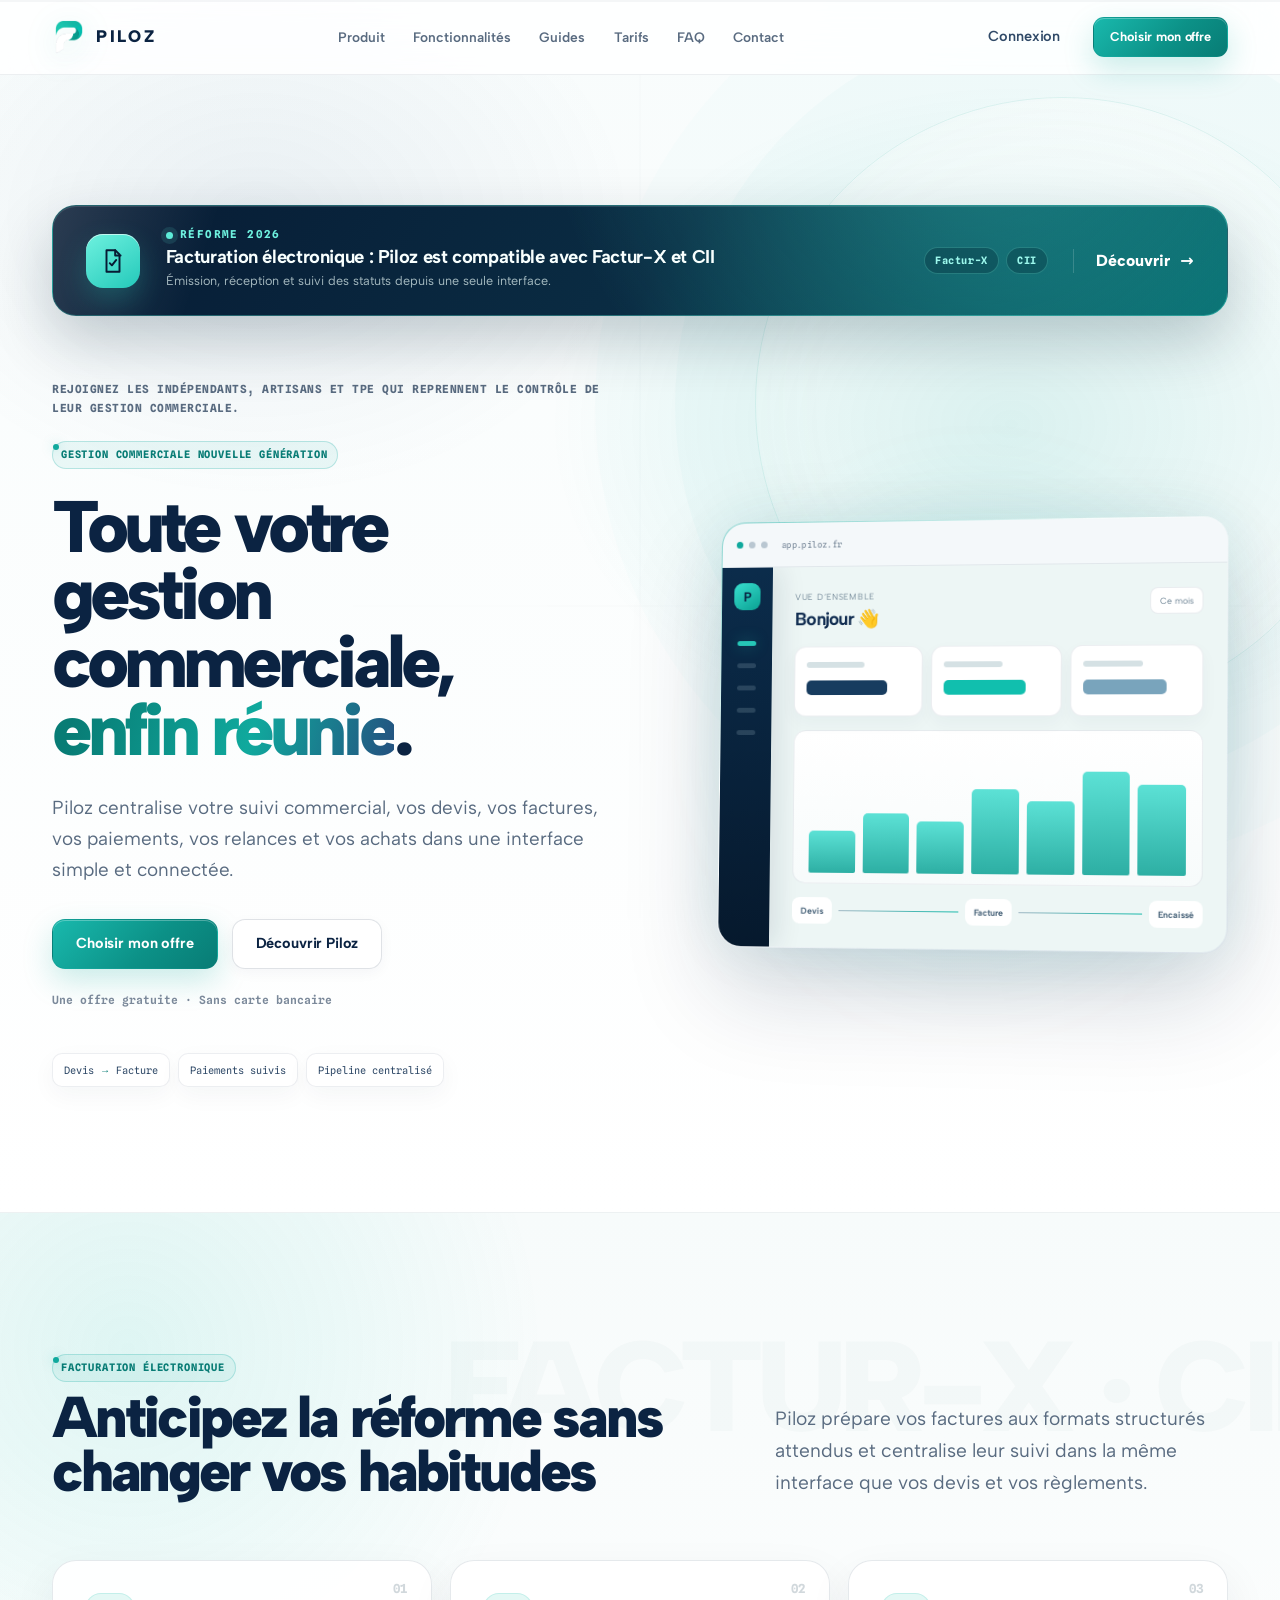
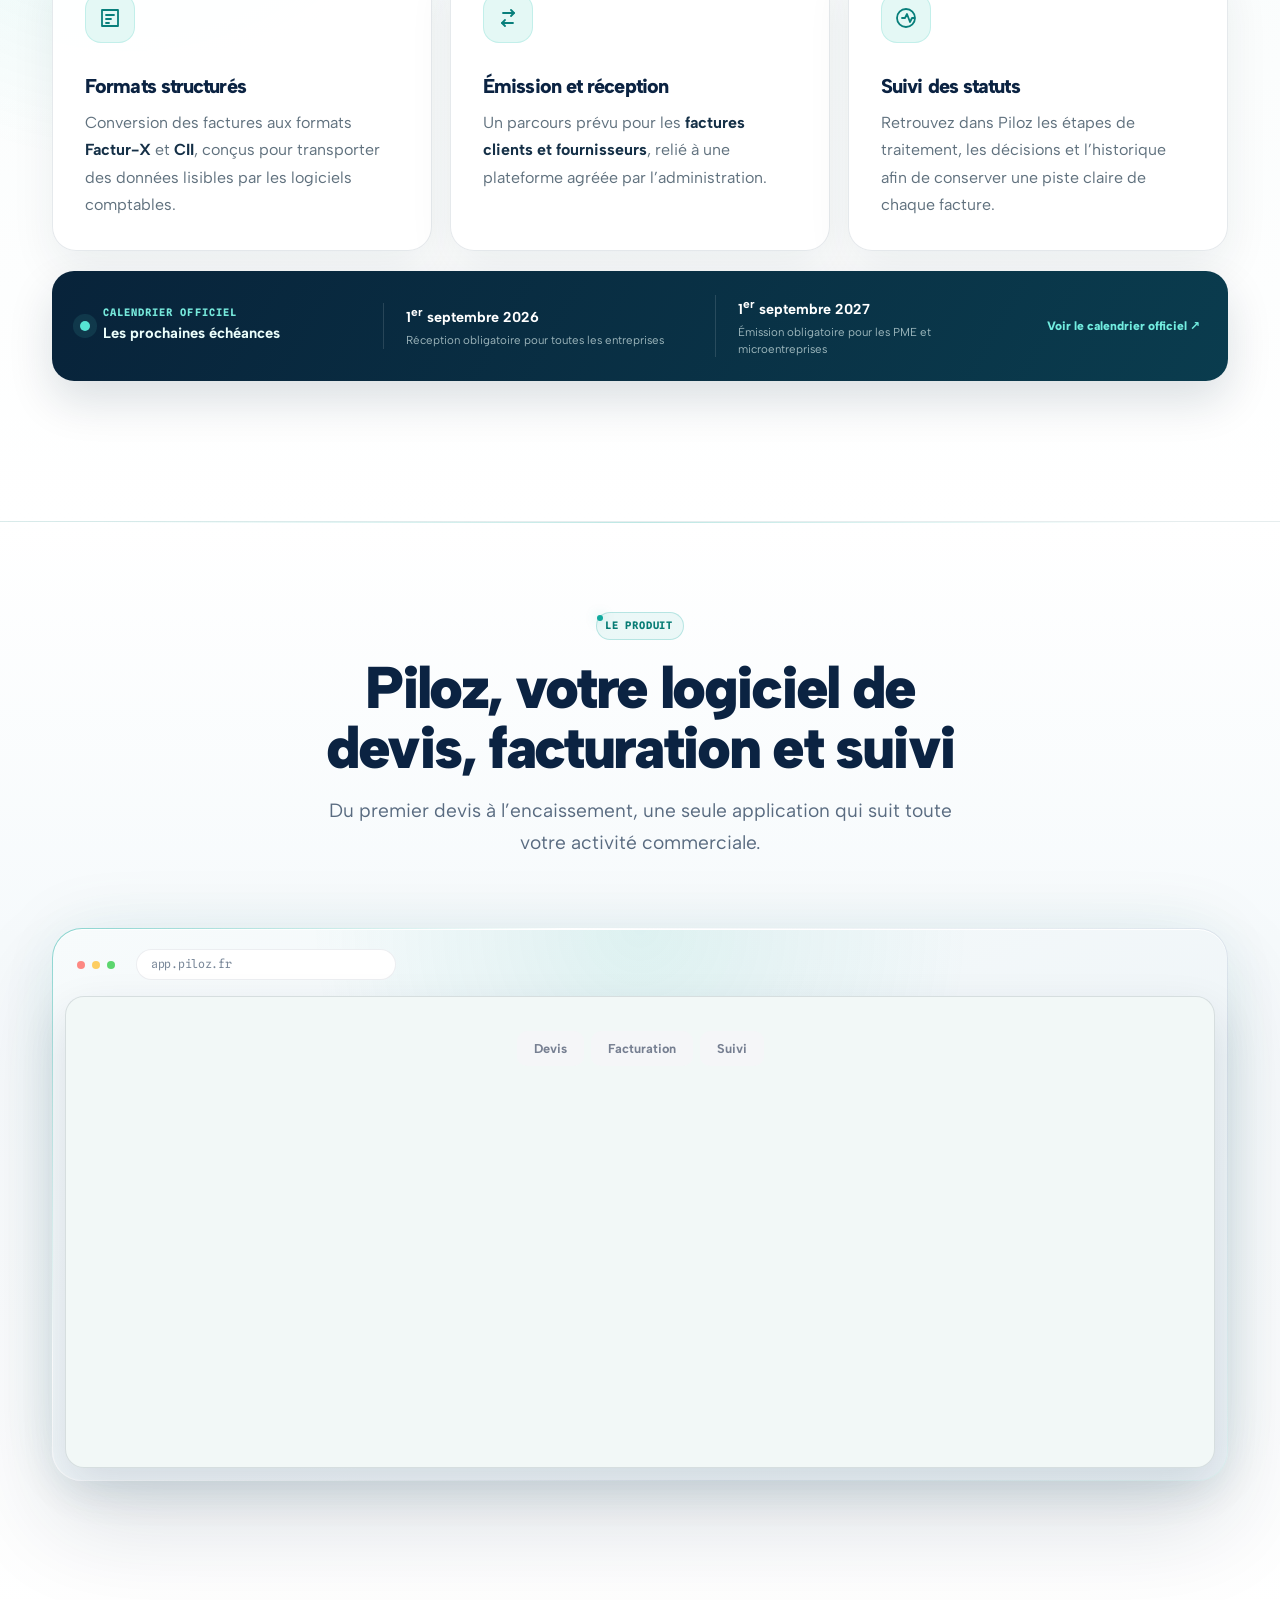
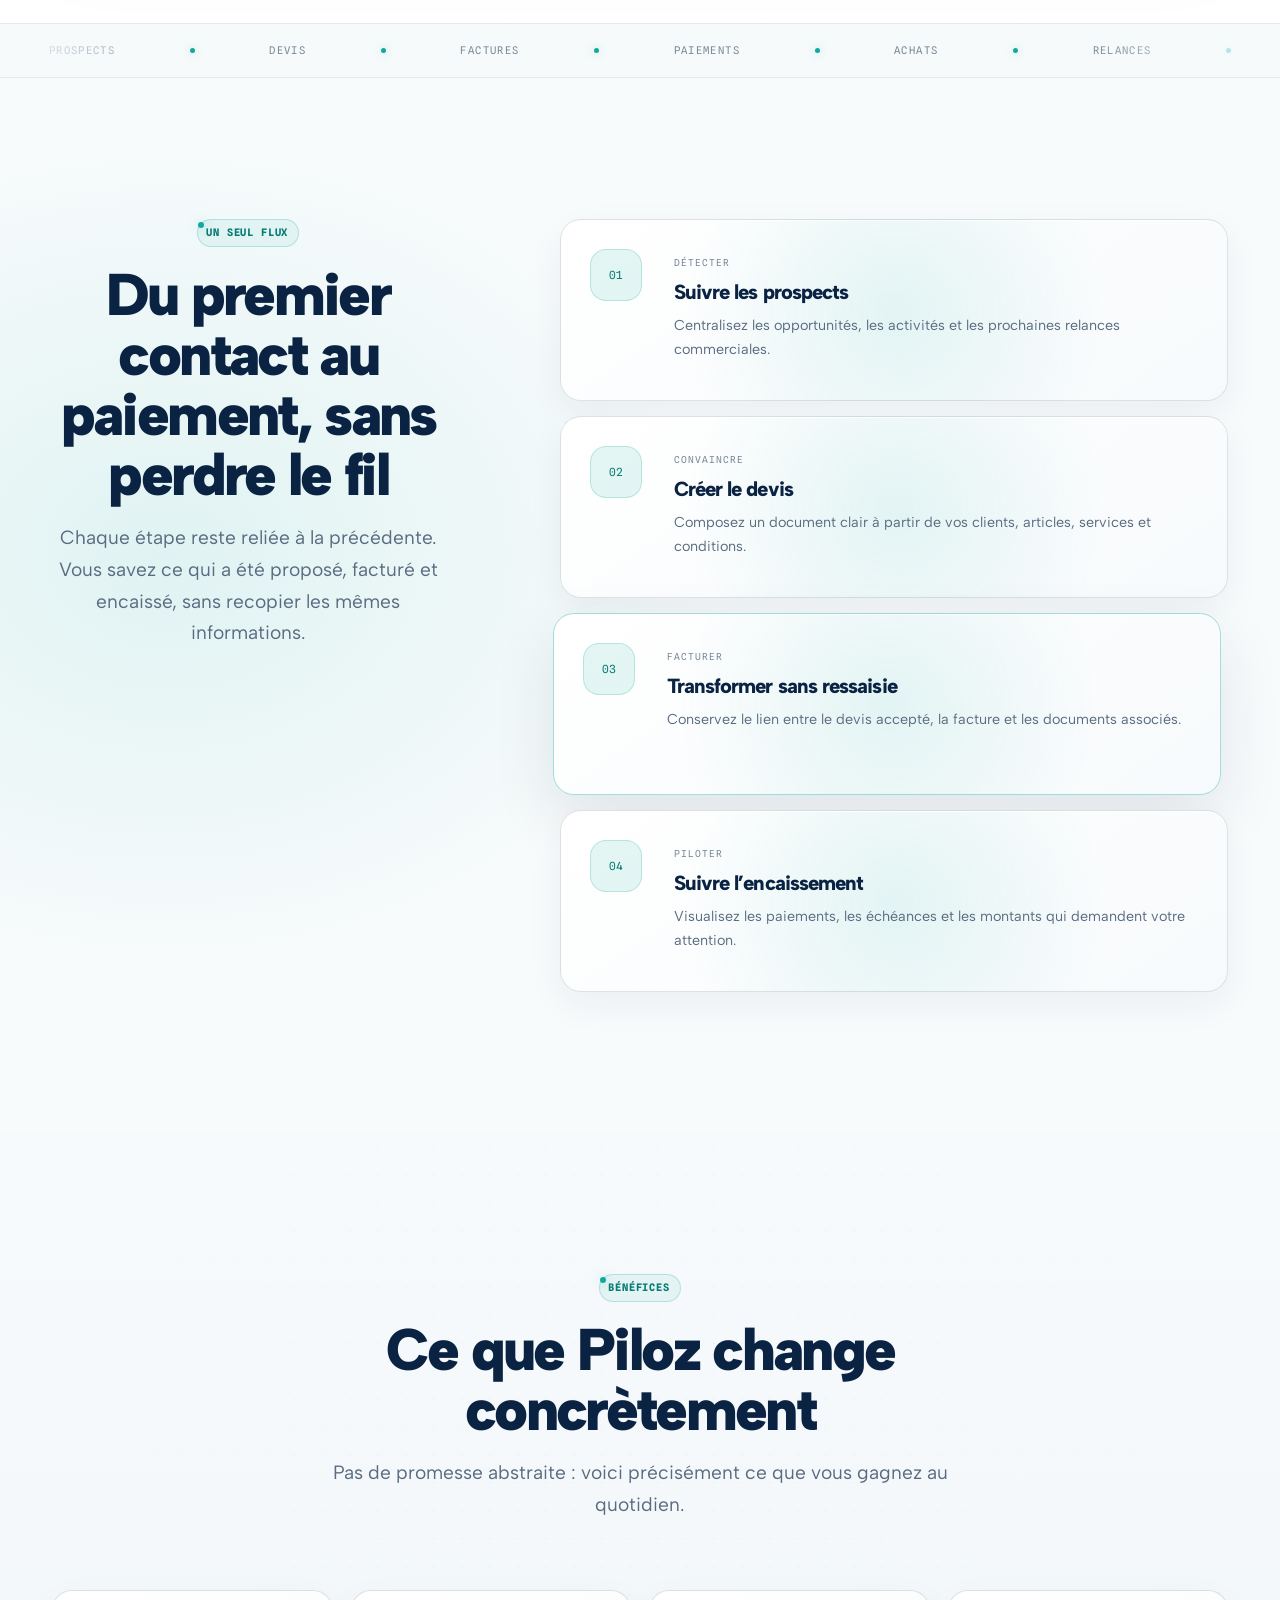
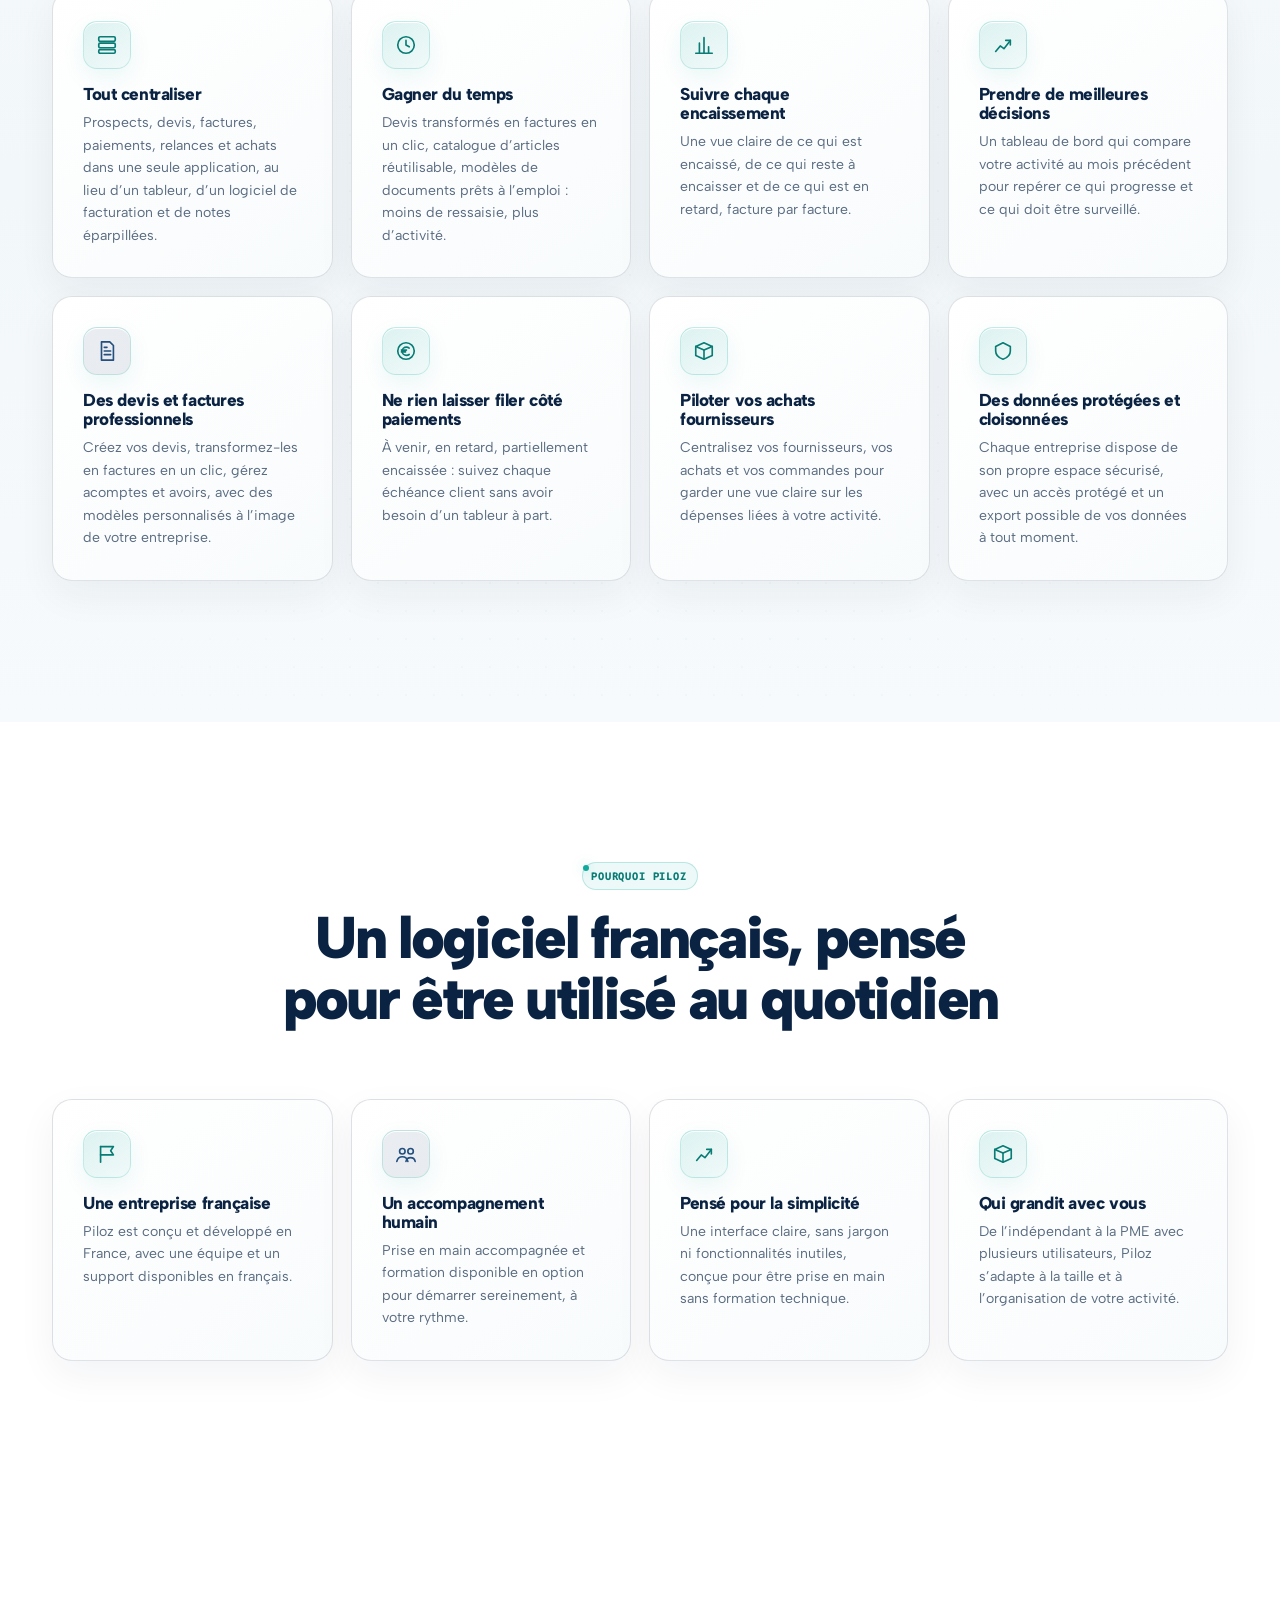
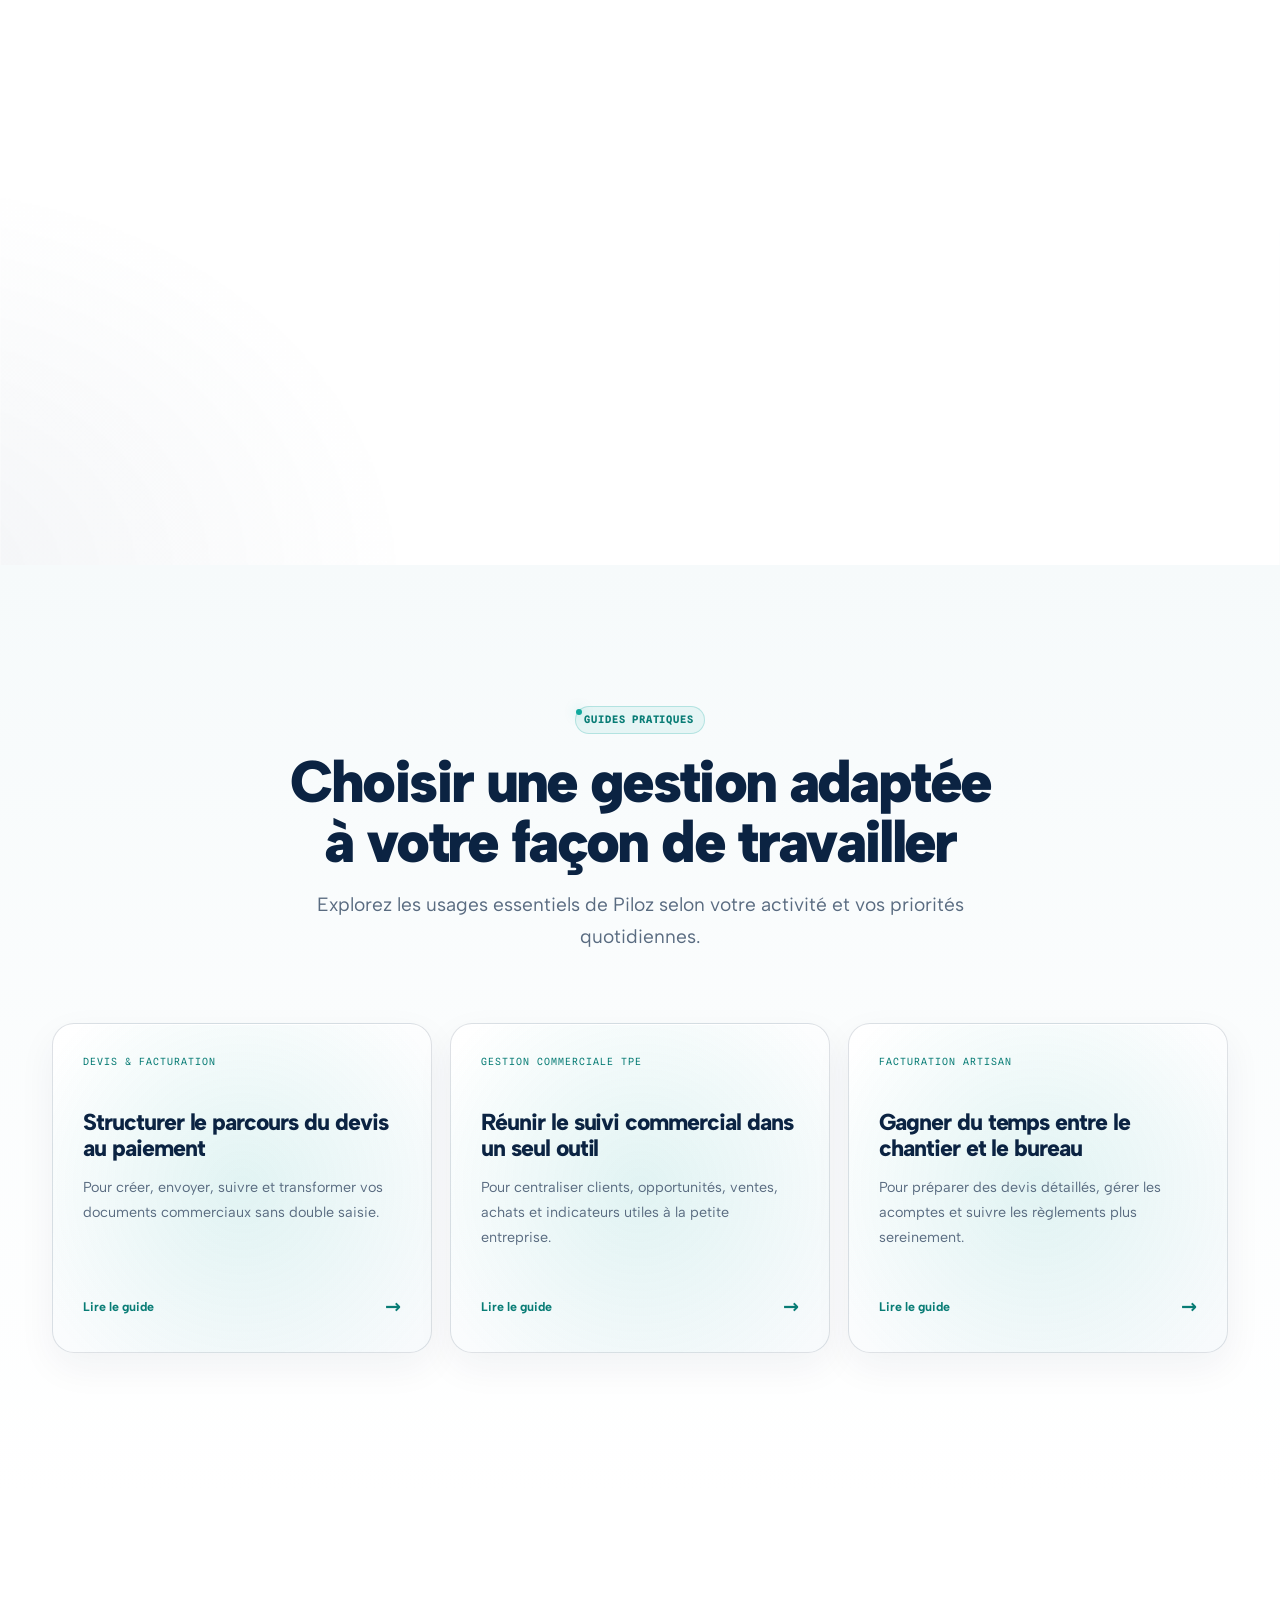
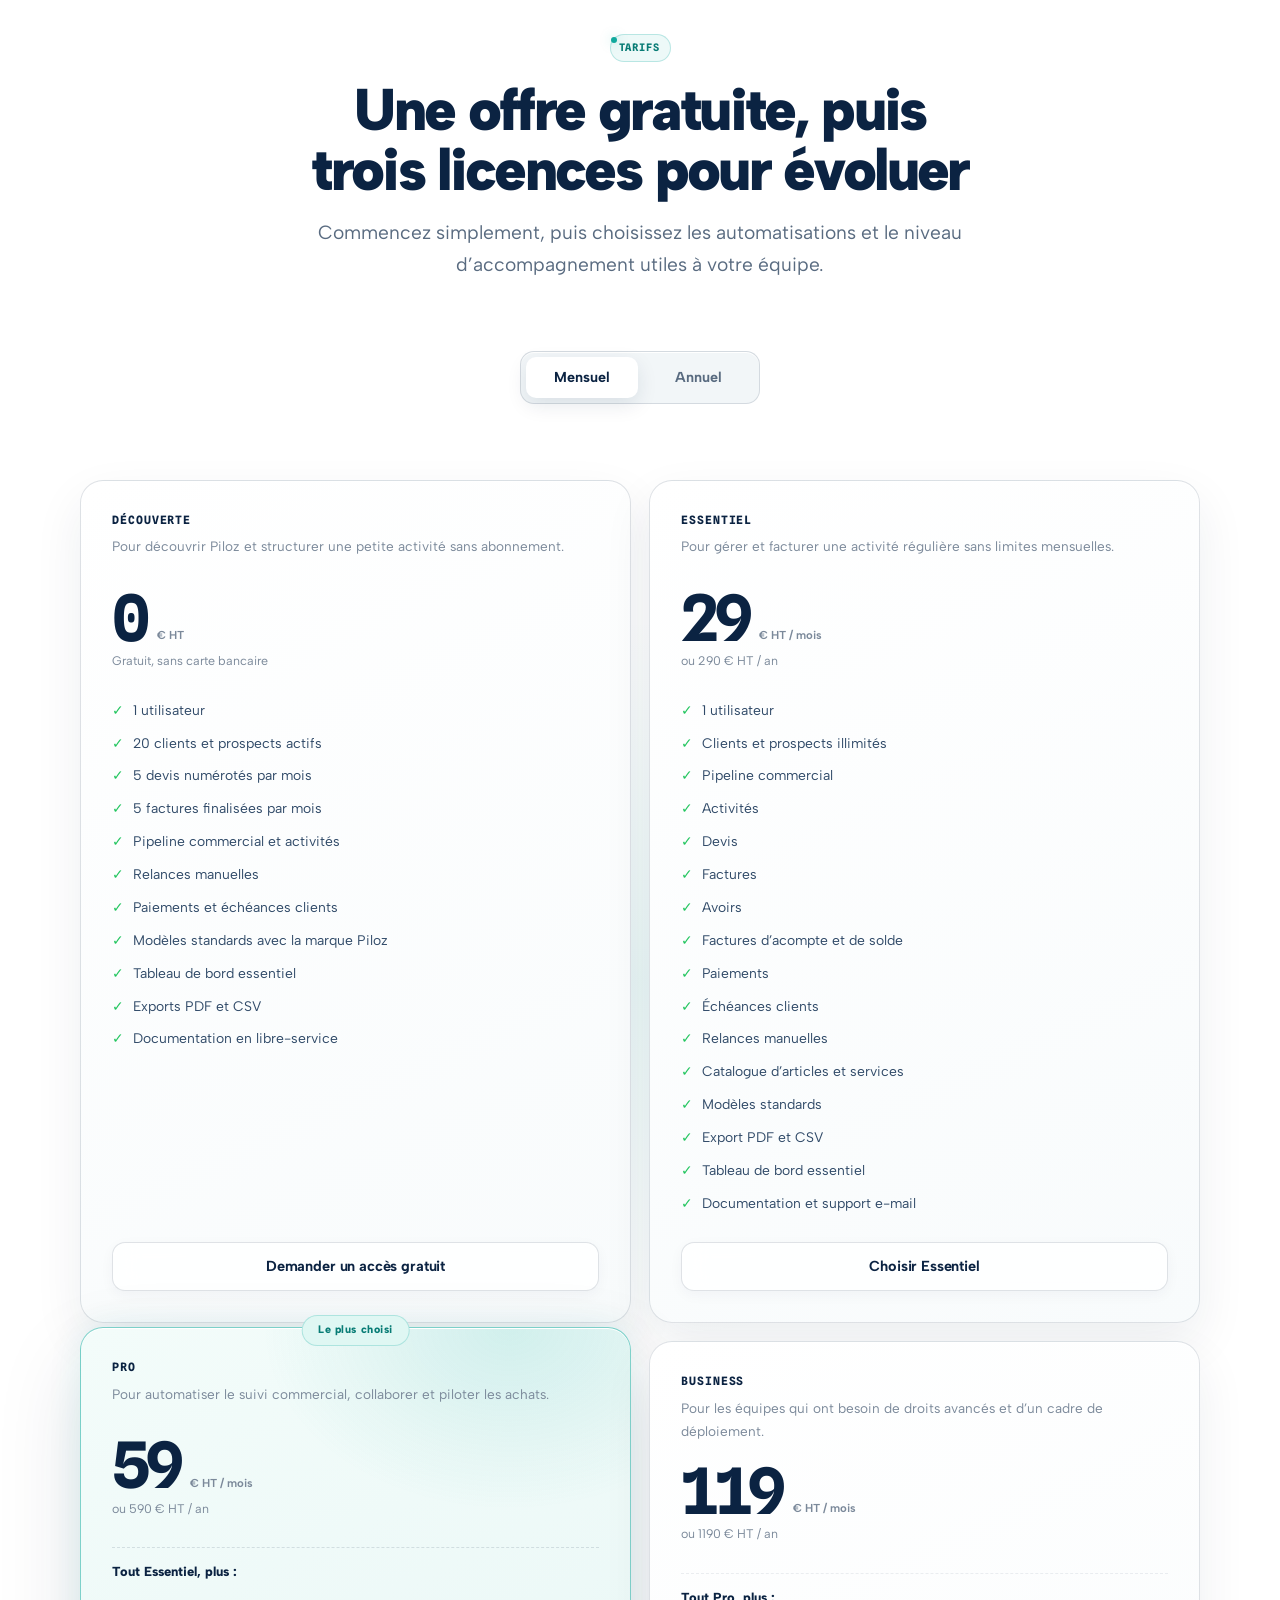
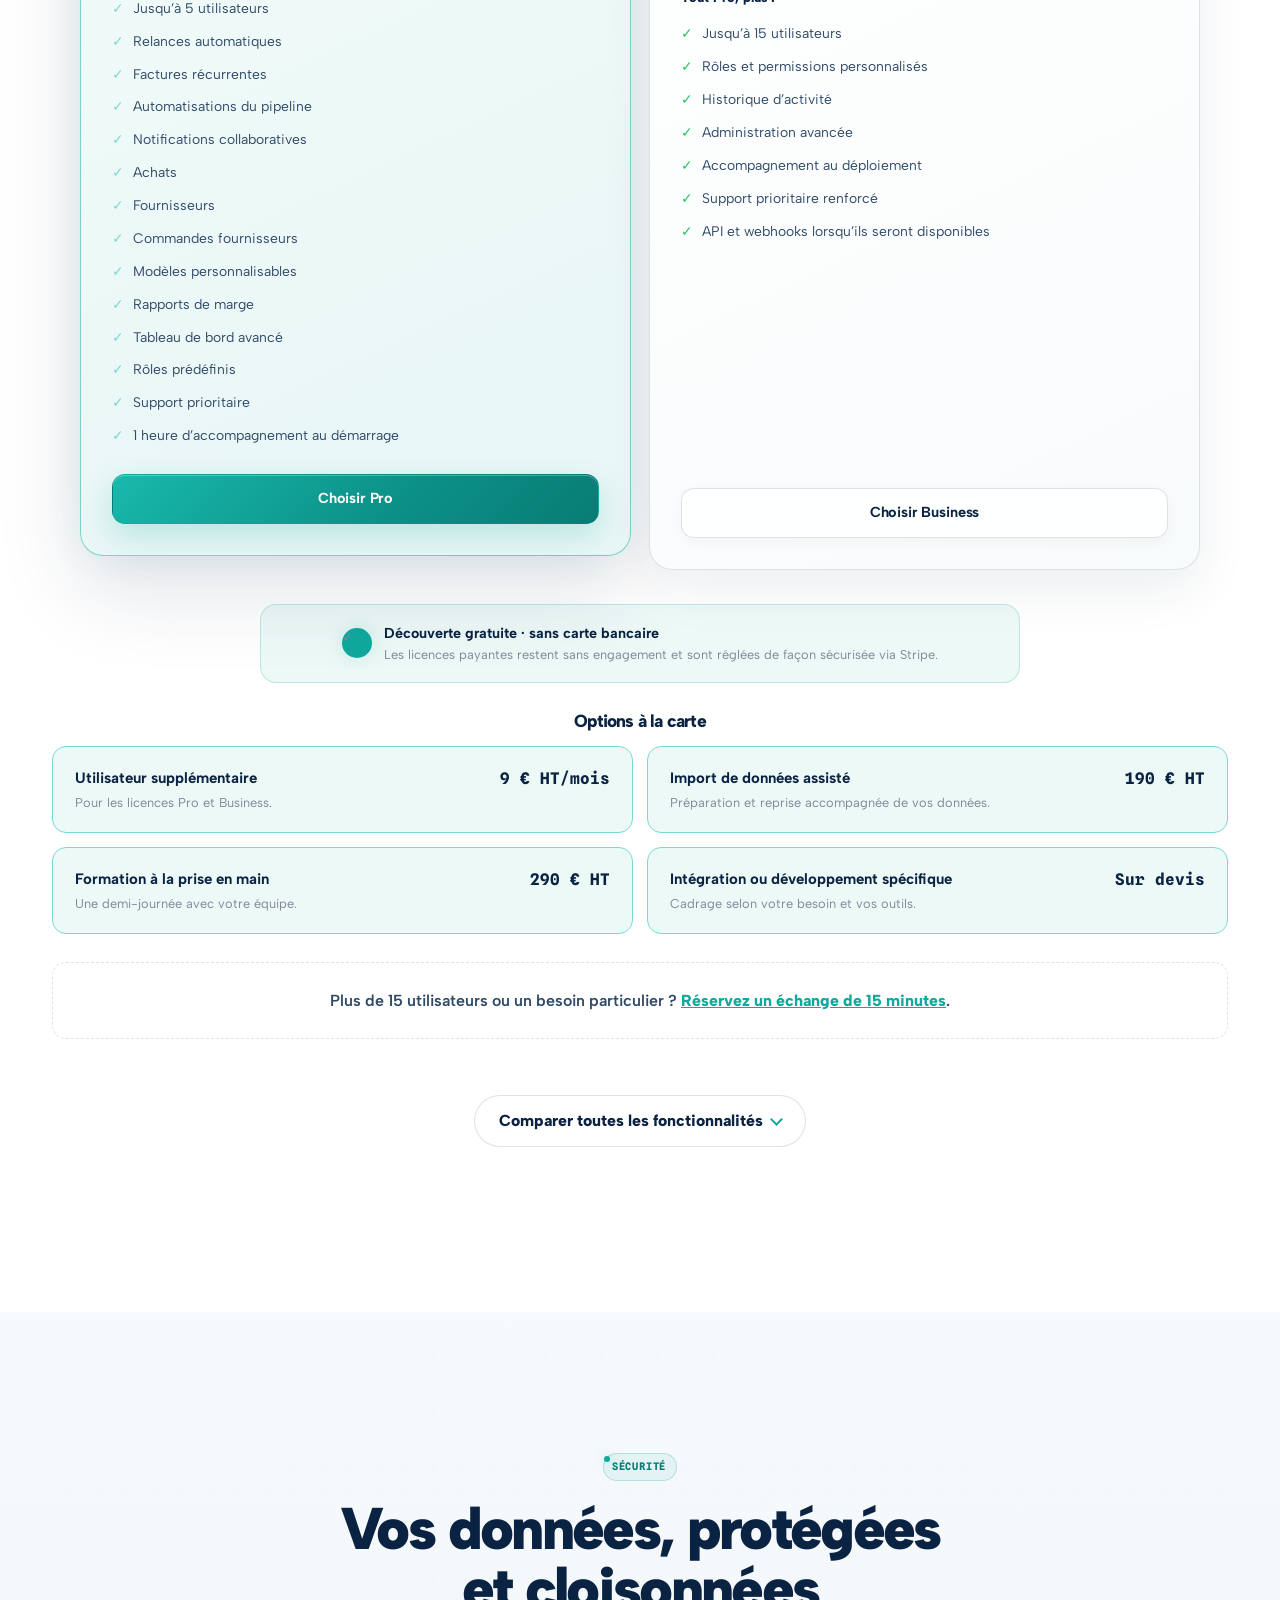
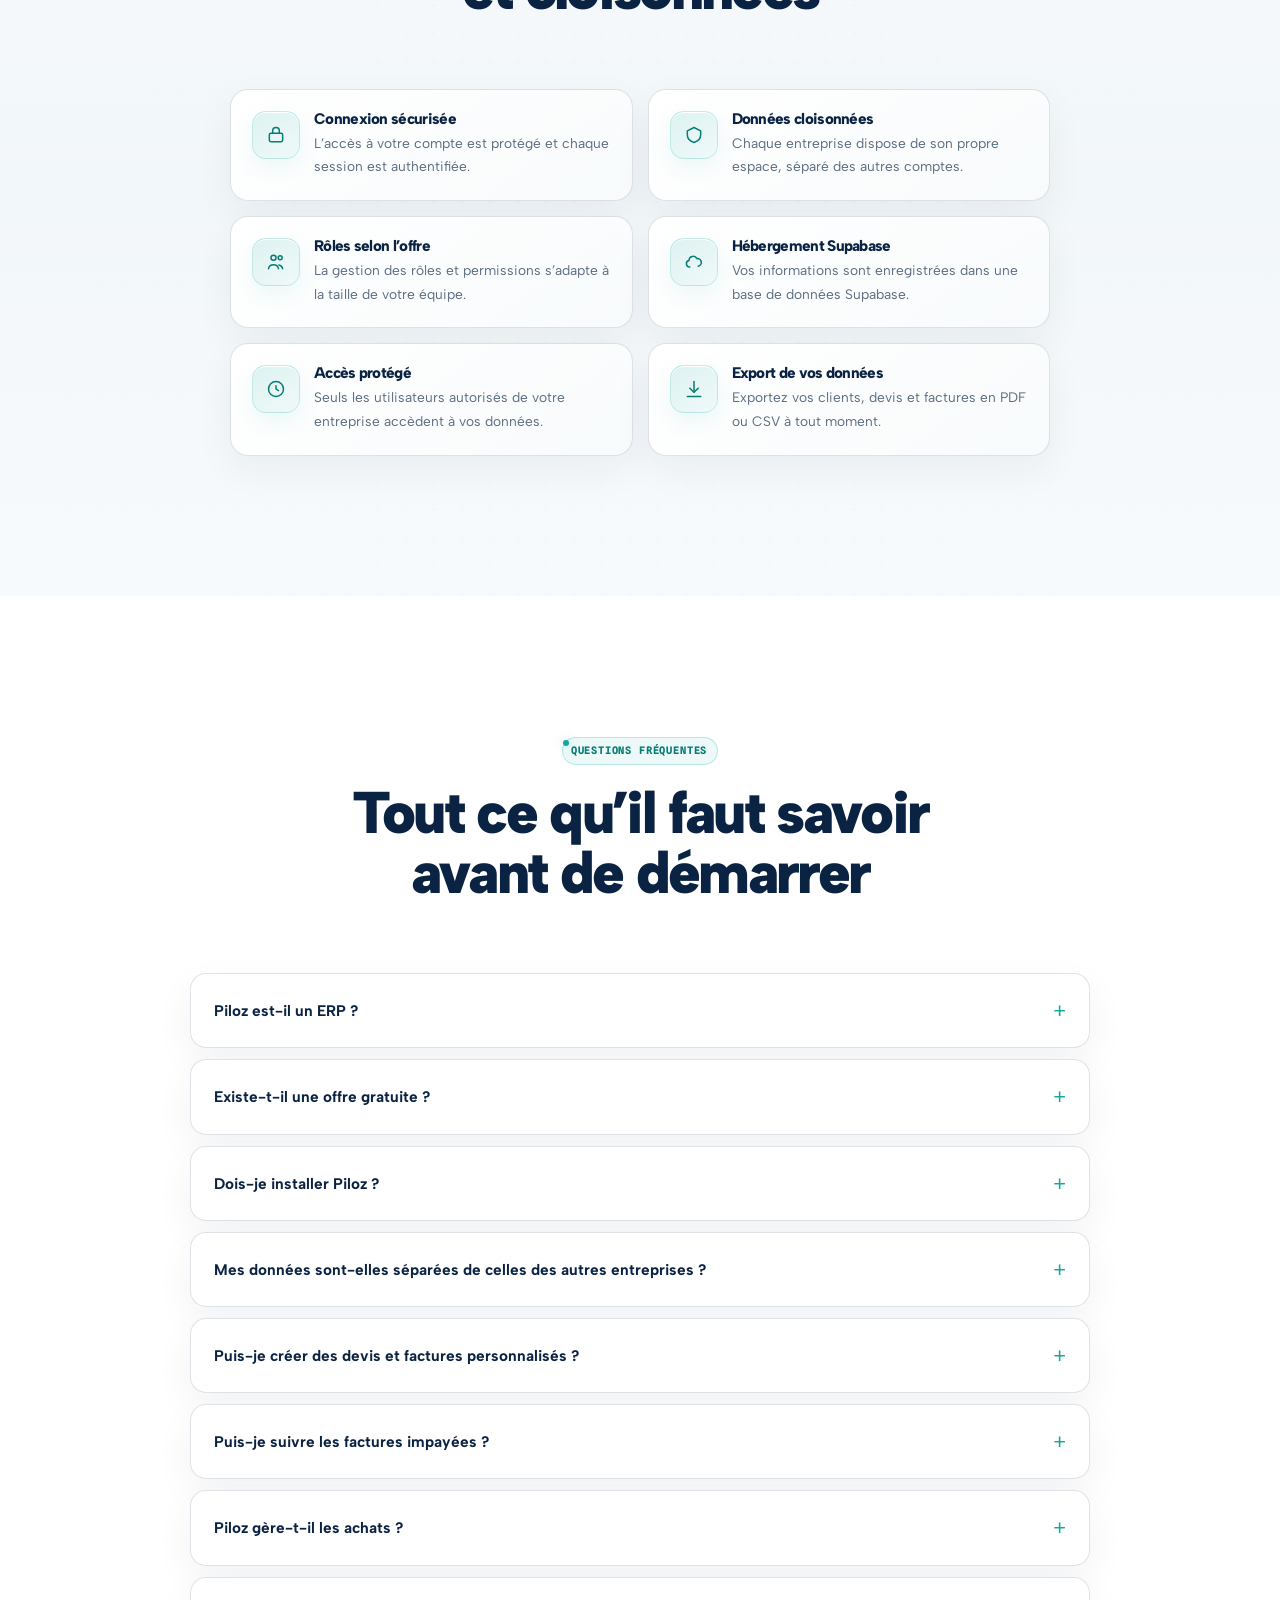
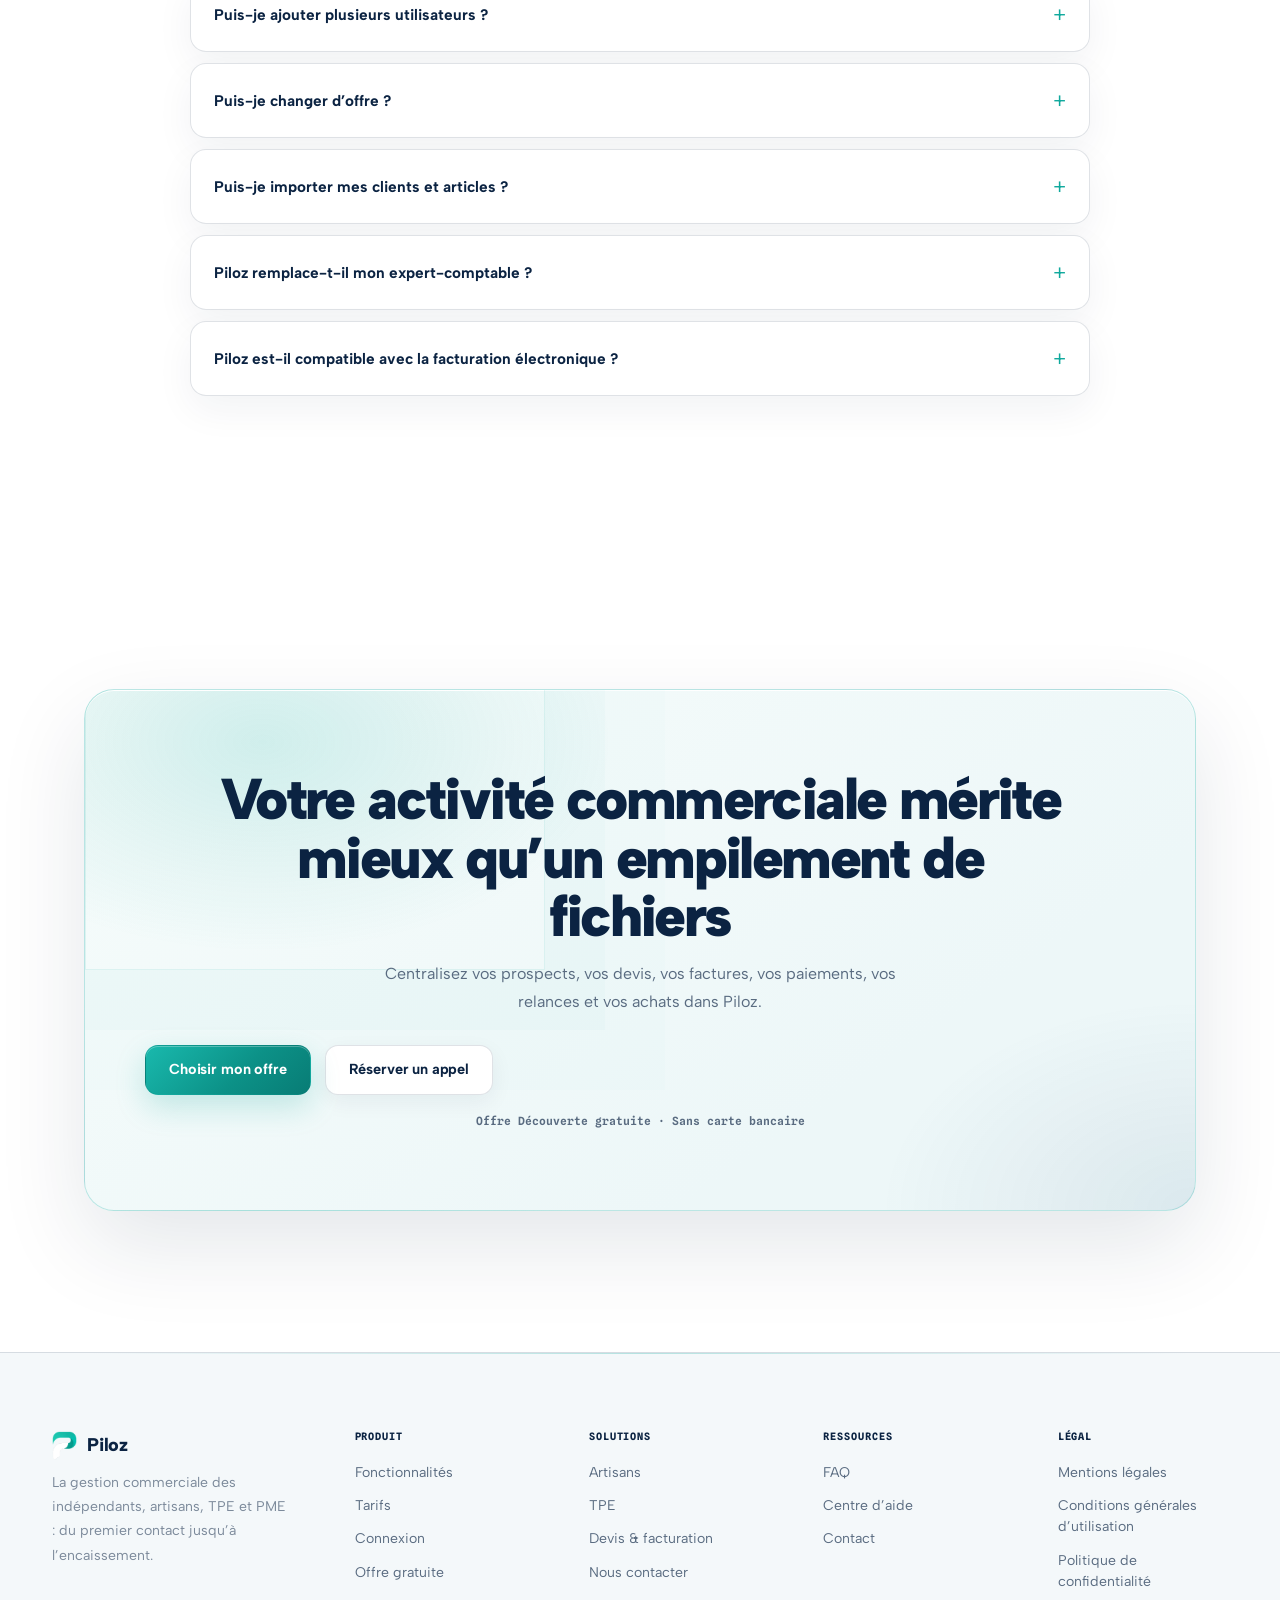
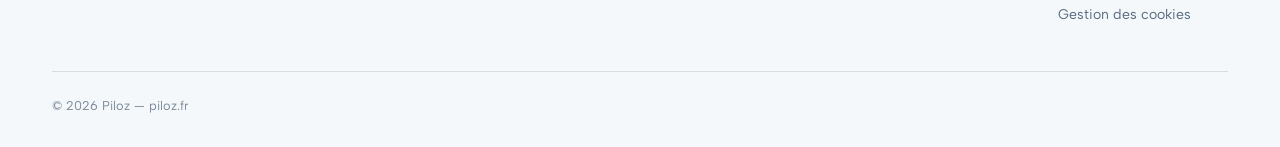
<file: index.html>
<!DOCTYPE html>
<html lang="fr">
<head>
<meta charset="UTF-8">
<meta name="viewport" content="width=device-width, initial-scale=1.0">
<title>Piloz | Logiciel de gestion commerciale pour TPE</title>
<meta name="description" content="Piloz, le logiciel de gestion commerciale pour TPE : devis, factures, paiements et préparation à la facturation électronique avec Factur-X et CII.">
<link rel="canonical" href="https://piloz.fr/">
<meta name="robots" content="index, follow">
<meta name="google-site-verification" content="h11PvtCBGR1wy1IvKnObylBNvqouRTTVnrMQ5WPAWYc">
<meta name="theme-color" content="#FFFFFF">
<meta name="color-scheme" content="light">
<link rel="icon" type="image/png" href="assets/icons/favicon-192.png">

<!-- Open Graph -->
<meta property="og:type" content="website">
<meta property="og:site_name" content="Piloz">
<meta property="og:locale" content="fr_FR">
<meta property="og:url" content="https://piloz.fr/">
<meta property="og:title" content="Piloz | Logiciel de gestion commerciale pour TPE">
<meta property="og:description" content="Gérez devis, factures et paiements, et préparez votre entreprise à la facturation électronique avec les formats Factur-X et CII.">
<meta property="og:image" content="https://piloz.fr/assets/images/og-image.png">
<meta property="og:image:type" content="image/png">
<meta property="og:image:width" content="1200">
<meta property="og:image:height" content="630">
<meta property="og:image:alt" content="Piloz, logiciel de gestion commerciale pour indépendants, artisans et TPE">
<meta name="twitter:card" content="summary_large_image">
<meta name="twitter:title" content="Piloz | Logiciel de gestion commerciale pour TPE">
<meta name="twitter:description" content="Gérez devis, factures et paiements, et préparez votre entreprise à la facturation électronique avec Factur-X et CII.">
<meta name="twitter:image" content="https://piloz.fr/assets/images/og-image.png">
<meta name="twitter:image:alt" content="Piloz, logiciel de gestion commerciale pour indépendants, artisans et TPE">
<meta name="color-scheme" content="light">

<link rel="preconnect" href="https://fonts.googleapis.com">
<link rel="preconnect" href="https://fonts.gstatic.com" crossorigin>
<link href="https://fonts.googleapis.com/css2?family=Albert+Sans:wght@400;500;600;700;800;900&family=Spline+Sans+Mono:wght@500;700&display=swap" rel="stylesheet">

<link rel="stylesheet" href="assets/css/variables.css">
<link rel="stylesheet" href="assets/css/base.css">
<link rel="stylesheet" href="assets/css/layout.css">
<link rel="stylesheet" href="assets/css/components.css?v=20260806.1">
<link rel="stylesheet" href="assets/css/animations.css">
<link rel="stylesheet" href="assets/css/responsive.css">
<link rel="stylesheet" href="assets/css/piloz-premium.css?v=20260729.1">

<script type="application/ld+json">
{
  "@context": "https://schema.org",
  "@type": "WebSite",
  "name": "Piloz",
  "url": "https://piloz.fr/"
}
</script>
<script type="application/ld+json">
{
  "@context": "https://schema.org",
  "@type": "Organization",
  "name": "Piloz",
  "url": "https://piloz.fr/",
  "logo": "https://piloz.fr/assets/images/brand-full.png",
  "email": "erp-piloz@outlook.com"
}
</script>
<script type="application/ld+json">
{
  "@context": "https://schema.org",
  "@type": "SoftwareApplication",
  "name": "Piloz",
  "url": "https://piloz.fr/",
  "applicationCategory": "BusinessApplication",
  "operatingSystem": "Web",
  "description": "Piloz est un logiciel de gestion commerciale qui centralise les prospects, les devis, les factures, les paiements et les achats dans une interface unique.",
  "offers": [
    {"@type": "Offer", "name": "Découverte", "price": "0", "priceCurrency": "EUR", "url": "https://piloz.fr/contact.html?offer=discovery"},
    {"@type": "Offer", "name": "Essentiel", "price": "29", "priceCurrency": "EUR", "url": "https://piloz.fr/checkout.html?plan=essential&billing=monthly"},
    {"@type": "Offer", "name": "Pro", "price": "59", "priceCurrency": "EUR", "url": "https://piloz.fr/checkout.html?plan=pro&billing=monthly"},
    {"@type": "Offer", "name": "Business", "price": "119", "priceCurrency": "EUR", "url": "https://piloz.fr/checkout.html?plan=business&billing=monthly"}
  ]
}
</script>
<script type="application/ld+json">
{
  "@context": "https://schema.org",
  "@type": "FAQPage",
  "mainEntity": [
    {"@type": "Question", "name": "Piloz est-il un ERP ?", "acceptedAnswer": {"@type": "Answer", "text": "Piloz est un logiciel de gestion commerciale pensé pour les indépendants, artisans et TPE : suivi commercial, devis, factures, paiements et achats. Il ne remplace pas une comptabilité complète, un logiciel de paie ou un outil de production."}},
    {"@type": "Question", "name": "Existe-t-il une offre gratuite ?", "acceptedAnswer": {"@type": "Answer", "text": "Oui. L’offre Découverte est gratuite et sans carte bancaire. Elle comprend 1 utilisateur, jusqu’à 20 clients et prospects actifs, 5 devis numérotés et 5 factures finalisées par mois. L’accès est proposé sur demande pendant le lancement."}},
    {"@type": "Question", "name": "Dois-je installer Piloz ?", "acceptedAnswer": {"@type": "Answer", "text": "Non, Piloz fonctionne directement dans votre navigateur, sans installation, sur ordinateur, tablette ou mobile."}},
    {"@type": "Question", "name": "Mes données sont-elles séparées de celles des autres entreprises ?", "acceptedAnswer": {"@type": "Answer", "text": "Oui, chaque entreprise dispose de son propre espace : vos clients, devis, factures et documents ne sont jamais mélangés avec ceux d’un autre compte."}},
    {"@type": "Question", "name": "Puis-je créer des devis et factures personnalisés ?", "acceptedAnswer": {"@type": "Answer", "text": "Oui, avec votre logo, vos couleurs, votre pied de page et vos coordonnées bancaires selon l’offre choisie."}},
    {"@type": "Question", "name": "Puis-je suivre les factures impayées ?", "acceptedAnswer": {"@type": "Answer", "text": "Oui, Piloz distingue les factures à venir, en retard, partiellement encaissées et encaissées."}},
    {"@type": "Question", "name": "Piloz gère-t-il les achats ?", "acceptedAnswer": {"@type": "Answer", "text": "Oui à partir de l’offre Pro : fournisseurs, achats et commandes fournisseurs sont réunis dans le même espace que le suivi commercial."}},
    {"@type": "Question", "name": "Puis-je ajouter plusieurs utilisateurs ?", "acceptedAnswer": {"@type": "Answer", "text": "Oui, à partir de l’offre Pro, jusqu’à 5 utilisateurs, et jusqu’à 15 utilisateurs avec l’offre Business."}},
    {"@type": "Question", "name": "Puis-je changer d’offre ?", "acceptedAnswer": {"@type": "Answer", "text": "Oui, vous pouvez changer d’offre à tout moment depuis votre compte."}},
    {"@type": "Question", "name": "Puis-je importer mes clients et articles ?", "acceptedAnswer": {"@type": "Answer", "text": "Oui, vous pouvez importer vos clients et vos articles pour démarrer sans ressaisie."}},
    {"@type": "Question", "name": "Piloz remplace-t-il mon expert-comptable ?", "acceptedAnswer": {"@type": "Answer", "text": "Piloz facilite la gestion commerciale et la préparation des données, mais ne remplace pas l’accompagnement comptable ou juridique d’un professionnel."}},
    {"@type": "Question", "name": "Piloz est-il compatible avec la facturation électronique ?", "acceptedAnswer": {"@type": "Answer", "text": "Piloz prend en charge les formats Factur-X et CII et la connexion à une plateforme agréée pour l’émission, la réception et le suivi des factures électroniques."}}
  ]
}
</script>
</head>
<body>

<a class="skip-link" href="#contenu">Aller au contenu</a>
<div class="scroll-progress" aria-hidden="true"><span></span></div>

<header class="site-nav">
  <div class="container nav-inner">
    <a class="brand" href="#hero"><img src="assets/images/brand-full.png" alt="Piloz" class="brand-logo"></a>
    <nav class="nav-links" aria-label="Navigation principale">
      <a href="#produit">Produit</a>
      <a href="#fonctionnalites">Fonctionnalités</a>
      <a href="#guides">Guides</a>
      <a href="#tarifs">Tarifs</a>
      <a href="#faq">FAQ</a>
      <a href="contact.html">Contact</a>
    </nav>
    <div class="nav-actions">
      <a class="btn btn-ghost" href="https://app.piloz.fr/?mode=login">Connexion</a>
      <a class="btn btn-primary btn-sm" href="#tarifs">Choisir mon offre</a>
    </div>
    <button class="nav-toggle" id="nav-toggle" aria-expanded="false" aria-controls="mobile-menu" aria-label="Ouvrir le menu"><span></span></button>
  </div>
  <nav class="mobile-menu" id="mobile-menu" aria-label="Navigation mobile">
    <a href="#produit">Produit</a>
    <a href="#fonctionnalites">Fonctionnalités</a>
    <a href="#guides">Guides</a>
    <a href="#tarifs">Tarifs</a>
    <a href="#faq">FAQ</a>
    <a href="contact.html">Contact</a>
    <div class="nav-actions">
      <a class="btn btn-outline btn-block" href="https://app.piloz.fr/?mode=login">Connexion</a>
      <a class="btn btn-primary btn-block" href="#tarifs">Choisir mon offre</a>
    </div>
  </nav>
</header>

<main id="contenu">

  <!-- HERO -->
  <section class="hero" id="hero">
    <div class="container einvoice-banner-wrap">
      <a class="einvoice-banner" href="#facturation-electronique" aria-label="Découvrir la compatibilité de Piloz avec la facturation électronique">
        <span class="einvoice-banner-icon" aria-hidden="true">
          <svg width="26" height="26" viewBox="0 0 24 24" fill="none" stroke="currentColor" stroke-width="1.8" stroke-linecap="round" stroke-linejoin="round"><path d="M6 2h8l4 4v16H6z"/><path d="M14 2v5h5"/><path d="m9 14 2 2 4-5"/></svg>
        </span>
        <span class="einvoice-banner-copy">
          <span class="einvoice-banner-kicker"><i></i> Réforme 2026</span>
          <strong>Facturation électronique : Piloz est compatible avec Factur-X et CII</strong>
          <small>Émission, réception et suivi des statuts depuis une seule interface.</small>
        </span>
        <span class="einvoice-banner-tags" aria-hidden="true"><b>Factur-X</b><b>CII</b></span>
        <span class="einvoice-banner-cta">Découvrir <i>→</i></span>
      </a>
    </div>
    <div class="container hero-inner">
      <div class="hero-copy">
        <p class="hero-hook">Rejoignez les indépendants, artisans et TPE qui reprennent le contrôle de leur gestion commerciale.</p>
        <span class="eyebrow">Gestion commerciale nouvelle génération</span>
        <h1>Toute votre gestion commerciale, <em>enfin réunie</em>.</h1>
        <p class="lede">Piloz centralise votre suivi commercial, vos devis, vos factures, vos paiements, vos relances et vos achats dans une interface simple et connectée.</p>
        <div class="hero-actions">
          <a class="btn btn-primary" href="#tarifs">Choisir mon offre</a>
          <a class="btn btn-outline" href="#produit">Découvrir Piloz</a>
        </div>
        <span class="hero-meta">Une offre gratuite · Sans carte bancaire</span>
        <div class="hero-atlas" aria-hidden="true">
          <span>Devis <i>→</i> Facture</span>
          <span>Paiements suivis</span>
          <span>Pipeline centralisé</span>
        </div>
      </div>
      <div class="hero-console" aria-hidden="true">
        <div class="hero-console-bar"><i></i><i></i><i></i><span>app.piloz.fr</span></div>
        <div class="hero-console-shell">
          <aside><b>P</b><i></i><i></i><i></i><i></i><i></i></aside>
          <div class="hero-console-content">
            <header><div><small>Vue d’ensemble</small><strong>Bonjour 👋</strong></div><span>Ce mois</span></header>
            <div class="hero-console-metrics"><i></i><i></i><i></i></div>
            <div class="hero-console-chart"><b></b><b></b><b></b><b></b><b></b><b></b><b></b></div>
            <div class="hero-console-flow"><span>Devis</span><i></i><span>Facture</span><i></i><span>Encaissé</span></div>
          </div>
        </div>
      </div>
    </div>
  </section>

  <!-- FACTURATION ÉLECTRONIQUE -->
  <section class="section einvoice-section" id="facturation-electronique">
    <div class="container">
      <div class="einvoice-heading">
        <div>
          <span class="eyebrow">Facturation électronique</span>
          <h2>Anticipez la réforme sans changer vos habitudes</h2>
        </div>
        <p class="lede">Piloz prépare vos factures aux formats structurés attendus et centralise leur suivi dans la même interface que vos devis et vos règlements.</p>
      </div>

      <div class="einvoice-grid">
        <article class="einvoice-card">
          <span class="einvoice-card-number">01</span>
          <div class="einvoice-card-icon" aria-hidden="true"><svg width="24" height="24" viewBox="0 0 24 24" fill="none" stroke="currentColor" stroke-width="1.8" stroke-linecap="round" stroke-linejoin="round"><path d="M4 4h16v16H4z"/><path d="M8 9h8M8 13h5M8 17h3"/></svg></div>
          <h3>Formats structurés</h3>
          <p>Conversion des factures aux formats <strong>Factur-X</strong> et <strong>CII</strong>, conçus pour transporter des données lisibles par les logiciels comptables.</p>
        </article>
        <article class="einvoice-card">
          <span class="einvoice-card-number">02</span>
          <div class="einvoice-card-icon" aria-hidden="true"><svg width="24" height="24" viewBox="0 0 24 24" fill="none" stroke="currentColor" stroke-width="1.8" stroke-linecap="round" stroke-linejoin="round"><path d="M7 7h11l-3-3"/><path d="m18 7-3 3"/><path d="M17 17H6l3 3"/><path d="m6 17 3-3"/></svg></div>
          <h3>Émission et réception</h3>
          <p>Un parcours prévu pour les <strong>factures clients et fournisseurs</strong>, relié à une plateforme agréée par l’administration.</p>
        </article>
        <article class="einvoice-card">
          <span class="einvoice-card-number">03</span>
          <div class="einvoice-card-icon" aria-hidden="true"><svg width="24" height="24" viewBox="0 0 24 24" fill="none" stroke="currentColor" stroke-width="1.8" stroke-linecap="round" stroke-linejoin="round"><circle cx="12" cy="12" r="9"/><path d="M8 12h3l2-4 3 8 2-4h2"/></svg></div>
          <h3>Suivi des statuts</h3>
          <p>Retrouvez dans Piloz les étapes de traitement, les décisions et l’historique afin de conserver une piste claire de chaque facture.</p>
        </article>
      </div>

      <div class="einvoice-timeline">
        <div class="einvoice-timeline-title">
          <span class="einvoice-pulse" aria-hidden="true"></span>
          <div><small>Calendrier officiel</small><strong>Les prochaines échéances</strong></div>
        </div>
        <div class="einvoice-deadline"><strong>1<sup>er</sup> septembre 2026</strong><span>Réception obligatoire pour toutes les entreprises</span></div>
        <div class="einvoice-deadline"><strong>1<sup>er</sup> septembre 2027</strong><span>Émission obligatoire pour les PME et microentreprises</span></div>
        <a href="https://www.economie.gouv.fr/tout-savoir-sur-la-facturation-electronique-pour-les-entreprises" target="_blank" rel="noopener noreferrer">Voir le calendrier officiel <span aria-hidden="true">↗</span></a>
      </div>

    </div>
  </section>

  <!-- APERÇU ANIMÉ DU PRODUIT -->
  <section class="section" id="produit">
    <div class="container">
      <div class="section-head">
        <span class="eyebrow">Le produit</span>
        <h2>Piloz, votre logiciel de devis, facturation et suivi</h2>
        <p class="lede">Du premier devis à l’encaissement, une seule application qui suit toute votre activité commerciale.</p>
      </div>

      <div class="device-wrap reveal">
        <div class="device-frame">
          <div class="device-bar">
            <i></i><i></i><i></i>
            <span class="url-pill mono">app.piloz.fr</span>
          </div>
          <div class="device-screen">
            <div class="showcase" id="showcase">
              <div class="phase-tabs" aria-hidden="true">
                <span data-phase="devis">Devis</span>
                <span data-phase="facture">Facturation</span>
                <span data-phase="suivi">Suivi</span>
              </div>

              <div class="showcase-stage">
                <div class="showcase-phase" data-phase="devis">
                  <div class="app-view-head"><h4>Devis DEV-2026-041</h4><span class="doc-status">Brouillon</span></div>
                  <div class="doc-panel">
                    <div class="doc-editor">
                      <div class="doc-row shown"><span>Client</span><b>Atelier Dupuis</b></div>
                      <div class="doc-row shown"><span>Prestation de conseil</span><b>1 × 850,00 €</b></div>
                      <div class="doc-row shown"><span>TVA</span><b>20 %</b></div>
                      <div class="doc-total"><span>Total TTC</span><span>1 020,00 €</span></div>
                    </div>
                    <div class="doc-actions">
                      <button class="doc-mini-btn" type="button">Aperçu PDF</button>
                      <button class="doc-mini-btn" type="button">Envoyer au client</button>
                    </div>
                  </div>
                </div>

                <div class="showcase-phase" data-phase="facture">
                  <div class="app-view-head"><h4>Facture FAC-2026-014</h4><span class="doc-status status-wait">À encaisser</span></div>
                  <div class="doc-panel">
                    <div class="doc-editor">
                      <div class="doc-row shown"><span>Client</span><b>Atelier Dupuis</b></div>
                      <div class="doc-row shown"><span>Origine</span><b>Devis DEV-2026-041</b></div>
                      <div class="doc-row shown"><span>Échéance</span><b>30 jours</b></div>
                      <div class="doc-total"><span>Total TTC</span><span>1 020,00 €</span></div>
                    </div>
                    <div class="doc-actions">
                      <button class="doc-mini-btn" type="button">Enregistrer un paiement</button>
                      <button class="doc-mini-btn" type="button">Télécharger le PDF</button>
                    </div>
                  </div>
                </div>

                <div class="showcase-phase" data-phase="suivi">
                  <div class="app-view-head"><h4>Suivi de votre activité</h4><span class="app-pill">Ce mois-ci</span></div>
                  <div class="kpi-row">
                    <div class="kpi-tile"><label>Chiffre d’affaires</label><b>18 450 €</b><span class="trend up">+12 %</span></div>
                    <div class="kpi-tile"><label>Encaissé</label><b>14 200 €</b><span class="trend up">+8 %</span></div>
                    <div class="kpi-tile"><label>Reste à encaisser</label><b>4 250 €</b></div>
                    <div class="kpi-tile"><label>Factures en retard</label><b>2</b><span class="trend down">-1</span></div>
                  </div>
                  <div class="chart-card">
                    <svg viewBox="0 0 300 70" width="100%" height="70" preserveAspectRatio="none">
                      <path class="chart-line" d="M0,55 L50,48 L100,50 L150,30 L200,34 L250,16 L300,12" fill="none" stroke="#14B8AA" stroke-width="3" stroke-linecap="round" stroke-linejoin="round"/>
                    </svg>
                  </div>
                </div>
              </div>
            </div>
          </div>
        </div>
      </div>
    </div>
  </section>

  <div class="signal-marquee" aria-label="Les modules réunis dans Piloz">
    <div class="signal-marquee-track" aria-hidden="true">
      <div class="signal-marquee-group"><span>Prospects</span><i></i><span>Devis</span><i></i><span>Factures</span><i></i><span>Paiements</span><i></i><span>Achats</span><i></i><span>Relances</span><i></i></div>
      <div class="signal-marquee-group"><span>Prospects</span><i></i><span>Devis</span><i></i><span>Factures</span><i></i><span>Paiements</span><i></i><span>Achats</span><i></i><span>Relances</span><i></i></div>
    </div>
  </div>

  <section class="section journey-section" id="flux" data-scene>
    <div class="container">
      <div class="section-head journey-head">
        <span class="eyebrow">Un seul flux</span>
        <h2>Du premier contact au paiement, sans perdre le fil</h2>
        <p class="lede">Chaque étape reste reliée à la précédente. Vous savez ce qui a été proposé, facturé et encaissé, sans recopier les mêmes informations.</p>
      </div>
      <ol class="journey-grid">
        <li class="journey-card" data-scene-step="1"><span>01</span><div><small>Détecter</small><h3>Suivre les prospects</h3><p>Centralisez les opportunités, les activités et les prochaines relances commerciales.</p></div></li>
        <li class="journey-card" data-scene-step="2"><span>02</span><div><small>Convaincre</small><h3>Créer le devis</h3><p>Composez un document clair à partir de vos clients, articles, services et conditions.</p></div></li>
        <li class="journey-card" data-scene-step="3"><span>03</span><div><small>Facturer</small><h3>Transformer sans ressaisie</h3><p>Conservez le lien entre le devis accepté, la facture et les documents associés.</p></div></li>
        <li class="journey-card" data-scene-step="4"><span>04</span><div><small>Piloter</small><h3>Suivre l’encaissement</h3><p>Visualisez les paiements, les échéances et les montants qui demandent votre attention.</p></div></li>
      </ol>
    </div>
  </section>

  <!-- BÉNÉFICES -->
  <section class="section section-alt" id="fonctionnalites">
    <div class="container">
      <div class="section-head">
        <span class="eyebrow">Bénéfices</span>
        <h2>Ce que Piloz change concrètement</h2>
        <p class="lede">Pas de promesse abstraite : voici précisément ce que vous gagnez au quotidien.</p>
      </div>
      <div class="grid-auto reveal-stagger">
        <div class="feature-card">
          <div class="feature-icon"><svg width="22" height="22" viewBox="0 0 24 24" fill="none" stroke="currentColor" stroke-width="1.8" stroke-linecap="round" stroke-linejoin="round"><rect x="3" y="3" width="18" height="5" rx="1.4"/><rect x="3" y="10" width="18" height="5" rx="1.4"/><rect x="3" y="17" width="18" height="4" rx="1.4"/></svg></div>
          <h3>Tout centraliser</h3>
          <p>Prospects, devis, factures, paiements, relances et achats dans une seule application, au lieu d’un tableur, d’un logiciel de facturation et de notes éparpillées.</p>
        </div>
        <div class="feature-card">
          <div class="feature-icon"><svg width="22" height="22" viewBox="0 0 24 24" fill="none" stroke="currentColor" stroke-width="1.8" stroke-linecap="round" stroke-linejoin="round"><circle cx="12" cy="12" r="9"/><path d="M12 7v5l3.5 2"/></svg></div>
          <h3>Gagner du temps</h3>
          <p>Devis transformés en factures en un clic, catalogue d’articles réutilisable, modèles de documents prêts à l’emploi : moins de ressaisie, plus d’activité.</p>
        </div>
        <div class="feature-card">
          <div class="feature-icon"><svg width="22" height="22" viewBox="0 0 24 24" fill="none" stroke="currentColor" stroke-width="1.8" stroke-linecap="round" stroke-linejoin="round"><path d="M3 21h18"/><path d="M7 21V10M12 21V4M17 21v-7"/></svg></div>
          <h3>Suivre chaque encaissement</h3>
          <p>Une vue claire de ce qui est encaissé, de ce qui reste à encaisser et de ce qui est en retard, facture par facture.</p>
        </div>
        <div class="feature-card">
          <div class="feature-icon"><svg width="22" height="22" viewBox="0 0 24 24" fill="none" stroke="currentColor" stroke-width="1.8" stroke-linecap="round" stroke-linejoin="round"><path d="M4 19l5-6 4 3 7-9"/><path d="M15 7h5v5"/></svg></div>
          <h3>Prendre de meilleures décisions</h3>
          <p>Un tableau de bord qui compare votre activité au mois précédent pour repérer ce qui progresse et ce qui doit être surveillé.</p>
        </div>
        <div class="feature-card">
          <div class="feature-icon c-coral"><svg width="22" height="22" viewBox="0 0 24 24" fill="none" stroke="currentColor" stroke-width="1.8" stroke-linecap="round" stroke-linejoin="round"><path d="M6 2h9l4 4v16H6z"/><path d="M9 12h7M9 16h7M9 8h3"/></svg></div>
          <h3>Des devis et factures professionnels</h3>
          <p>Créez vos devis, transformez-les en factures en un clic, gérez acomptes et avoirs, avec des modèles personnalisés à l’image de votre entreprise.</p>
        </div>
        <div class="feature-card">
          <div class="feature-icon"><svg width="22" height="22" viewBox="0 0 24 24" fill="none" stroke="currentColor" stroke-width="1.8" stroke-linecap="round" stroke-linejoin="round"><circle cx="12" cy="12" r="9"/><path d="M15.5 8.8c-.9-.7-1.9-1-3-1-2.6 0-4.7 2-4.7 4.5s2.1 4.5 4.7 4.5c1.1 0 2.1-.3 3-1"/><path d="M7 11h5.5M7 13h4.5"/></svg></div>
          <h3>Ne rien laisser filer côté paiements</h3>
          <p>À venir, en retard, partiellement encaissée : suivez chaque échéance client sans avoir besoin d’un tableur à part.</p>
        </div>
        <div class="feature-card">
          <div class="feature-icon"><svg width="22" height="22" viewBox="0 0 24 24" fill="none" stroke="currentColor" stroke-width="1.8" stroke-linecap="round" stroke-linejoin="round"><path d="M3 7l9-4 9 4-9 4z"/><path d="M3 7v10l9 4 9-4V7"/><path d="M12 11v10"/></svg></div>
          <h3>Piloter vos achats fournisseurs</h3>
          <p>Centralisez vos fournisseurs, vos achats et vos commandes pour garder une vue claire sur les dépenses liées à votre activité.</p>
        </div>
        <div class="feature-card">
          <div class="feature-icon"><svg width="22" height="22" viewBox="0 0 24 24" fill="none" stroke="currentColor" stroke-width="1.8" stroke-linecap="round" stroke-linejoin="round"><path d="M12 3l8 4v5c0 5-3.5 7.5-8 9-4.5-1.5-8-4-8-9V7z"/></svg></div>
          <h3>Des données protégées et cloisonnées</h3>
          <p>Chaque entreprise dispose de son propre espace sécurisé, avec un accès protégé et un export possible de vos données à tout moment.</p>
        </div>
      </div>
    </div>
  </section>

  <!-- POURQUOI CHOISIR PILOZ -->
  <section class="section" id="pourquoi">
    <div class="container">
      <div class="section-head">
        <span class="eyebrow">Pourquoi Piloz</span>
        <h2>Un logiciel français, pensé pour être utilisé au quotidien</h2>
      </div>
      <div class="grid-auto reveal-stagger">
        <div class="feature-card">
          <div class="feature-icon"><svg width="22" height="22" viewBox="0 0 24 24" fill="none" stroke="currentColor" stroke-width="1.8" stroke-linecap="round" stroke-linejoin="round"><path d="M5 21V4"/><path d="M5 4h14l-3 4.5L19 13H5"/></svg></div>
          <h3>Une entreprise française</h3>
          <p>Piloz est conçu et développé en France, avec une équipe et un support disponibles en français.</p>
        </div>
        <div class="feature-card">
          <div class="feature-icon c-coral"><svg width="22" height="22" viewBox="0 0 24 24" fill="none" stroke="currentColor" stroke-width="1.8" stroke-linecap="round" stroke-linejoin="round"><circle cx="8" cy="9" r="3"/><circle cx="17" cy="9" r="3"/><path d="M2 20c.8-3.4 3.2-5 6-5s5.2 1.6 6 5"/><path d="M12 20c.6-2.7 2.5-4 5-4s4.4 1.3 5 4"/></svg></div>
          <h3>Un accompagnement humain</h3>
          <p>Prise en main accompagnée et formation disponible en option pour démarrer sereinement, à votre rythme.</p>
        </div>
        <div class="feature-card">
          <div class="feature-icon"><svg width="22" height="22" viewBox="0 0 24 24" fill="none" stroke="currentColor" stroke-width="1.8" stroke-linecap="round" stroke-linejoin="round"><path d="M4 19l5-6 4 3 7-9"/><path d="M15 7h5v5"/></svg></div>
          <h3>Pensé pour la simplicité</h3>
          <p>Une interface claire, sans jargon ni fonctionnalités inutiles, conçue pour être prise en main sans formation technique.</p>
        </div>
        <div class="feature-card">
          <div class="feature-icon"><svg width="22" height="22" viewBox="0 0 24 24" fill="none" stroke="currentColor" stroke-width="1.8" stroke-linecap="round" stroke-linejoin="round"><path d="M3 7l9-4 9 4-9 4z"/><path d="M3 7v10l9 4 9-4V7"/><path d="M12 11v10"/></svg></div>
          <h3>Qui grandit avec vous</h3>
          <p>De l’indépendant à la PME avec plusieurs utilisateurs, Piloz s’adapte à la taille et à l’organisation de votre activité.</p>
        </div>
      </div>
    </div>
  </section>

  <section class="section contact-bridge" id="contact" data-scene>
    <div class="container contact-bridge-inner">
      <div>
        <span class="eyebrow">Contact</span>
        <h2>Une question avant de vous lancer&nbsp;?</h2>
        <p>Parlez-nous de votre activité et de votre organisation. Nous vous aidons à vérifier si Piloz correspond réellement à votre besoin.</p>
      </div>
      <div class="contact-bridge-actions">
        <a class="btn btn-primary" href="contact.html">Ouvrir la page contact</a>
        <a class="btn btn-outline" href="https://calendly.com/erp-piloz/30min" target="_blank" rel="noopener">Réserver un appel</a>
        <small>Réponse en français · Sans engagement</small>
      </div>
    </div>
  </section>

  <section class="section seo-hub" id="guides" data-scene>
    <div class="container">
      <div class="section-head">
        <span class="eyebrow">Guides pratiques</span>
        <h2>Choisir une gestion adaptée à votre façon de travailler</h2>
        <p class="lede">Explorez les usages essentiels de Piloz selon votre activité et vos priorités quotidiennes.</p>
      </div>
      <div class="seo-card-grid">
        <a class="seo-card" href="logiciel-devis-facturation.html"><span>Devis & facturation</span><h3>Structurer le parcours du devis au paiement</h3><p>Pour créer, envoyer, suivre et transformer vos documents commerciaux sans double saisie.</p><b>Lire le guide <i>→</i></b></a>
        <a class="seo-card" href="logiciel-gestion-commerciale-tpe.html"><span>Gestion commerciale TPE</span><h3>Réunir le suivi commercial dans un seul outil</h3><p>Pour centraliser clients, opportunités, ventes, achats et indicateurs utiles à la petite entreprise.</p><b>Lire le guide <i>→</i></b></a>
        <a class="seo-card" href="logiciel-facturation-artisan.html"><span>Facturation artisan</span><h3>Gagner du temps entre le chantier et le bureau</h3><p>Pour préparer des devis détaillés, gérer les acomptes et suivre les règlements plus sereinement.</p><b>Lire le guide <i>→</i></b></a>
      </div>
    </div>
  </section>

  <!-- TARIFS -->
  <section class="section" id="tarifs">
    <div class="container">
      <div class="section-head">
        <span class="eyebrow">Tarifs</span>
        <h2>Une offre gratuite, puis trois licences pour évoluer</h2>
        <p class="lede">Commencez simplement, puis choisissez les automatisations et le niveau d’accompagnement utiles à votre équipe.</p>
      </div>

      <div class="center">
        <div class="pricing-toggle" role="group" aria-label="Fréquence de facturation">
          <button type="button" class="is-active" data-period="monthly">Mensuel</button>
          <button type="button" data-period="yearly">Annuel</button>
        </div>
        <p class="pricing-save" id="pricing-save" aria-live="polite"></p>
      </div>

      <div class="pricing-grid" id="pricing-grid"><!-- généré par pricing.js --></div>

      <div class="payment-trust" aria-label="Offres et paiement sécurisé">
        <span class="payment-trust-lock" aria-hidden="true">✓</span>
        <div><strong>Découverte gratuite · sans carte bancaire</strong><span>Les licences payantes restent sans engagement et sont réglées de façon sécurisée via Stripe.</span></div>
      </div>

      <div class="pricing-options reveal">
        <h3>Options à la carte</h3>
        <div class="pricing-options-grid">
          <div class="pricing-option"><div><strong>Utilisateur supplémentaire</strong><span>Pour les licences Pro et Business.</span></div><b>9 € HT/mois</b></div>
          <div class="pricing-option"><div><strong>Import de données assisté</strong><span>Préparation et reprise accompagnée de vos données.</span></div><b>190 € HT</b></div>
          <div class="pricing-option"><div><strong>Formation à la prise en main</strong><span>Une demi-journée avec votre équipe.</span></div><b>290 € HT</b></div>
          <div class="pricing-option"><div><strong>Intégration ou développement spécifique</strong><span>Cadrage selon votre besoin et vos outils.</span></div><b>Sur devis</b></div>
        </div>
      </div>

      <p class="custom-plan">Plus de 15 utilisateurs ou un besoin particulier ? <a href="https://calendly.com/erp-piloz/30min" target="_blank" rel="noopener">Réservez un échange de 15 minutes</a>.</p>

      <!-- COMPARATEUR -->
      <div class="comparator">
        <details class="comparator-details center">
          <summary class="comparator-toggle">Comparer toutes les fonctionnalités</summary>

          <div style="overflow-x:auto">
            <table class="comparator-table">
              <thead>
                <tr>
                  <th>Fonctionnalité</th>
                  <th>Découverte <span data-plan-price="discovery" class="mono" style="display:block;font-weight:600;font-size:.72rem;color:var(--body-soft)"></span></th>
                  <th>Essentiel <span data-plan-price="essential" class="mono" style="display:block;font-weight:600;font-size:.72rem;color:var(--body-soft)"></span></th>
                  <th>Pro <span data-plan-price="pro" class="mono" style="display:block;font-weight:600;font-size:.72rem;color:var(--body-soft)"></span></th>
                  <th>Business <span data-plan-price="business" class="mono" style="display:block;font-weight:600;font-size:.72rem;color:var(--body-soft)"></span></th>
                </tr>
              </thead>
              <tbody>
                <tr><td class="cat" colspan="5">Utilisateurs et volume</td></tr>
                <tr><td>Nombre d’utilisateurs</td><td>1</td><td>1</td><td>5</td><td>15</td></tr>
                <tr><td>Clients et prospects actifs</td><td>20</td><td>Illimité</td><td>Illimité</td><td>Illimité</td></tr>

                <tr><td class="cat" colspan="5">Suivi commercial</td></tr>
                <tr><td>Pipeline et activités</td><td class="yes">✓</td><td class="yes">✓</td><td class="yes">✓</td><td class="yes">✓</td></tr>
                <tr><td>Automatisations du pipeline</td><td class="no">Non inclus</td><td class="no">Non inclus</td><td class="yes">✓</td><td class="yes">✓</td></tr>
                <tr><td>Notifications collaboratives</td><td class="no">Non inclus</td><td class="no">Non inclus</td><td class="yes">✓</td><td class="yes">✓</td></tr>

                <tr><td class="cat" colspan="5">Devis et factures</td></tr>
                <tr><td>Devis numérotés</td><td>5 / mois</td><td>Illimité</td><td>Illimité</td><td>Illimité</td></tr>
                <tr><td>Factures finalisées</td><td>5 / mois</td><td>Illimité</td><td>Illimité</td><td>Illimité</td></tr>
                <tr><td>Acomptes et soldes</td><td class="no">Non inclus</td><td class="yes">✓</td><td class="yes">✓</td><td class="yes">✓</td></tr>
                <tr><td>Factures récurrentes</td><td class="no">Non inclus</td><td class="no">Non inclus</td><td class="yes">✓</td><td class="yes">✓</td></tr>

                <tr><td class="cat" colspan="5">Paiements et relances</td></tr>
                <tr><td>Suivi des paiements et échéances</td><td class="yes">✓</td><td class="yes">✓</td><td class="yes">✓</td><td class="yes">✓</td></tr>
                <tr><td>Relances manuelles</td><td class="yes">✓</td><td class="yes">✓</td><td class="yes">✓</td><td class="yes">✓</td></tr>
                <tr><td>Relances automatiques</td><td class="no">Non inclus</td><td class="no">Non inclus</td><td class="yes">✓</td><td class="yes">✓</td></tr>
                <tr><td>Exports PDF et CSV</td><td class="yes">✓</td><td class="yes">✓</td><td class="yes">✓</td><td class="yes">✓</td></tr>

                <tr><td class="cat" colspan="5">Achats</td></tr>
                <tr><td>Fournisseurs et commandes fournisseurs</td><td class="no">Non inclus</td><td class="no">Non inclus</td><td class="yes">✓</td><td class="yes">✓</td></tr>

                <tr><td class="cat" colspan="5">Modèles et pilotage</td></tr>
                <tr><td>Modèles de documents</td><td>Standards</td><td>Standards</td><td>Avancés</td><td>Avancés</td></tr>
                <tr><td>Tableau de bord</td><td>Essentiel</td><td>Essentiel</td><td>Avancé</td><td>Avancé</td></tr>
                <tr><td>Rapports de marge</td><td class="no">Non inclus</td><td class="no">Non inclus</td><td class="yes">✓</td><td class="yes">✓</td></tr>

                <tr><td class="cat" colspan="5">Équipe et administration</td></tr>
                <tr><td>Rôles et permissions</td><td class="no">Non inclus</td><td class="no">Non inclus</td><td>Prédéfinis</td><td>Personnalisés</td></tr>
                <tr><td>Historique d’activité</td><td class="no">Non inclus</td><td class="no">Non inclus</td><td class="no">Non inclus</td><td class="yes">✓</td></tr>

                <tr><td class="cat" colspan="5">Support</td></tr>
                <tr><td>Niveau de support</td><td>Documentation</td><td>E-mail</td><td>Prioritaire</td><td>Prioritaire renforcé</td></tr>
                <tr><td>Accompagnement au démarrage</td><td class="no">Non inclus</td><td class="no">Non inclus</td><td>1 heure</td><td>1 heure</td></tr>
                <tr><td>Accompagnement au déploiement</td><td class="no">Non inclus</td><td class="no">Non inclus</td><td class="no">Non inclus</td><td class="yes">✓</td></tr>
                <tr><td>API et webhooks</td><td class="no">Non inclus</td><td class="no">Non inclus</td><td class="no">Non inclus</td><td>Lorsqu’ils seront disponibles</td></tr>
              </tbody>
            </table>
          </div>

          <p class="comparator-mobile-order"><strong>Ordre :</strong> Découverte · Essentiel · Pro · Business</p>
          <div class="comparator-accordion">
            <details class="compare-card"><summary>Utilisateurs et volume</summary>
              <div class="compare-rows">
                <div class="compare-row"><span>Utilisateurs</span><span>1 · 1 · 5 · 15</span></div>
                <div class="compare-row"><span>Clients actifs</span><span>20 · ∞ · ∞ · ∞</span></div>
              </div>
            </details>
            <details class="compare-card"><summary>Suivi commercial</summary>
              <div class="compare-rows">
                <div class="compare-row"><span>Pipeline et activités</span><span>✓ · ✓ · ✓ · ✓</span></div>
                <div class="compare-row"><span>Automatisations</span><span>Non · Non · ✓ · ✓</span></div>
              </div>
            </details>
            <details class="compare-card"><summary>Devis et factures</summary>
              <div class="compare-rows">
                <div class="compare-row"><span>Devis / mois</span><span>5 · ∞ · ∞ · ∞</span></div>
                <div class="compare-row"><span>Factures / mois</span><span>5 · ∞ · ∞ · ∞</span></div>
                <div class="compare-row"><span>Acomptes et soldes</span><span>Non · ✓ · ✓ · ✓</span></div>
                <div class="compare-row"><span>Récurrence</span><span>Non · Non · ✓ · ✓</span></div>
              </div>
            </details>
            <details class="compare-card"><summary>Achats et pilotage</summary>
              <div class="compare-rows">
                <div class="compare-row"><span>Fournisseurs et commandes</span><span>Non · Non · ✓ · ✓</span></div>
                <div class="compare-row"><span>Tableau de bord</span><span>Base · Base · Avancé · Avancé</span></div>
                <div class="compare-row"><span>Rapports de marge</span><span>Non · Non · ✓ · ✓</span></div>
              </div>
            </details>
            <details class="compare-card"><summary>Équipe et support</summary>
              <div class="compare-rows">
                <div class="compare-row"><span>Rôles</span><span>Non · Non · Prédéfinis · Personnalisés</span></div>
                <div class="compare-row"><span>Support</span><span>Docs · E-mail · Prioritaire · Renforcé</span></div>
                <div class="compare-row"><span>Déploiement</span><span>Non · Non · Non · ✓</span></div>
              </div>
            </details>
          </div>
        </details>
      </div>
    </div>
  </section>

  <!-- SÉCURITÉ ET DONNÉES -->
  <section class="section section-alt" id="securite">
    <div class="container">
      <div class="section-head">
        <span class="eyebrow">Sécurité</span>
        <h2>Vos données, protégées et cloisonnées</h2>
      </div>
      <div class="security-list reveal-stagger">
        <div class="security-item">
          <div class="feature-icon"><svg width="20" height="20" viewBox="0 0 24 24" fill="none" stroke="currentColor" stroke-width="1.8" stroke-linecap="round" stroke-linejoin="round"><rect x="4" y="10" width="16" height="10" rx="2"/><path d="M8 10V7a4 4 0 0 1 8 0v3"/></svg></div>
          <div><h3>Connexion sécurisée</h3><p>L’accès à votre compte est protégé et chaque session est authentifiée.</p></div>
        </div>
        <div class="security-item">
          <div class="feature-icon"><svg width="20" height="20" viewBox="0 0 24 24" fill="none" stroke="currentColor" stroke-width="1.8" stroke-linecap="round" stroke-linejoin="round"><path d="M12 3l8 4v5c0 5-3.5 7.5-8 9-4.5-1.5-8-4-8-9V7z"/></svg></div>
          <div><h3>Données cloisonnées</h3><p>Chaque entreprise dispose de son propre espace, séparé des autres comptes.</p></div>
        </div>
        <div class="security-item">
          <div class="feature-icon"><svg width="20" height="20" viewBox="0 0 24 24" fill="none" stroke="currentColor" stroke-width="1.8" stroke-linecap="round" stroke-linejoin="round"><circle cx="9" cy="7" r="3"/><circle cx="17" cy="7" r="2.4"/><path d="M3 20c.7-3 3-4.6 6-4.6s5.3 1.6 6 4.6"/><path d="M15.5 15.6c2.2.3 3.8 1.8 4.5 4.4"/></svg></div>
          <div><h3>Rôles selon l’offre</h3><p>La gestion des rôles et permissions s’adapte à la taille de votre équipe.</p></div>
        </div>
        <div class="security-item">
          <div class="feature-icon"><svg width="20" height="20" viewBox="0 0 24 24" fill="none" stroke="currentColor" stroke-width="1.8" stroke-linecap="round" stroke-linejoin="round"><path d="M7 18a4 4 0 0 1-1-7.9A5 5 0 0 1 15.5 8 4.5 4.5 0 0 1 17 17"/></svg></div>
          <div><h3>Hébergement Supabase</h3><p>Vos informations sont enregistrées dans une base de données Supabase.</p></div>
        </div>
        <div class="security-item">
          <div class="feature-icon"><svg width="20" height="20" viewBox="0 0 24 24" fill="none" stroke="currentColor" stroke-width="1.8" stroke-linecap="round" stroke-linejoin="round"><circle cx="12" cy="12" r="9"/><path d="M12 8v4l3 2"/></svg></div>
          <div><h3>Accès protégé</h3><p>Seuls les utilisateurs autorisés de votre entreprise accèdent à vos données.</p></div>
        </div>
        <div class="security-item">
          <div class="feature-icon"><svg width="20" height="20" viewBox="0 0 24 24" fill="none" stroke="currentColor" stroke-width="1.8" stroke-linecap="round" stroke-linejoin="round"><path d="M12 3v13"/><path d="M7 11l5 5 5-5"/><path d="M4 21h16"/></svg></div>
          <div><h3>Export de vos données</h3><p>Exportez vos clients, devis et factures en PDF ou CSV à tout moment.</p></div>
        </div>
      </div>
    </div>
  </section>

  <!-- FAQ -->
  <section class="section" id="faq">
    <div class="container">
      <div class="section-head">
        <span class="eyebrow">Questions fréquentes</span>
        <h2>Tout ce qu’il faut savoir avant de démarrer</h2>
      </div>
      <div class="faq-list">
        <details class="faq-item">
          <summary>Piloz est-il un ERP ?</summary>
          <p class="faq-a">Piloz est un logiciel de gestion commerciale pensé pour les indépendants, artisans et TPE : suivi commercial, devis, factures, paiements et achats. Il ne remplace pas une comptabilité complète, un logiciel de paie ou un outil de production.</p>
        </details>
        <details class="faq-item">
          <summary>Existe-t-il une offre gratuite ?</summary>
          <p class="faq-a">Oui. L’offre Découverte est gratuite et sans carte bancaire. Elle comprend 1 utilisateur, jusqu’à 20 clients et prospects actifs, 5 devis numérotés et 5 factures finalisées par mois. L’accès est proposé sur demande pendant le lancement.</p>
        </details>
        <details class="faq-item">
          <summary>Dois-je installer Piloz ?</summary>
          <p class="faq-a">Non, Piloz fonctionne directement dans votre navigateur, sans installation, sur ordinateur, tablette ou mobile.</p>
        </details>
        <details class="faq-item">
          <summary>Mes données sont-elles séparées de celles des autres entreprises ?</summary>
          <p class="faq-a">Oui, chaque entreprise dispose de son propre espace : vos clients, devis, factures et documents ne sont jamais mélangés avec ceux d’un autre compte.</p>
        </details>
        <details class="faq-item">
          <summary>Puis-je créer des devis et factures personnalisés ?</summary>
          <p class="faq-a">Oui, avec votre logo, vos couleurs, votre pied de page et vos coordonnées bancaires selon l’offre choisie.</p>
        </details>
        <details class="faq-item">
          <summary>Puis-je suivre les factures impayées ?</summary>
          <p class="faq-a">Oui, Piloz distingue les factures à venir, en retard, partiellement encaissées et encaissées.</p>
        </details>
        <details class="faq-item">
          <summary>Piloz gère-t-il les achats ?</summary>
          <p class="faq-a">Oui à partir de l’offre Pro : fournisseurs, achats et commandes fournisseurs sont réunis dans le même espace que le suivi commercial.</p>
        </details>
        <details class="faq-item">
          <summary>Puis-je ajouter plusieurs utilisateurs ?</summary>
          <p class="faq-a">Oui, à partir de l’offre Pro, jusqu’à 5 utilisateurs, et jusqu’à 15 utilisateurs avec l’offre Business.</p>
        </details>
        <details class="faq-item">
          <summary>Puis-je changer d’offre ?</summary>
          <p class="faq-a">Oui, vous pouvez changer d’offre à tout moment depuis votre compte.</p>
        </details>
        <details class="faq-item">
          <summary>Puis-je importer mes clients et articles ?</summary>
          <p class="faq-a">Oui, vous pouvez importer vos clients et vos articles pour démarrer sans ressaisie.</p>
        </details>
        <details class="faq-item">
          <summary>Piloz remplace-t-il mon expert-comptable ?</summary>
          <p class="faq-a">Piloz facilite la gestion commerciale et la préparation des données, mais ne remplace pas l’accompagnement comptable ou juridique d’un professionnel.</p>
        </details>
        <details class="faq-item">
          <summary>Piloz est-il compatible avec la facturation électronique ?</summary>
          <p class="faq-a">Piloz prend en charge les formats Factur-X et CII et la connexion à une plateforme agréée pour l’émission, la réception et le suivi des factures électroniques.</p>
        </details>
      </div>
    </div>
  </section>

  <!-- CTA FINAL -->
  <section class="section" id="essai">
    <div class="container">
      <div class="cta-band reveal">
        <h2>Votre activité commerciale mérite mieux qu’un empilement de fichiers</h2>
        <p>Centralisez vos prospects, vos devis, vos factures, vos paiements, vos relances et vos achats dans Piloz.</p>
        <div class="hero-actions">
          <a class="btn btn-primary" href="#tarifs">Choisir mon offre</a>
          <a class="btn btn-outline-light" href="https://calendly.com/erp-piloz/30min" target="_blank" rel="noopener">Réserver un appel</a>
        </div>
        <span class="hero-meta">Offre Découverte gratuite · Sans carte bancaire</span>
      </div>
    </div>
  </section>

</main>

<footer class="site-footer">
  <div class="container">
    <div class="footer-top">
      <div class="footer-brand">
        <a class="brand" href="#hero"><img src="assets/images/brand-mark.png" alt="" class="brand-icon">Piloz</a>
        <p>La gestion commerciale des indépendants, artisans, TPE et PME : du premier contact jusqu’à l’encaissement.</p>
      </div>
      <div class="footer-col">
        <h4>Produit</h4>
        <a href="#fonctionnalites">Fonctionnalités</a>
        <a href="#tarifs">Tarifs</a>
        <a href="https://app.piloz.fr/?mode=login">Connexion</a>
        <a href="#tarifs">Offre gratuite</a>
      </div>
      <div class="footer-col">
        <h4>Solutions</h4>
        <a href="logiciel-facturation-artisan.html">Artisans</a>
        <a href="logiciel-gestion-commerciale-tpe.html">TPE</a>
        <a href="logiciel-devis-facturation.html">Devis & facturation</a>
        <a href="contact.html">Nous contacter</a>
      </div>
      <div class="footer-col">
        <h4>Ressources</h4>
        <a href="#faq">FAQ</a>
        <a href="legal/centre-aide.html">Centre d’aide</a>
        <a href="contact.html">Contact</a>
      </div>
      <div class="footer-col">
        <h4>Légal</h4>
        <a href="legal/mentions-legales.html">Mentions légales</a>
        <a href="legal/cgu.html">Conditions générales d’utilisation</a>
        <a href="legal/confidentialite.html">Politique de confidentialité</a>
        <a href="legal/cookies.html">Gestion des cookies</a>
      </div>
    </div>
    <div class="footer-bottom">
      <span>© 2026 Piloz — piloz.fr</span>
    </div>
  </div>
</footer>

<script type="module" src="assets/js/main.js?v=20260806.1"></script>
</body>
</html>
</file>
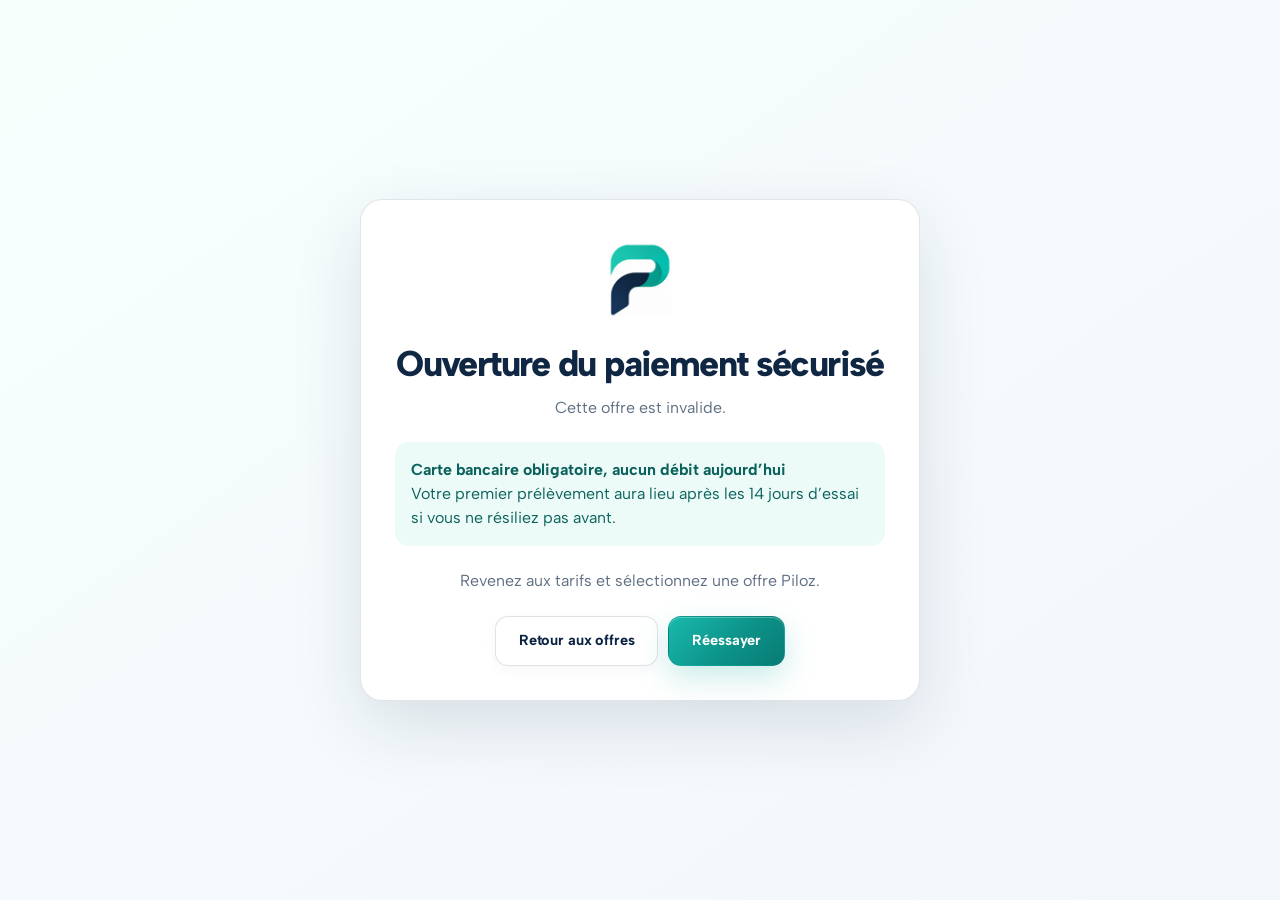
<file: checkout.html>
<!DOCTYPE html>
<html lang="fr">
<head>
<meta charset="UTF-8">
<meta name="viewport" content="width=device-width, initial-scale=1.0">
<title>Paiement sécurisé — Piloz</title>
<meta name="robots" content="noindex, nofollow">
<link rel="icon" type="image/png" href="assets/icons/favicon-192.png">
<link rel="preconnect" href="https://fonts.googleapis.com">
<link href="https://fonts.googleapis.com/css2?family=Albert+Sans:wght@400;500;600;700;800;900&display=swap" rel="stylesheet">
<link rel="stylesheet" href="assets/css/variables.css">
<link rel="stylesheet" href="assets/css/base.css">
<link rel="stylesheet" href="assets/css/layout.css">
<link rel="stylesheet" href="assets/css/components.css">
<link rel="stylesheet" href="assets/css/piloz-premium.css?v=20260726.4">
<style>
 body{min-height:100vh;display:grid;place-items:center;background:linear-gradient(145deg,#f7fffd,#f3f6fb);padding:24px}
 .checkout-shell{width:min(560px,100%);background:#fff;border:1px solid rgba(12,36,67,.12);border-radius:22px;padding:34px;box-shadow:0 24px 70px rgba(12,36,67,.12);text-align:center}
 .checkout-logo{display:block;width:92px;height:92px;object-fit:contain;margin:0 auto 18px}.checkout-shell h1{color:#102744;margin:0 0 10px;font-size:clamp(1.7rem,5vw,2.25rem);line-height:1.12}.checkout-shell p{color:#5f6f83;line-height:1.6}.checkout-trust{margin:22px 0;padding:16px;border-radius:14px;background:#edfbf8;color:#0b625c;text-align:left}.checkout-error{color:#a33232;margin-top:16px}.checkout-actions{display:flex;justify-content:center;gap:10px;flex-wrap:wrap;margin-top:22px}
</style>
</head>
<body>
<main class="checkout-shell">
 <img class="checkout-logo" src="assets/icons/favicon-192.png" alt="Piloz">
 <h1>Ouverture du paiement sécurisé</h1>
 <p id="checkout-status" role="status" aria-live="polite">Nous préparons votre essai Piloz sur Stripe…</p>
 <div class="checkout-trust"><strong>Carte bancaire obligatoire, aucun débit aujourd’hui</strong><br>Votre premier prélèvement aura lieu après les 14 jours d’essai si vous ne résiliez pas avant.</div>
 <p id="checkout-error" class="checkout-error" hidden></p>
 <div class="checkout-actions"><a class="btn btn-outline" href="index.html#tarifs">Retour aux offres</a><button id="checkout-retry" class="btn btn-primary" type="button" hidden>Réessayer</button></div>
</main>
<script type="module" src="assets/js/checkout.js?v=20260724.1"></script>
</body>
</html>
</file>
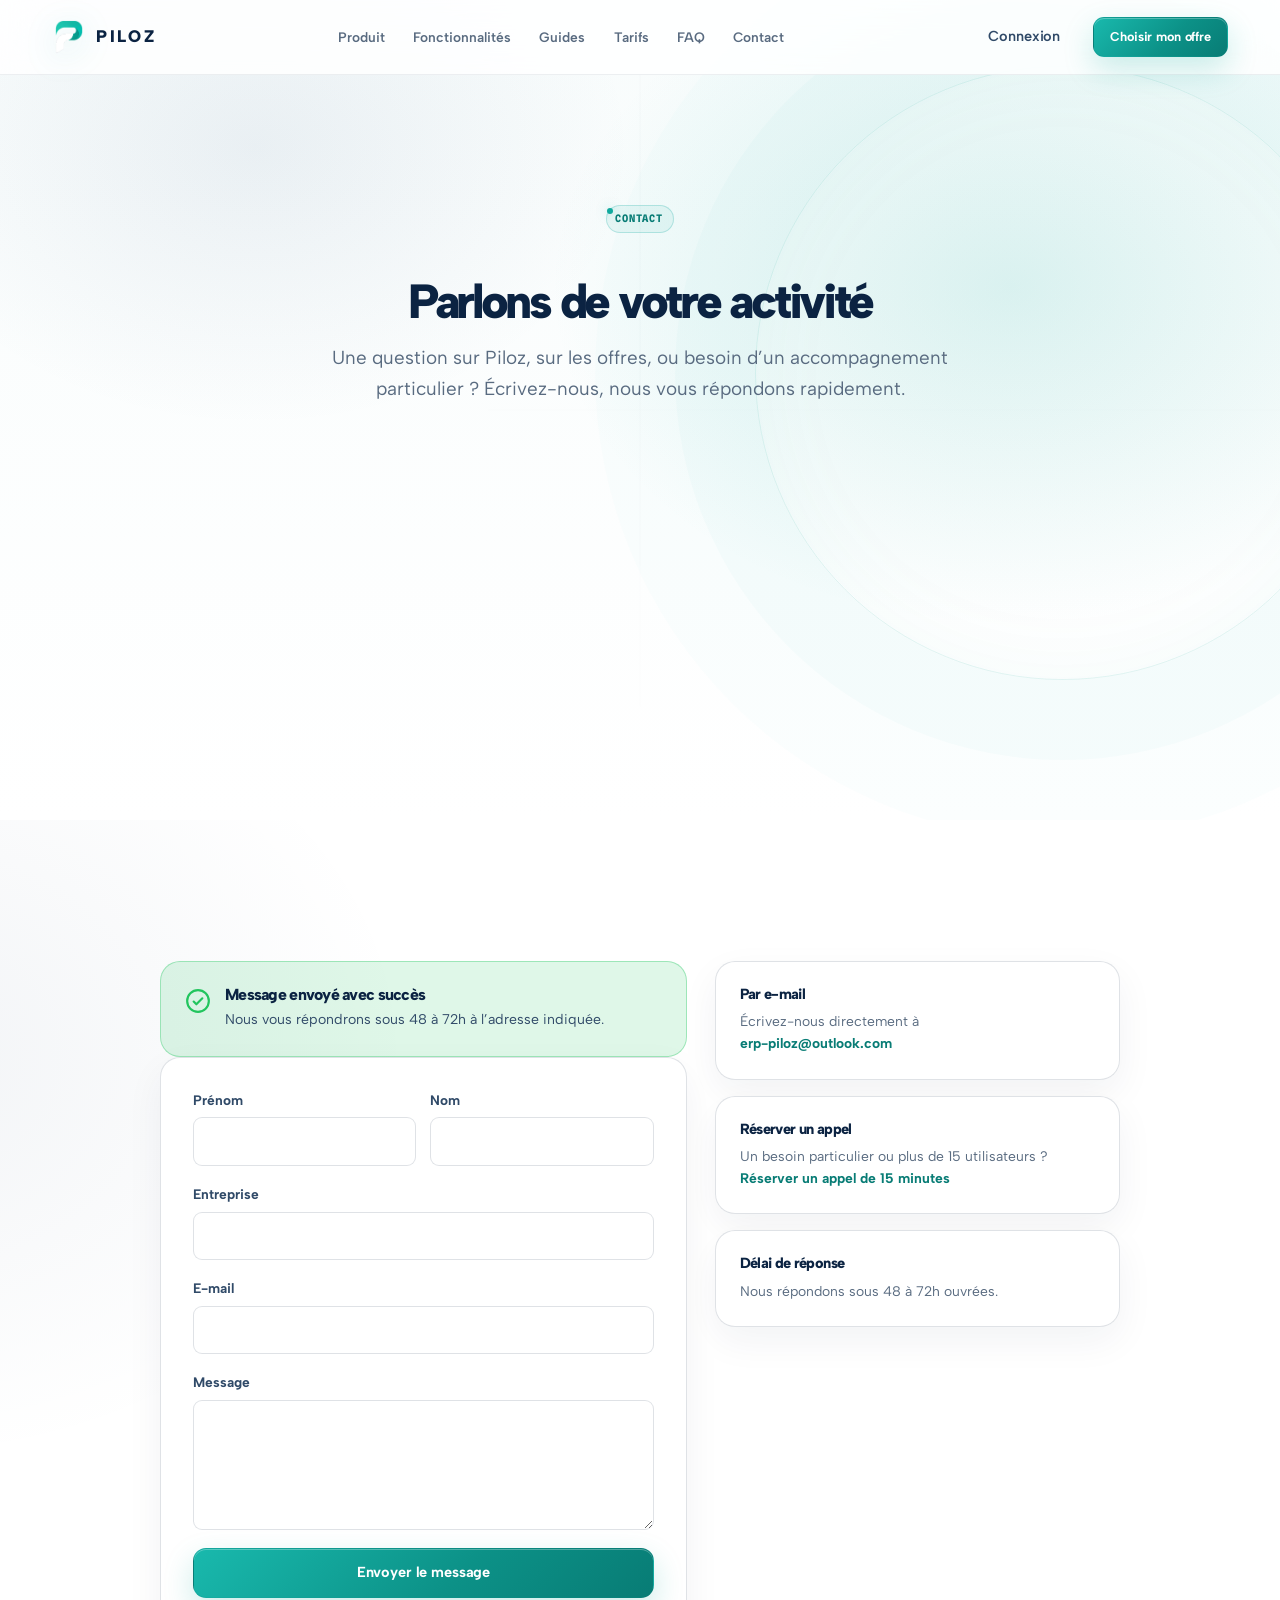
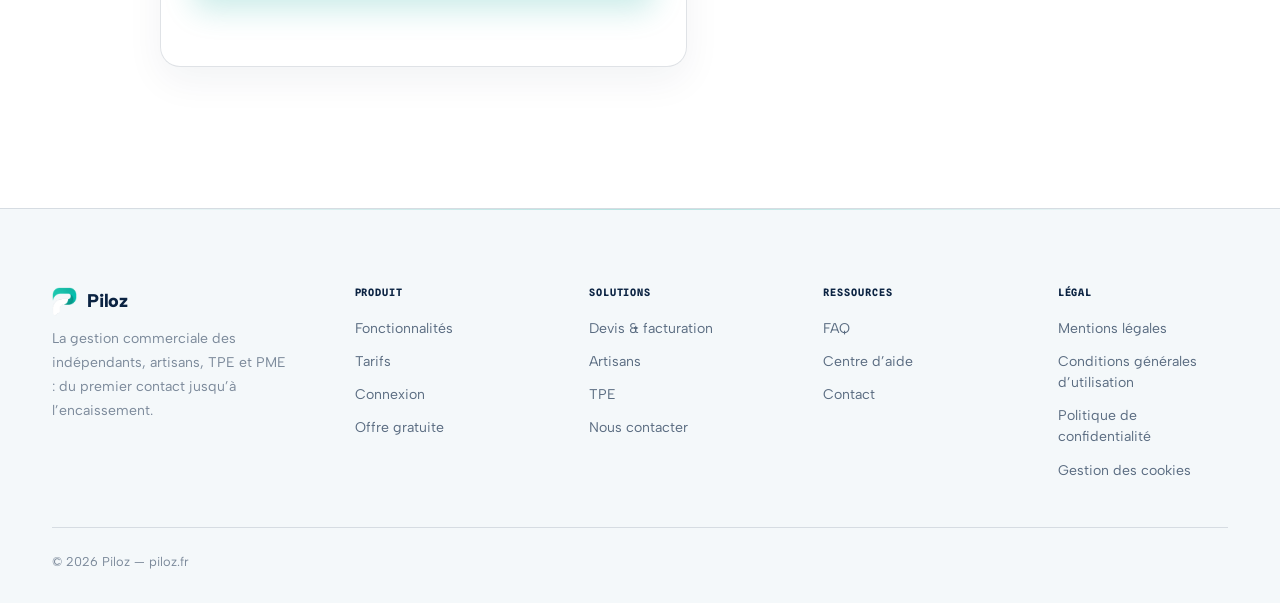
<file: contact.html>
<!DOCTYPE html>
<html lang="fr">
<head>
<meta charset="UTF-8">
<meta name="viewport" content="width=device-width, initial-scale=1.0">
<title>Contacter Piloz | Logiciel de gestion commerciale</title>
<meta name="description" content="Contactez l’équipe Piloz pour une question sur le logiciel, une démonstration ou un accompagnement dans votre gestion commerciale.">
<link rel="canonical" href="https://piloz.fr/contact.html">
<meta name="robots" content="index, follow">
<meta name="theme-color" content="#FFFFFF">
<meta name="color-scheme" content="light">
<link rel="icon" type="image/png" href="assets/icons/favicon-192.png">

<meta property="og:type" content="website">
<meta property="og:site_name" content="Piloz">
<meta property="og:locale" content="fr_FR">
<meta property="og:url" content="https://piloz.fr/contact.html">
<meta property="og:title" content="Contacter Piloz | Logiciel de gestion commerciale">
<meta property="og:description" content="Contactez l’équipe Piloz pour une question sur le logiciel, une démonstration ou un accompagnement.">
<meta property="og:image" content="https://piloz.fr/assets/images/og-image.png">
<meta property="og:image:type" content="image/png">
<meta property="og:image:width" content="1200">
<meta property="og:image:height" content="630">
<meta name="twitter:card" content="summary_large_image">
<meta name="twitter:title" content="Contacter Piloz | Logiciel de gestion commerciale">
<meta name="twitter:description" content="Contactez l’équipe Piloz pour une question sur le logiciel, une démonstration ou un accompagnement.">
<meta name="twitter:image" content="https://piloz.fr/assets/images/og-image.png">

<link rel="preconnect" href="https://fonts.googleapis.com">
<link rel="preconnect" href="https://fonts.gstatic.com" crossorigin>
<link href="https://fonts.googleapis.com/css2?family=Albert+Sans:wght@400;500;600;700;800;900&family=Spline+Sans+Mono:wght@500;700&display=swap" rel="stylesheet">

<link rel="stylesheet" href="assets/css/variables.css">
<link rel="stylesheet" href="assets/css/base.css">
<link rel="stylesheet" href="assets/css/layout.css">
<link rel="stylesheet" href="assets/css/components.css?v=20260726.1">
<link rel="stylesheet" href="assets/css/animations.css">
<link rel="stylesheet" href="assets/css/responsive.css">
<link rel="stylesheet" href="assets/css/piloz-premium.css?v=20260726.4">
</head>
<body>

<a class="skip-link" href="#contenu">Aller au contenu</a>

<header class="site-nav">
  <div class="container nav-inner">
    <a class="brand" href="index.html"><img src="assets/images/brand-full.png" alt="Piloz" class="brand-logo"></a>
    <nav class="nav-links" aria-label="Navigation principale">
      <a href="index.html#produit">Produit</a>
      <a href="index.html#fonctionnalites">Fonctionnalités</a>
      <a href="index.html#guides">Guides</a>
      <a href="index.html#tarifs">Tarifs</a>
      <a href="index.html#faq">FAQ</a>
      <a href="contact.html">Contact</a>
    </nav>
    <div class="nav-actions">
      <a class="btn btn-ghost" href="https://app.piloz.fr/?mode=login">Connexion</a>
      <a class="btn btn-primary btn-sm" href="index.html#tarifs">Choisir mon offre</a>
    </div>
    <button class="nav-toggle" id="nav-toggle" aria-expanded="false" aria-controls="mobile-menu" aria-label="Ouvrir le menu"><span></span></button>
  </div>
  <nav class="mobile-menu" id="mobile-menu" aria-label="Navigation mobile">
    <a href="index.html#produit">Produit</a>
    <a href="index.html#fonctionnalites">Fonctionnalités</a>
    <a href="index.html#guides">Guides</a>
    <a href="index.html#tarifs">Tarifs</a>
    <a href="index.html#faq">FAQ</a>
    <a href="contact.html">Contact</a>
    <div class="nav-actions">
      <a class="btn btn-outline btn-block" href="https://app.piloz.fr/?mode=login">Connexion</a>
      <a class="btn btn-primary btn-block" href="index.html#tarifs">Choisir mon offre</a>
    </div>
  </nav>
</header>

<main id="contenu">

  <section class="hero" style="padding-bottom:0">
    <div class="container hero-inner">
      <span class="eyebrow">Contact</span>
      <h1 style="font-size:clamp(2rem,4.4vw,3rem)">Parlons de votre activité</h1>
      <p class="lede">Une question sur Piloz, sur les offres, ou besoin d’un accompagnement particulier ? Écrivez-nous, nous vous répondons rapidement.</p>
    </div>
  </section>

  <section class="section">
    <div class="container">
      <div class="contact-layout reveal">
        <div>
          <div class="form-success" id="contact-success" hidden>
            <svg width="26" height="26" viewBox="0 0 24 24" fill="none" stroke="currentColor" stroke-width="2" stroke-linecap="round" stroke-linejoin="round"><circle cx="12" cy="12" r="10"/><path d="M8 12.5l2.5 2.5L16 9.5"/></svg>
            <div>
              <h3>Message envoyé avec succès</h3>
              <p>Nous vous répondrons sous 48 à 72h à l’adresse indiquée.</p>
            </div>
          </div>

          <form id="contact-form" class="contact-form" method="POST" novalidate>
            <div class="contact-form-pair">
              <div class="form-row">
                <label for="cf-first-name">Prénom</label>
                <input id="cf-first-name" name="first_name" type="text" minlength="2" maxlength="80" required autocomplete="given-name">
              </div>
              <div class="form-row">
                <label for="cf-last-name">Nom</label>
                <input id="cf-last-name" name="last_name" type="text" minlength="2" maxlength="100" required autocomplete="family-name">
              </div>
            </div>
            <div class="form-row">
              <label for="cf-company">Entreprise</label>
              <input id="cf-company" name="company" type="text" maxlength="160" required autocomplete="organization">
            </div>
            <div class="form-row">
              <label for="cf-email">E-mail</label>
              <input id="cf-email" name="email" type="email" maxlength="254" required autocomplete="email">
            </div>
            <div class="form-row">
              <label for="cf-message">Message</label>
              <textarea id="cf-message" name="message" minlength="10" maxlength="5000" required></textarea>
            </div>
            <div class="form-honeypot" aria-hidden="true">
              <label for="cf-website">Site internet</label>
              <input id="cf-website" name="website" type="text" tabindex="-1" autocomplete="off">
            </div>

            <button class="btn btn-primary btn-block" type="submit">Envoyer le message</button>
            <p class="form-status" id="contact-status" aria-live="polite"></p>
          </form>
        </div>

        <div class="contact-side">
          <div class="contact-card">
            <h3>Par e-mail</h3>
            <p>Écrivez-nous directement à<br><a href="mailto:erp-piloz@outlook.com">erp-piloz@outlook.com</a></p>
          </div>
          <div class="contact-card">
            <h3>Réserver un appel</h3>
            <p>Un besoin particulier ou plus de 15 utilisateurs ?<br><a href="https://calendly.com/erp-piloz/30min" target="_blank" rel="noopener">Réserver un appel de 15 minutes</a></p>
          </div>
          <div class="contact-card">
            <h3>Délai de réponse</h3>
            <p>Nous répondons sous 48 à 72h ouvrées.</p>
          </div>
        </div>
      </div>
    </div>
  </section>

</main>

<footer class="site-footer">
  <div class="container">
    <div class="footer-top">
      <div class="footer-brand">
        <a class="brand" href="index.html"><img src="assets/images/brand-mark.png" alt="" class="brand-icon">Piloz</a>
        <p>La gestion commerciale des indépendants, artisans, TPE et PME : du premier contact jusqu’à l’encaissement.</p>
      </div>
      <div class="footer-col">
        <h4>Produit</h4>
        <a href="index.html#fonctionnalites">Fonctionnalités</a>
        <a href="index.html#tarifs">Tarifs</a>
        <a href="https://app.piloz.fr/?mode=login">Connexion</a>
        <a href="index.html#tarifs">Offre gratuite</a>
      </div>
      <div class="footer-col">
        <h4>Solutions</h4>
        <a href="logiciel-devis-facturation.html">Devis &amp; facturation</a>
        <a href="logiciel-facturation-artisan.html">Artisans</a>
        <a href="logiciel-gestion-commerciale-tpe.html">TPE</a>
        <a href="contact.html">Nous contacter</a>
      </div>
      <div class="footer-col">
        <h4>Ressources</h4>
        <a href="index.html#faq">FAQ</a>
        <a href="legal/centre-aide.html">Centre d’aide</a>
        <a href="contact.html">Contact</a>
      </div>
      <div class="footer-col">
        <h4>Légal</h4>
        <a href="legal/mentions-legales.html">Mentions légales</a>
        <a href="legal/cgu.html">Conditions générales d’utilisation</a>
        <a href="legal/confidentialite.html">Politique de confidentialité</a>
        <a href="legal/cookies.html">Gestion des cookies</a>
      </div>
    </div>
    <div class="footer-bottom">
      <span>© 2026 Piloz — piloz.fr</span>
    </div>
  </div>
</footer>

<script type="module" src="assets/js/main.js?v=20260806.1"></script>
</body>
</html>
</file>
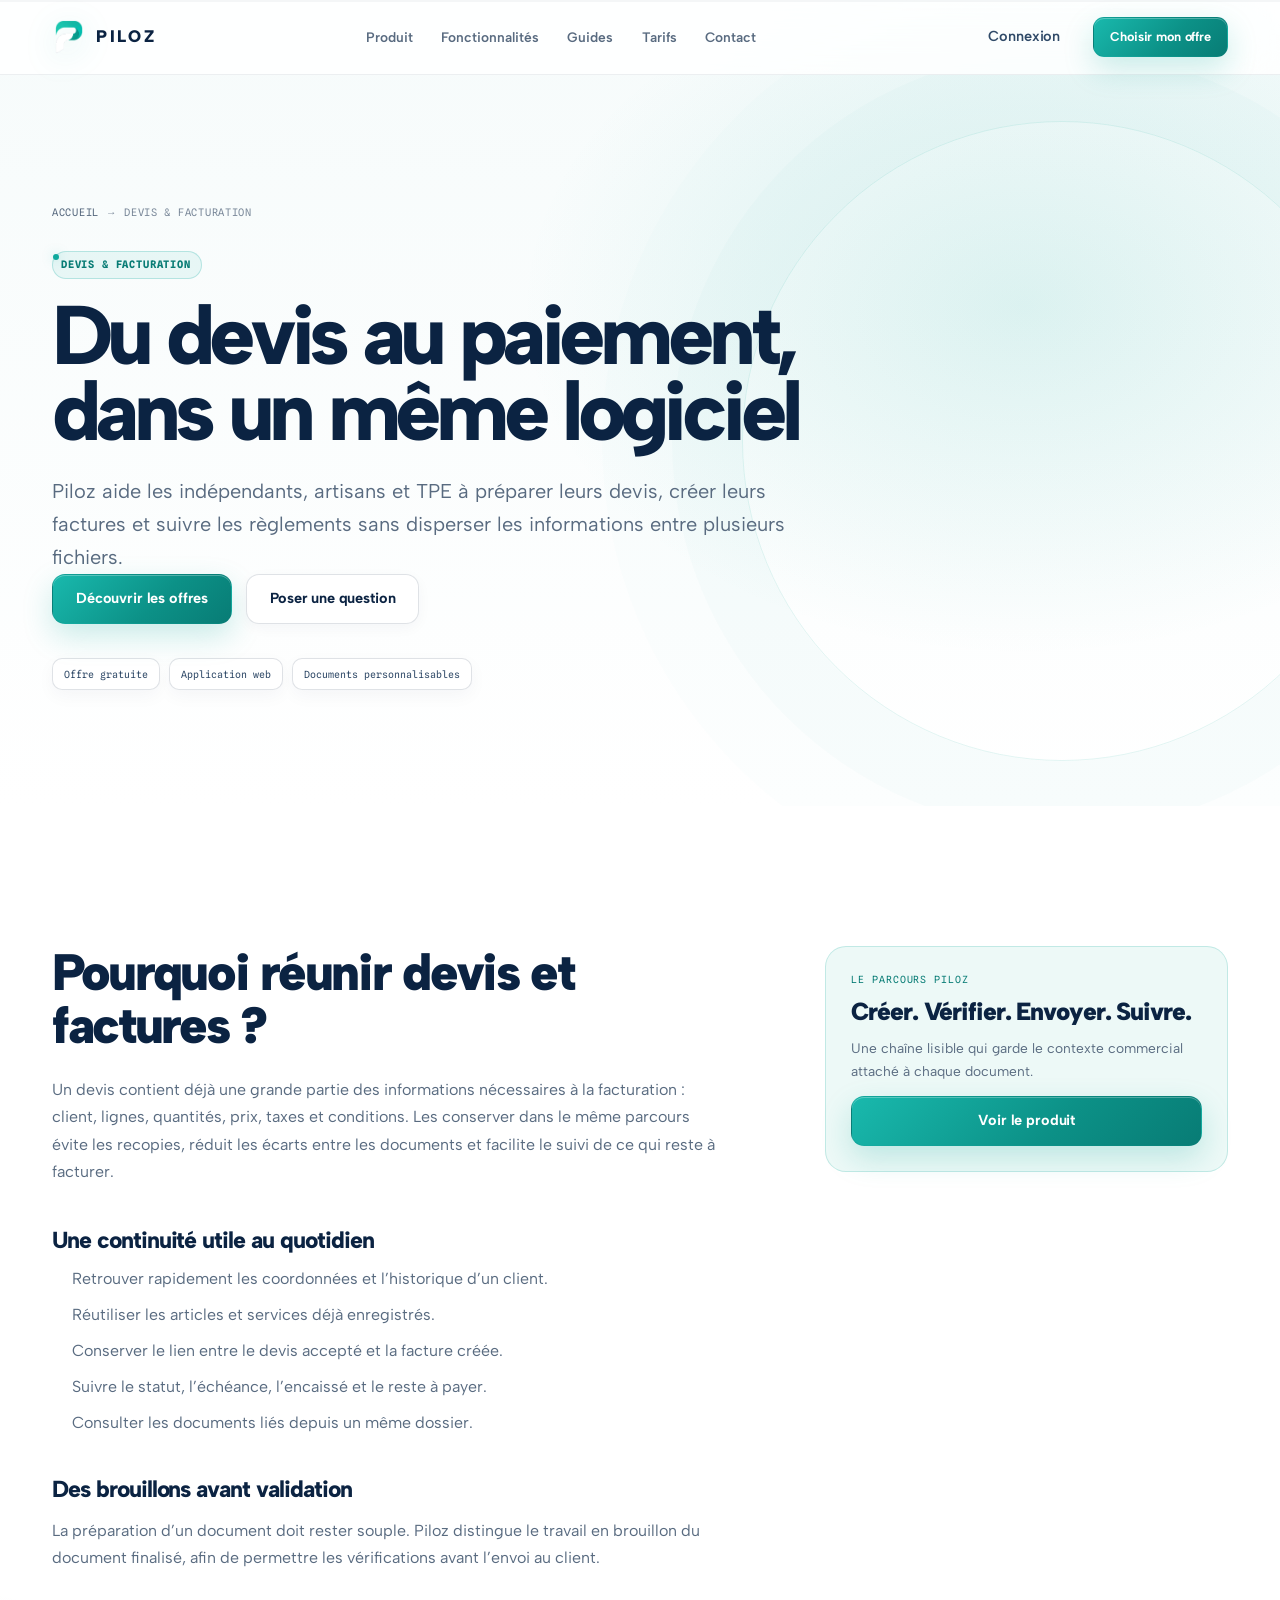
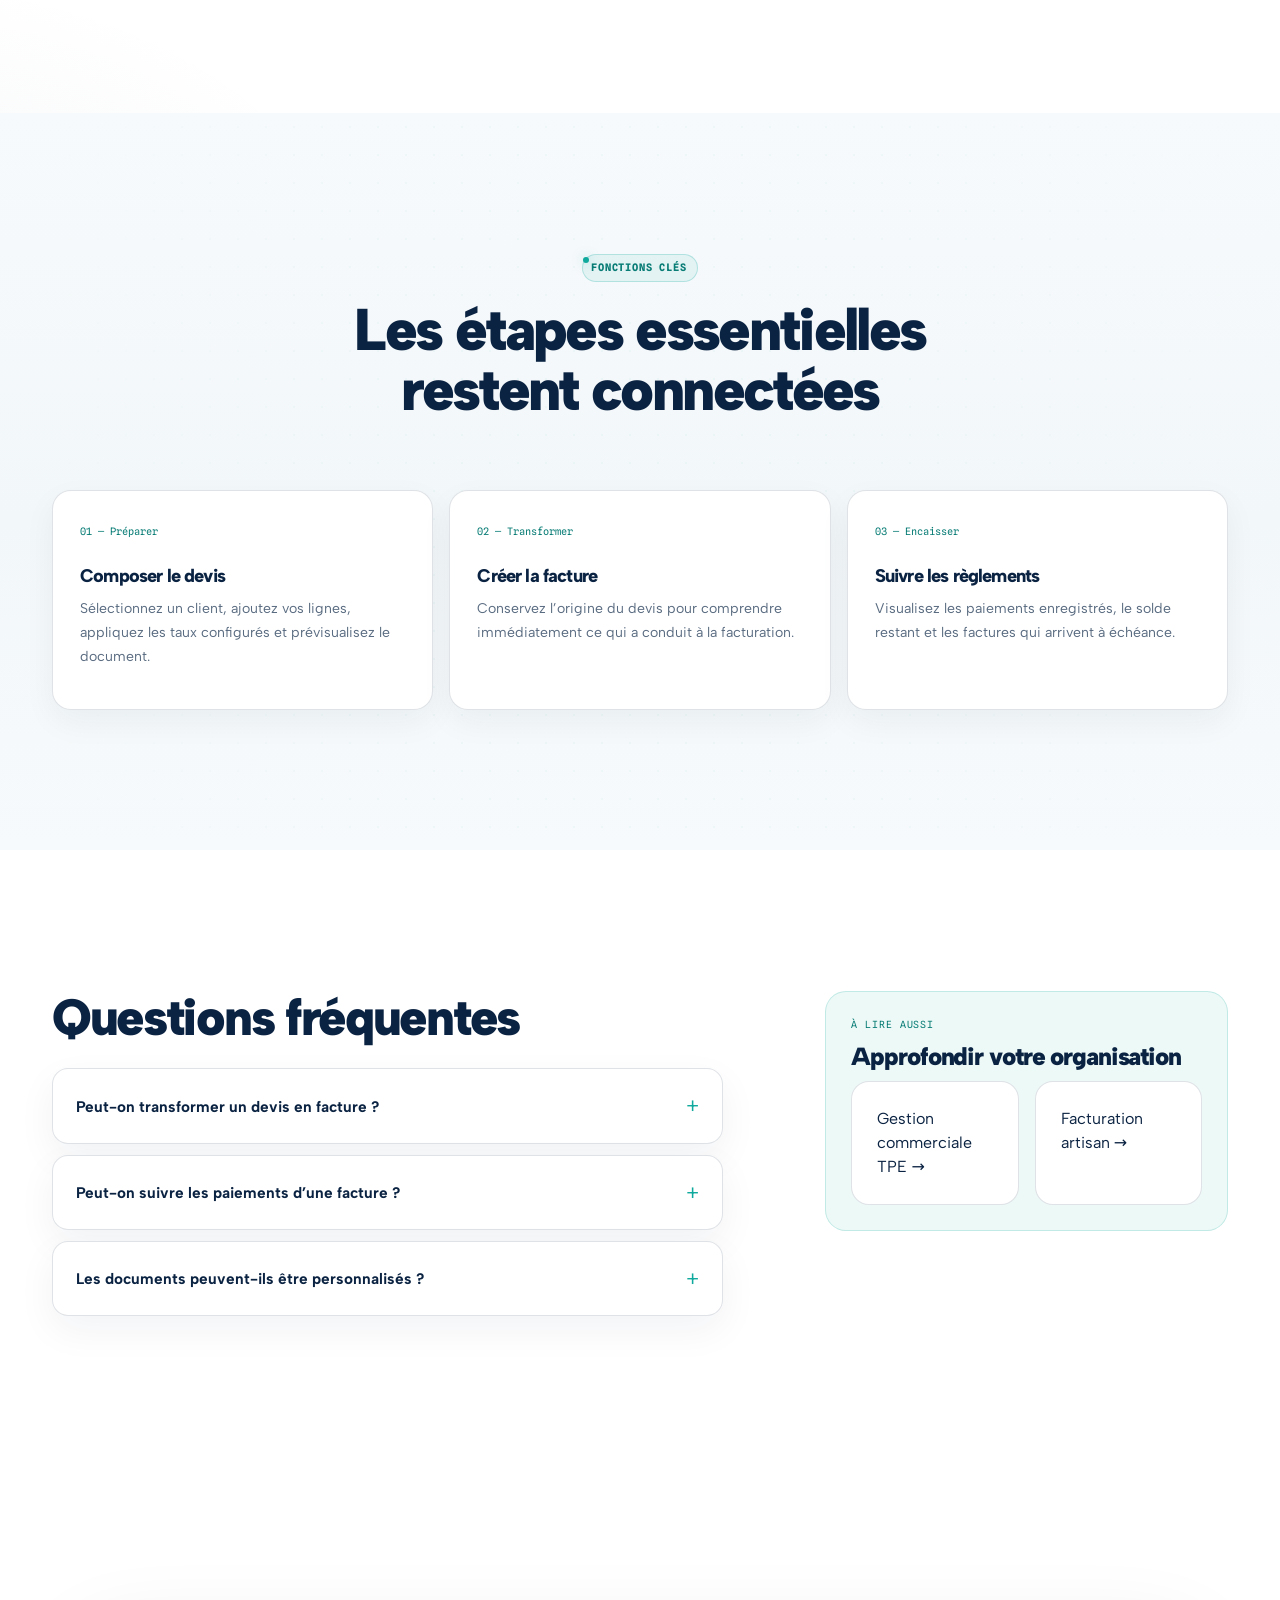
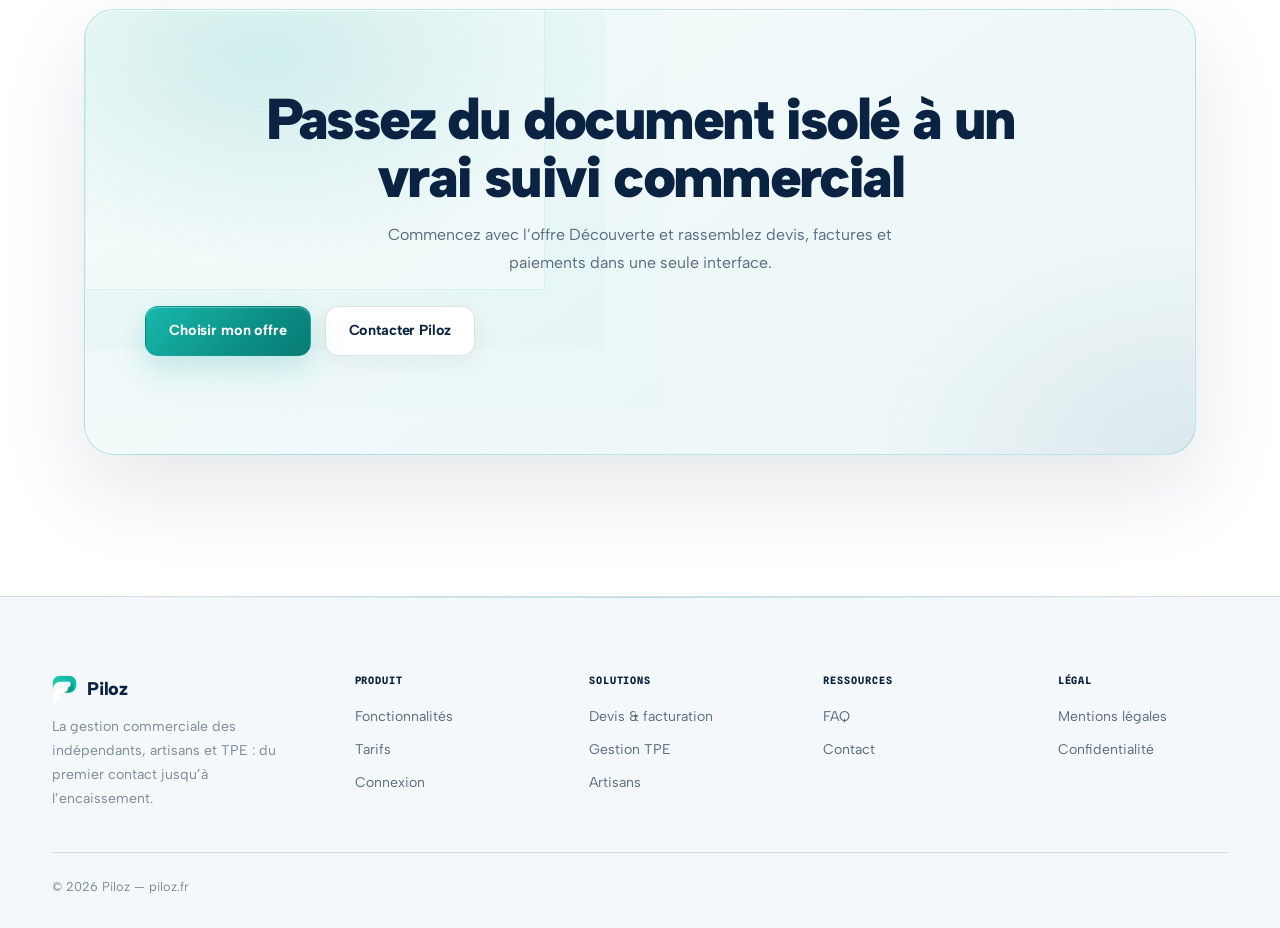
<file: logiciel-devis-facturation.html>
<!DOCTYPE html>
<html lang="fr">
<head>
<meta charset="UTF-8">
<meta name="viewport" content="width=device-width, initial-scale=1.0">
<title>Logiciel de devis et facturation pour TPE | Piloz</title>
<meta name="description" content="Créez vos devis, transformez-les en factures et suivez les paiements dans un logiciel de facturation conçu pour indépendants, artisans et TPE.">
<link rel="canonical" href="https://piloz.fr/logiciel-devis-facturation.html">
<meta name="robots" content="index, follow">
<meta name="theme-color" content="#FFFFFF"><meta name="color-scheme" content="light">
<meta name="color-scheme" content="light">
<link rel="icon" type="image/png" href="assets/icons/favicon-192.png">
<meta property="og:type" content="website"><meta property="og:site_name" content="Piloz"><meta property="og:locale" content="fr_FR">
<meta property="og:url" content="https://piloz.fr/logiciel-devis-facturation.html">
<meta property="og:title" content="Logiciel de devis et facturation pour TPE | Piloz">
<meta property="og:description" content="Du devis au paiement : centralisez vos documents commerciaux et leur suivi dans Piloz.">
<meta property="og:image" content="https://piloz.fr/assets/images/og-image.png"><meta property="og:image:width" content="1200"><meta property="og:image:height" content="630"><meta property="og:image:alt" content="Piloz, logiciel de devis et de facturation">
<meta name="twitter:card" content="summary_large_image"><meta name="twitter:title" content="Logiciel de devis et facturation pour TPE | Piloz"><meta name="twitter:description" content="Du devis au paiement : centralisez vos documents commerciaux et leur suivi dans Piloz."><meta name="twitter:image" content="https://piloz.fr/assets/images/og-image.png"><meta name="twitter:image:alt" content="Piloz, logiciel de devis et de facturation">
<link rel="preconnect" href="https://fonts.googleapis.com"><link rel="preconnect" href="https://fonts.gstatic.com" crossorigin>
<link href="https://fonts.googleapis.com/css2?family=Albert+Sans:wght@400;500;600;700;800;900&family=Spline+Sans+Mono:wght@500;700&display=swap" rel="stylesheet">
<link rel="stylesheet" href="assets/css/variables.css"><link rel="stylesheet" href="assets/css/base.css"><link rel="stylesheet" href="assets/css/layout.css"><link rel="stylesheet" href="assets/css/components.css"><link rel="stylesheet" href="assets/css/animations.css"><link rel="stylesheet" href="assets/css/responsive.css"><link rel="stylesheet" href="assets/css/piloz-premium.css?v=20260726.4">
<script type="application/ld+json">{"@context":"https://schema.org","@graph":[{"@type":"WebPage","name":"Logiciel de devis et facturation pour TPE","url":"https://piloz.fr/logiciel-devis-facturation.html","description":"Créer des devis, les transformer en factures et suivre les paiements avec Piloz."},{"@type":"BreadcrumbList","itemListElement":[{"@type":"ListItem","position":1,"name":"Accueil","item":"https://piloz.fr/"},{"@type":"ListItem","position":2,"name":"Logiciel de devis et facturation","item":"https://piloz.fr/logiciel-devis-facturation.html"}]},{"@type":"FAQPage","mainEntity":[{"@type":"Question","name":"Peut-on transformer un devis en facture ?","acceptedAnswer":{"@type":"Answer","text":"Oui. Dans Piloz, le devis et la facture restent liés afin de conserver le contexte du document d’origine et de limiter la ressaisie."}},{"@type":"Question","name":"Peut-on suivre les paiements d’une facture ?","acceptedAnswer":{"@type":"Answer","text":"Oui. Piloz permet de suivre les montants encaissés, les paiements partiels, le reste à payer et les échéances."}},{"@type":"Question","name":"Les documents peuvent-ils être personnalisés ?","acceptedAnswer":{"@type":"Answer","text":"Oui. Les modèles de documents peuvent reprendre le logo, les couleurs et les informations de l’entreprise selon l’offre choisie."}}]}]}</script>
</head>
<body>
<a class="skip-link" href="#contenu">Aller au contenu</a><div class="scroll-progress" aria-hidden="true"><span></span></div>
<header class="site-nav"><div class="container nav-inner"><a class="brand" href="index.html"><img src="assets/images/brand-full.png" alt="Piloz" class="brand-logo"></a><nav class="nav-links" aria-label="Navigation principale"><a href="index.html#produit">Produit</a><a href="index.html#fonctionnalites">Fonctionnalités</a><a href="index.html#guides">Guides</a><a href="index.html#tarifs">Tarifs</a><a href="contact.html">Contact</a></nav><div class="nav-actions"><a class="btn btn-ghost" href="https://app.piloz.fr/?mode=login">Connexion</a><a class="btn btn-primary btn-sm" href="index.html#tarifs">Choisir mon offre</a></div><button class="nav-toggle" id="nav-toggle" aria-expanded="false" aria-controls="mobile-menu" aria-label="Ouvrir le menu"><span></span></button></div><nav class="mobile-menu" id="mobile-menu" aria-label="Navigation mobile"><a href="index.html#produit">Produit</a><a href="index.html#fonctionnalites">Fonctionnalités</a><a href="index.html#guides">Guides</a><a href="index.html#tarifs">Tarifs</a><a href="contact.html">Contact</a><div class="nav-actions"><a class="btn btn-outline btn-block" href="https://app.piloz.fr/?mode=login">Connexion</a><a class="btn btn-primary btn-block" href="index.html#tarifs">Choisir mon offre</a></div></nav></header>
<main id="contenu" class="seo-page">
  <section class="seo-hero"><div class="container"><nav class="seo-breadcrumb" aria-label="Fil d’Ariane"><a href="index.html">Accueil</a><span>→</span><span>Devis & facturation</span></nav><div class="seo-hero-copy"><span class="eyebrow">Devis & facturation</span><h1>Du devis au paiement, dans un même logiciel</h1><p class="lede">Piloz aide les indépendants, artisans et TPE à préparer leurs devis, créer leurs factures et suivre les règlements sans disperser les informations entre plusieurs fichiers.</p><div class="hero-actions"><a class="btn btn-primary" href="index.html#tarifs">Découvrir les offres</a><a class="btn btn-outline" href="contact.html">Poser une question</a></div><div class="seo-trust-row"><span>Offre gratuite</span><span>Application web</span><span>Documents personnalisables</span></div></div></div></section>
  <section class="section" data-scene><div class="container editorial-grid"><article class="editorial-copy"><h2>Pourquoi réunir devis et factures ?</h2><p>Un devis contient déjà une grande partie des informations nécessaires à la facturation : client, lignes, quantités, prix, taxes et conditions. Les conserver dans le même parcours évite les recopies, réduit les écarts entre les documents et facilite le suivi de ce qui reste à facturer.</p><h3>Une continuité utile au quotidien</h3><ul><li>Retrouver rapidement les coordonnées et l’historique d’un client.</li><li>Réutiliser les articles et services déjà enregistrés.</li><li>Conserver le lien entre le devis accepté et la facture créée.</li><li>Suivre le statut, l’échéance, l’encaissé et le reste à payer.</li><li>Consulter les documents liés depuis un même dossier.</li></ul><h3>Des brouillons avant validation</h3><p>La préparation d’un document doit rester souple. Piloz distingue le travail en brouillon du document finalisé, afin de permettre les vérifications avant l’envoi au client.</p></article><aside class="editorial-aside"><small>Le parcours Piloz</small><h2>Créer. Vérifier. Envoyer. Suivre.</h2><p>Une chaîne lisible qui garde le contexte commercial attaché à chaque document.</p><a class="btn btn-primary btn-block" href="index.html#produit">Voir le produit</a></aside></div></section>
  <section class="section section-alt" data-scene><div class="container"><div class="section-head"><span class="eyebrow">Fonctions clés</span><h2>Les étapes essentielles restent connectées</h2></div><div class="usecase-grid"><article class="usecase-card"><span>01 — Préparer</span><h3>Composer le devis</h3><p>Sélectionnez un client, ajoutez vos lignes, appliquez les taux configurés et prévisualisez le document.</p></article><article class="usecase-card"><span>02 — Transformer</span><h3>Créer la facture</h3><p>Conservez l’origine du devis pour comprendre immédiatement ce qui a conduit à la facturation.</p></article><article class="usecase-card"><span>03 — Encaisser</span><h3>Suivre les règlements</h3><p>Visualisez les paiements enregistrés, le solde restant et les factures qui arrivent à échéance.</p></article></div></div></section>
  <section class="section" data-scene><div class="container editorial-grid"><article class="editorial-copy"><h2>Questions fréquentes</h2><div class="faq-list"><details class="faq-item"><summary>Peut-on transformer un devis en facture ?</summary><div class="faq-answer"><p>Oui. Dans Piloz, le devis et la facture restent liés afin de conserver le contexte du document d’origine et de limiter la ressaisie.</p></div></details><details class="faq-item"><summary>Peut-on suivre les paiements d’une facture ?</summary><div class="faq-answer"><p>Oui. Piloz permet de suivre les montants encaissés, les paiements partiels, le reste à payer et les échéances.</p></div></details><details class="faq-item"><summary>Les documents peuvent-ils être personnalisés ?</summary><div class="faq-answer"><p>Oui. Les modèles de documents peuvent reprendre le logo, les couleurs et les informations de l’entreprise selon l’offre choisie.</p></div></details></div></article><aside class="editorial-aside"><small>À lire aussi</small><h2>Approfondir votre organisation</h2><div class="related-guides"><a href="logiciel-gestion-commerciale-tpe.html">Gestion commerciale TPE →</a><a href="logiciel-facturation-artisan.html">Facturation artisan →</a></div></aside></div></section>
  <section class="section"><div class="container"><div class="cta-band"><h2>Passez du document isolé à un vrai suivi commercial</h2><p>Commencez avec l’offre Découverte et rassemblez devis, factures et paiements dans une seule interface.</p><div class="hero-actions"><a class="btn btn-primary" href="index.html#tarifs">Choisir mon offre</a><a class="btn btn-outline-light" href="contact.html">Contacter Piloz</a></div></div></div></section>
</main>
<footer class="site-footer"><div class="container"><div class="footer-top"><div class="footer-brand"><a class="brand" href="index.html"><img src="assets/images/brand-mark.png" alt="" class="brand-icon">Piloz</a><p>La gestion commerciale des indépendants, artisans et TPE : du premier contact jusqu’à l’encaissement.</p></div><div class="footer-col"><h4>Produit</h4><a href="index.html#fonctionnalites">Fonctionnalités</a><a href="index.html#tarifs">Tarifs</a><a href="https://app.piloz.fr/?mode=login">Connexion</a></div><div class="footer-col"><h4>Solutions</h4><a href="logiciel-devis-facturation.html">Devis & facturation</a><a href="logiciel-gestion-commerciale-tpe.html">Gestion TPE</a><a href="logiciel-facturation-artisan.html">Artisans</a></div><div class="footer-col"><h4>Ressources</h4><a href="index.html#faq">FAQ</a><a href="contact.html">Contact</a></div><div class="footer-col"><h4>Légal</h4><a href="legal/mentions-legales.html">Mentions légales</a><a href="legal/confidentialite.html">Confidentialité</a></div></div><div class="footer-bottom"><span>© 2026 Piloz — piloz.fr</span></div></div></footer>
<script type="module" src="assets/js/main.js?v=20260726.3"></script>
</body></html>
</file>
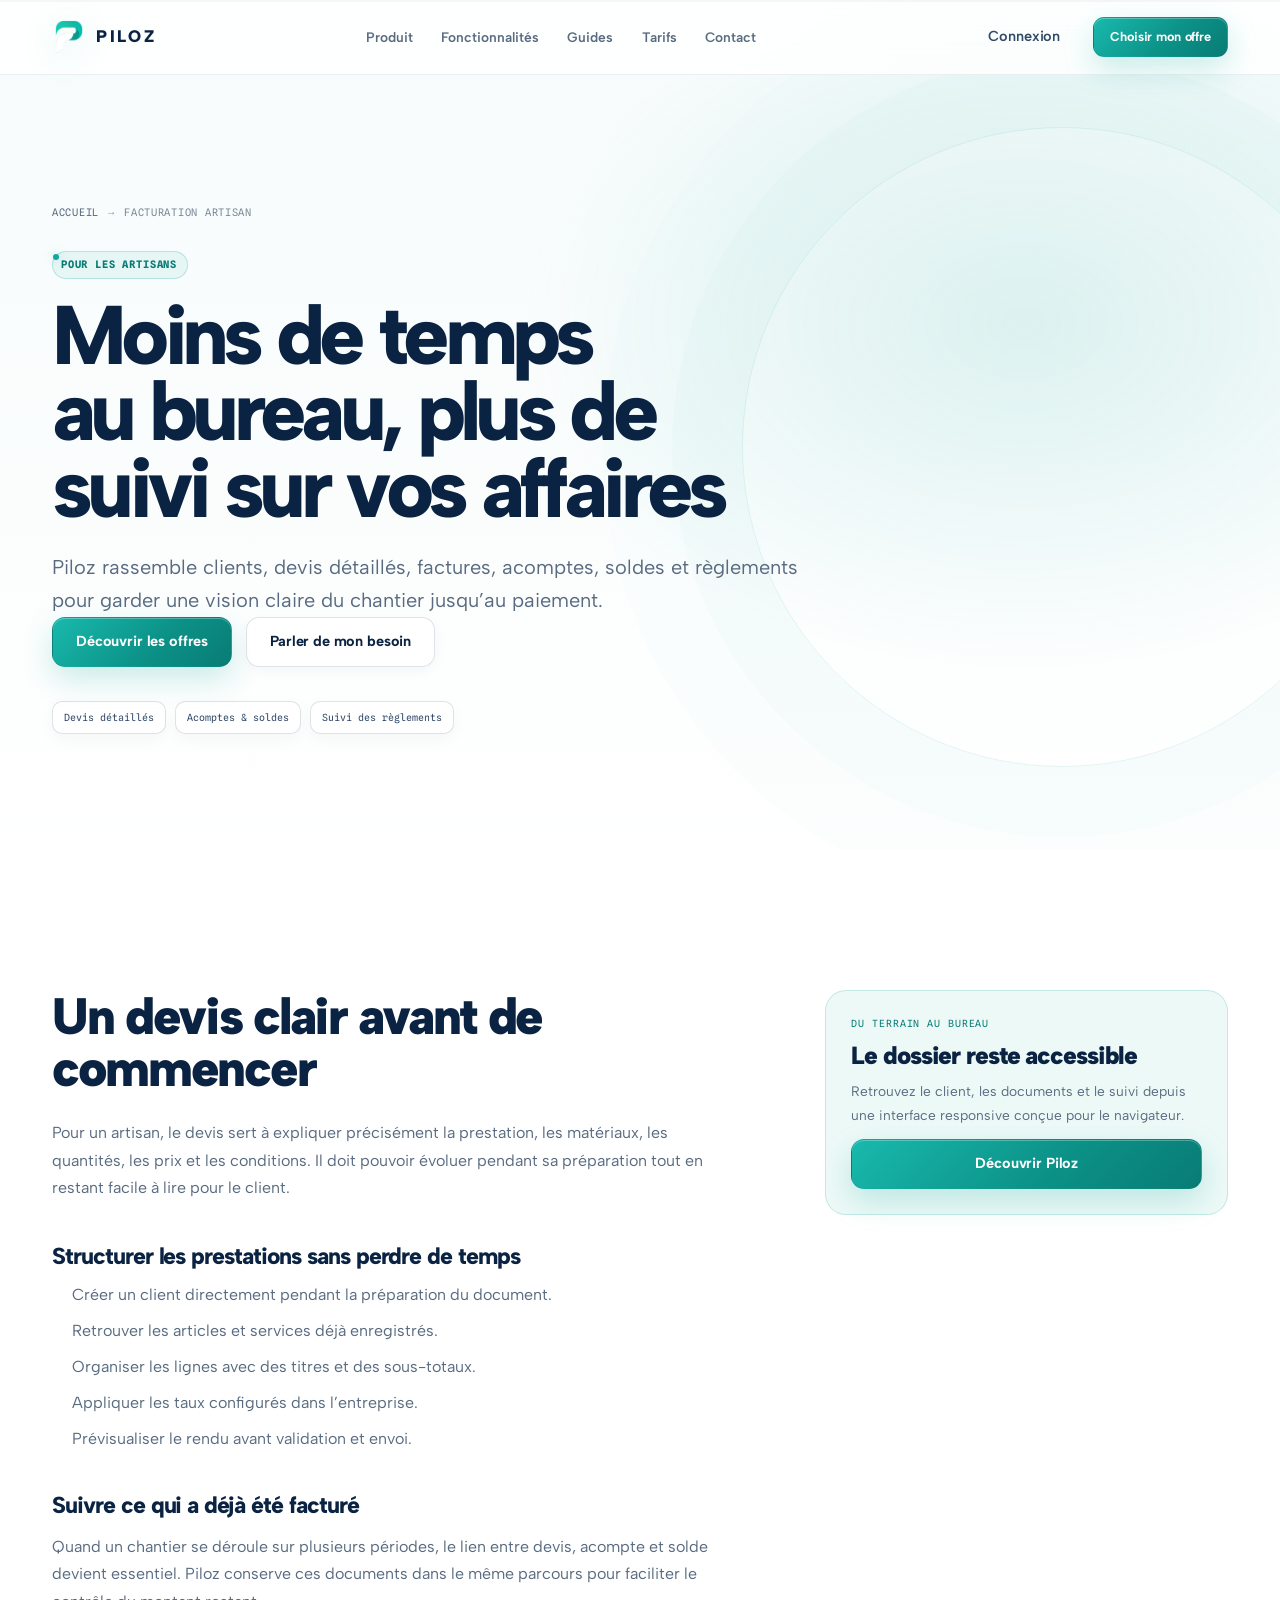
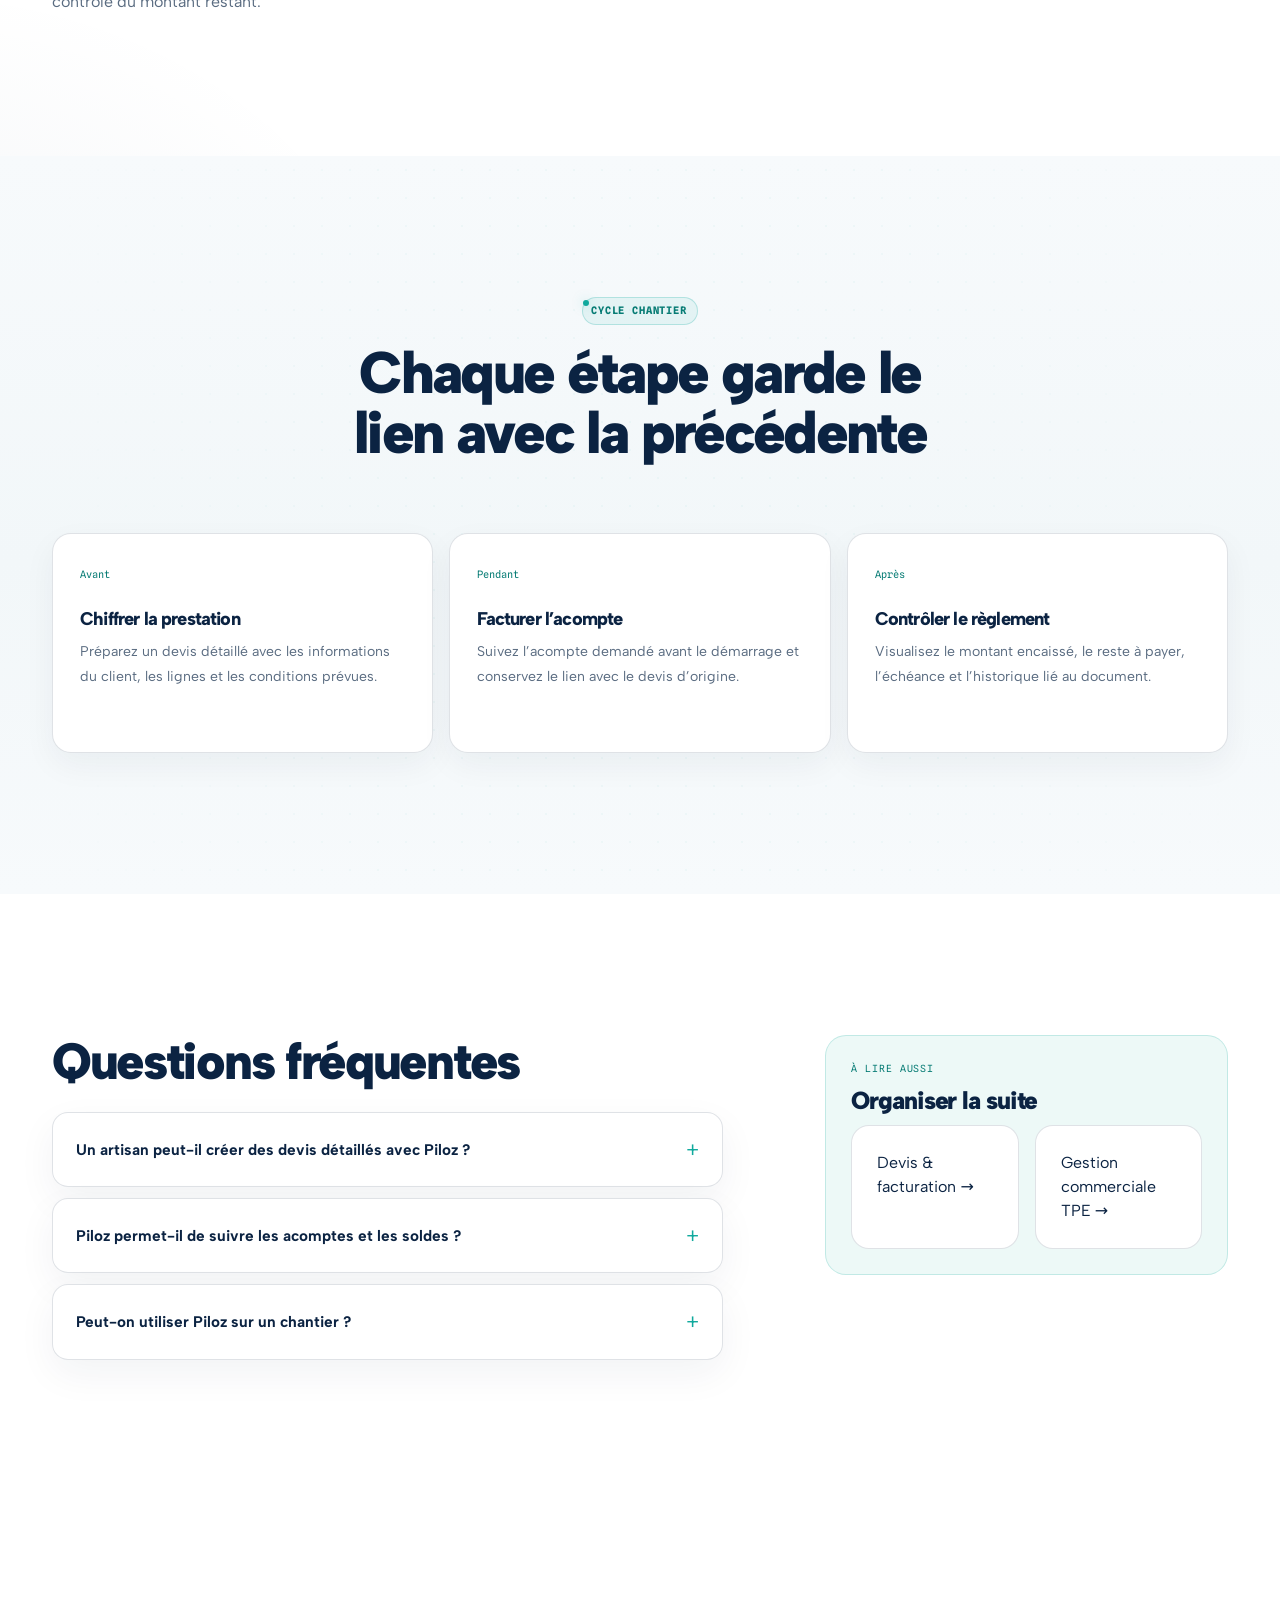
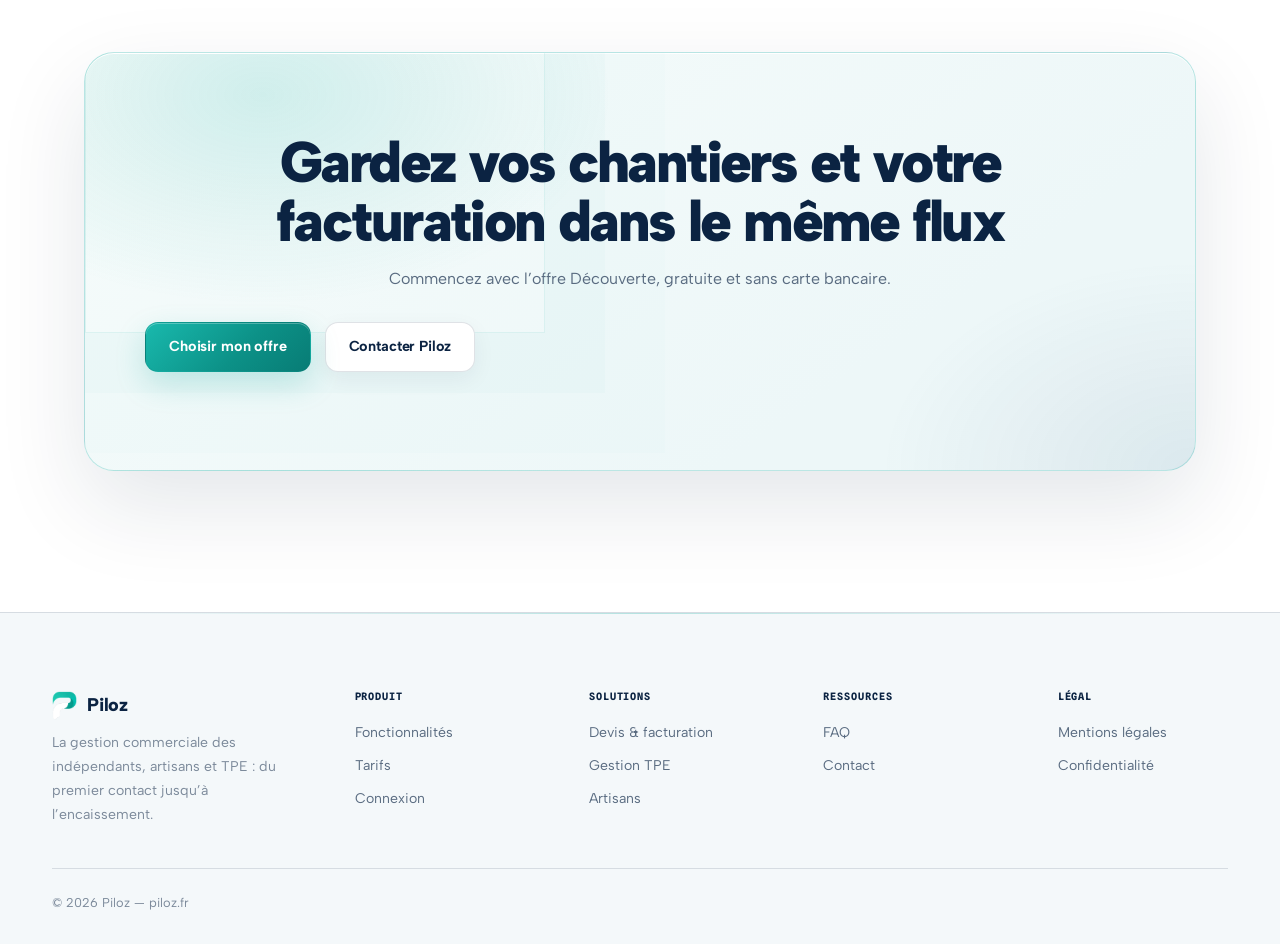
<file: logiciel-facturation-artisan.html>
<!DOCTYPE html>
<html lang="fr">
<head>
<meta charset="UTF-8"><meta name="viewport" content="width=device-width, initial-scale=1.0">
<title>Logiciel de facturation pour artisan | Piloz</title>
<meta name="description" content="Préparez devis et factures, suivez les acomptes, soldes et règlements avec un logiciel de facturation pensé pour les artisans.">
<link rel="canonical" href="https://piloz.fr/logiciel-facturation-artisan.html"><meta name="robots" content="index, follow"><meta name="theme-color" content="#FFFFFF"><meta name="color-scheme" content="light"><link rel="icon" type="image/png" href="assets/icons/favicon-192.png">
<meta property="og:type" content="website"><meta property="og:site_name" content="Piloz"><meta property="og:locale" content="fr_FR"><meta property="og:url" content="https://piloz.fr/logiciel-facturation-artisan.html"><meta property="og:title" content="Logiciel de facturation pour artisan | Piloz"><meta property="og:description" content="Des devis détaillés au suivi des règlements : Piloz accompagne la gestion commerciale des artisans."><meta property="og:image" content="https://piloz.fr/assets/images/og-image.png"><meta property="og:image:width" content="1200"><meta property="og:image:height" content="630"><meta property="og:image:alt" content="Piloz, logiciel de facturation pour artisan">
<meta name="twitter:card" content="summary_large_image"><meta name="twitter:title" content="Logiciel de facturation pour artisan | Piloz"><meta name="twitter:description" content="Des devis détaillés au suivi des règlements : Piloz accompagne la gestion commerciale des artisans."><meta name="twitter:image" content="https://piloz.fr/assets/images/og-image.png"><meta name="twitter:image:alt" content="Piloz, logiciel de facturation pour artisan">
<link rel="preconnect" href="https://fonts.googleapis.com"><link rel="preconnect" href="https://fonts.gstatic.com" crossorigin><link href="https://fonts.googleapis.com/css2?family=Albert+Sans:wght@400;500;600;700;800;900&family=Spline+Sans+Mono:wght@500;700&display=swap" rel="stylesheet">
<link rel="stylesheet" href="assets/css/variables.css"><link rel="stylesheet" href="assets/css/base.css"><link rel="stylesheet" href="assets/css/layout.css"><link rel="stylesheet" href="assets/css/components.css"><link rel="stylesheet" href="assets/css/animations.css"><link rel="stylesheet" href="assets/css/responsive.css"><link rel="stylesheet" href="assets/css/piloz-premium.css?v=20260726.4">
<script type="application/ld+json">{"@context":"https://schema.org","@graph":[{"@type":"WebPage","name":"Logiciel de facturation pour artisan","url":"https://piloz.fr/logiciel-facturation-artisan.html","description":"Préparer devis, factures et suivi des règlements pour une activité artisanale avec Piloz."},{"@type":"BreadcrumbList","itemListElement":[{"@type":"ListItem","position":1,"name":"Accueil","item":"https://piloz.fr/"},{"@type":"ListItem","position":2,"name":"Facturation artisan","item":"https://piloz.fr/logiciel-facturation-artisan.html"}]},{"@type":"FAQPage","mainEntity":[{"@type":"Question","name":"Un artisan peut-il créer des devis détaillés avec Piloz ?","acceptedAnswer":{"@type":"Answer","text":"Oui. Piloz permet d’ajouter des articles, services, titres, lignes et conditions afin de structurer un devis selon la prestation proposée."}},{"@type":"Question","name":"Piloz permet-il de suivre les acomptes et les soldes ?","acceptedAnswer":{"@type":"Answer","text":"Piloz prévoit le suivi des factures d’acompte et de solde liées au devis d’origine."}},{"@type":"Question","name":"Peut-on utiliser Piloz sur un chantier ?","acceptedAnswer":{"@type":"Answer","text":"Piloz est une application web responsive accessible depuis un navigateur sur ordinateur, tablette ou mobile avec une connexion internet."}}]}]}</script>
</head>
<body><a class="skip-link" href="#contenu">Aller au contenu</a><div class="scroll-progress" aria-hidden="true"><span></span></div>
<header class="site-nav"><div class="container nav-inner"><a class="brand" href="index.html"><img src="assets/images/brand-full.png" alt="Piloz" class="brand-logo"></a><nav class="nav-links" aria-label="Navigation principale"><a href="index.html#produit">Produit</a><a href="index.html#fonctionnalites">Fonctionnalités</a><a href="index.html#guides">Guides</a><a href="index.html#tarifs">Tarifs</a><a href="contact.html">Contact</a></nav><div class="nav-actions"><a class="btn btn-ghost" href="https://app.piloz.fr/?mode=login">Connexion</a><a class="btn btn-primary btn-sm" href="index.html#tarifs">Choisir mon offre</a></div><button class="nav-toggle" id="nav-toggle" aria-expanded="false" aria-controls="mobile-menu" aria-label="Ouvrir le menu"><span></span></button></div><nav class="mobile-menu" id="mobile-menu" aria-label="Navigation mobile"><a href="index.html#produit">Produit</a><a href="index.html#fonctionnalites">Fonctionnalités</a><a href="index.html#guides">Guides</a><a href="index.html#tarifs">Tarifs</a><a href="contact.html">Contact</a><div class="nav-actions"><a class="btn btn-outline btn-block" href="https://app.piloz.fr/?mode=login">Connexion</a><a class="btn btn-primary btn-block" href="index.html#tarifs">Choisir mon offre</a></div></nav></header>
<main id="contenu" class="seo-page">
<section class="seo-hero"><div class="container"><nav class="seo-breadcrumb" aria-label="Fil d’Ariane"><a href="index.html">Accueil</a><span>→</span><span>Facturation artisan</span></nav><div class="seo-hero-copy"><span class="eyebrow">Pour les artisans</span><h1>Moins de temps au bureau, plus de suivi sur vos affaires</h1><p class="lede">Piloz rassemble clients, devis détaillés, factures, acomptes, soldes et règlements pour garder une vision claire du chantier jusqu’au paiement.</p><div class="hero-actions"><a class="btn btn-primary" href="index.html#tarifs">Découvrir les offres</a><a class="btn btn-outline" href="contact.html">Parler de mon besoin</a></div><div class="seo-trust-row"><span>Devis détaillés</span><span>Acomptes & soldes</span><span>Suivi des règlements</span></div></div></div></section>
<section class="section" data-scene><div class="container editorial-grid"><article class="editorial-copy"><h2>Un devis clair avant de commencer</h2><p>Pour un artisan, le devis sert à expliquer précisément la prestation, les matériaux, les quantités, les prix et les conditions. Il doit pouvoir évoluer pendant sa préparation tout en restant facile à lire pour le client.</p><h3>Structurer les prestations sans perdre de temps</h3><ul><li>Créer un client directement pendant la préparation du document.</li><li>Retrouver les articles et services déjà enregistrés.</li><li>Organiser les lignes avec des titres et des sous-totaux.</li><li>Appliquer les taux configurés dans l’entreprise.</li><li>Prévisualiser le rendu avant validation et envoi.</li></ul><h3>Suivre ce qui a déjà été facturé</h3><p>Quand un chantier se déroule sur plusieurs périodes, le lien entre devis, acompte et solde devient essentiel. Piloz conserve ces documents dans le même parcours pour faciliter le contrôle du montant restant.</p></article><aside class="editorial-aside"><small>Du terrain au bureau</small><h2>Le dossier reste accessible</h2><p>Retrouvez le client, les documents et le suivi depuis une interface responsive conçue pour le navigateur.</p><a class="btn btn-primary btn-block" href="index.html#produit">Découvrir Piloz</a></aside></div></section>
<section class="section section-alt" data-scene><div class="container"><div class="section-head"><span class="eyebrow">Cycle chantier</span><h2>Chaque étape garde le lien avec la précédente</h2></div><div class="usecase-grid"><article class="usecase-card"><span>Avant</span><h3>Chiffrer la prestation</h3><p>Préparez un devis détaillé avec les informations du client, les lignes et les conditions prévues.</p></article><article class="usecase-card"><span>Pendant</span><h3>Facturer l’acompte</h3><p>Suivez l’acompte demandé avant le démarrage et conservez le lien avec le devis d’origine.</p></article><article class="usecase-card"><span>Après</span><h3>Contrôler le règlement</h3><p>Visualisez le montant encaissé, le reste à payer, l’échéance et l’historique lié au document.</p></article></div></div></section>
<section class="section" data-scene><div class="container editorial-grid"><article class="editorial-copy"><h2>Questions fréquentes</h2><div class="faq-list"><details class="faq-item"><summary>Un artisan peut-il créer des devis détaillés avec Piloz ?</summary><div class="faq-answer"><p>Oui. Piloz permet d’ajouter des articles, services, titres, lignes et conditions afin de structurer un devis selon la prestation proposée.</p></div></details><details class="faq-item"><summary>Piloz permet-il de suivre les acomptes et les soldes ?</summary><div class="faq-answer"><p>Piloz prévoit le suivi des factures d’acompte et de solde liées au devis d’origine.</p></div></details><details class="faq-item"><summary>Peut-on utiliser Piloz sur un chantier ?</summary><div class="faq-answer"><p>Piloz est une application web responsive accessible depuis un navigateur sur ordinateur, tablette ou mobile avec une connexion internet.</p></div></details></div></article><aside class="editorial-aside"><small>À lire aussi</small><h2>Organiser la suite</h2><div class="related-guides"><a href="logiciel-devis-facturation.html">Devis & facturation →</a><a href="logiciel-gestion-commerciale-tpe.html">Gestion commerciale TPE →</a></div></aside></div></section>
<section class="section"><div class="container"><div class="cta-band"><h2>Gardez vos chantiers et votre facturation dans le même flux</h2><p>Commencez avec l’offre Découverte, gratuite et sans carte bancaire.</p><div class="hero-actions"><a class="btn btn-primary" href="index.html#tarifs">Choisir mon offre</a><a class="btn btn-outline-light" href="contact.html">Contacter Piloz</a></div></div></div></section>
</main>
<footer class="site-footer"><div class="container"><div class="footer-top"><div class="footer-brand"><a class="brand" href="index.html"><img src="assets/images/brand-mark.png" alt="" class="brand-icon">Piloz</a><p>La gestion commerciale des indépendants, artisans et TPE : du premier contact jusqu’à l’encaissement.</p></div><div class="footer-col"><h4>Produit</h4><a href="index.html#fonctionnalites">Fonctionnalités</a><a href="index.html#tarifs">Tarifs</a><a href="https://app.piloz.fr/?mode=login">Connexion</a></div><div class="footer-col"><h4>Solutions</h4><a href="logiciel-devis-facturation.html">Devis & facturation</a><a href="logiciel-gestion-commerciale-tpe.html">Gestion TPE</a><a href="logiciel-facturation-artisan.html">Artisans</a></div><div class="footer-col"><h4>Ressources</h4><a href="index.html#faq">FAQ</a><a href="contact.html">Contact</a></div><div class="footer-col"><h4>Légal</h4><a href="legal/mentions-legales.html">Mentions légales</a><a href="legal/confidentialite.html">Confidentialité</a></div></div><div class="footer-bottom"><span>© 2026 Piloz — piloz.fr</span></div></div></footer><script type="module" src="assets/js/main.js?v=20260726.3"></script></body></html>
</file>
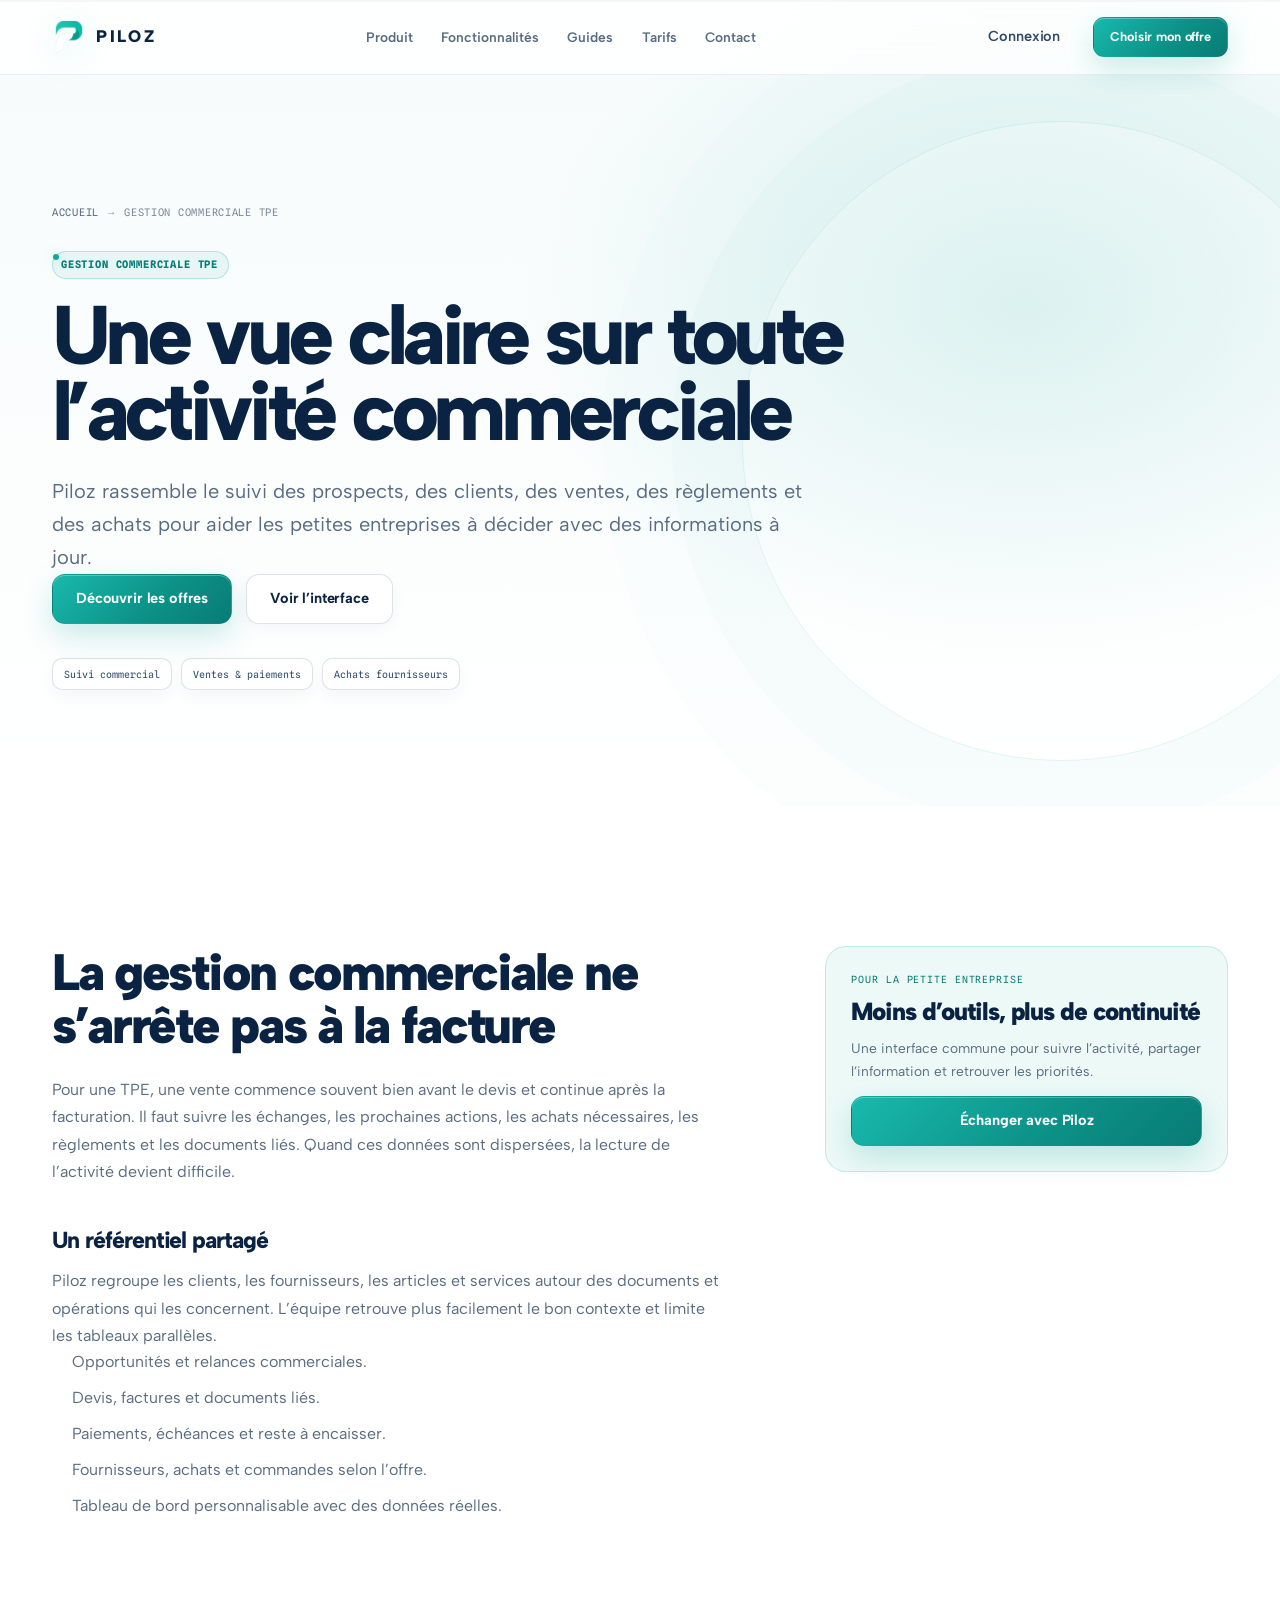
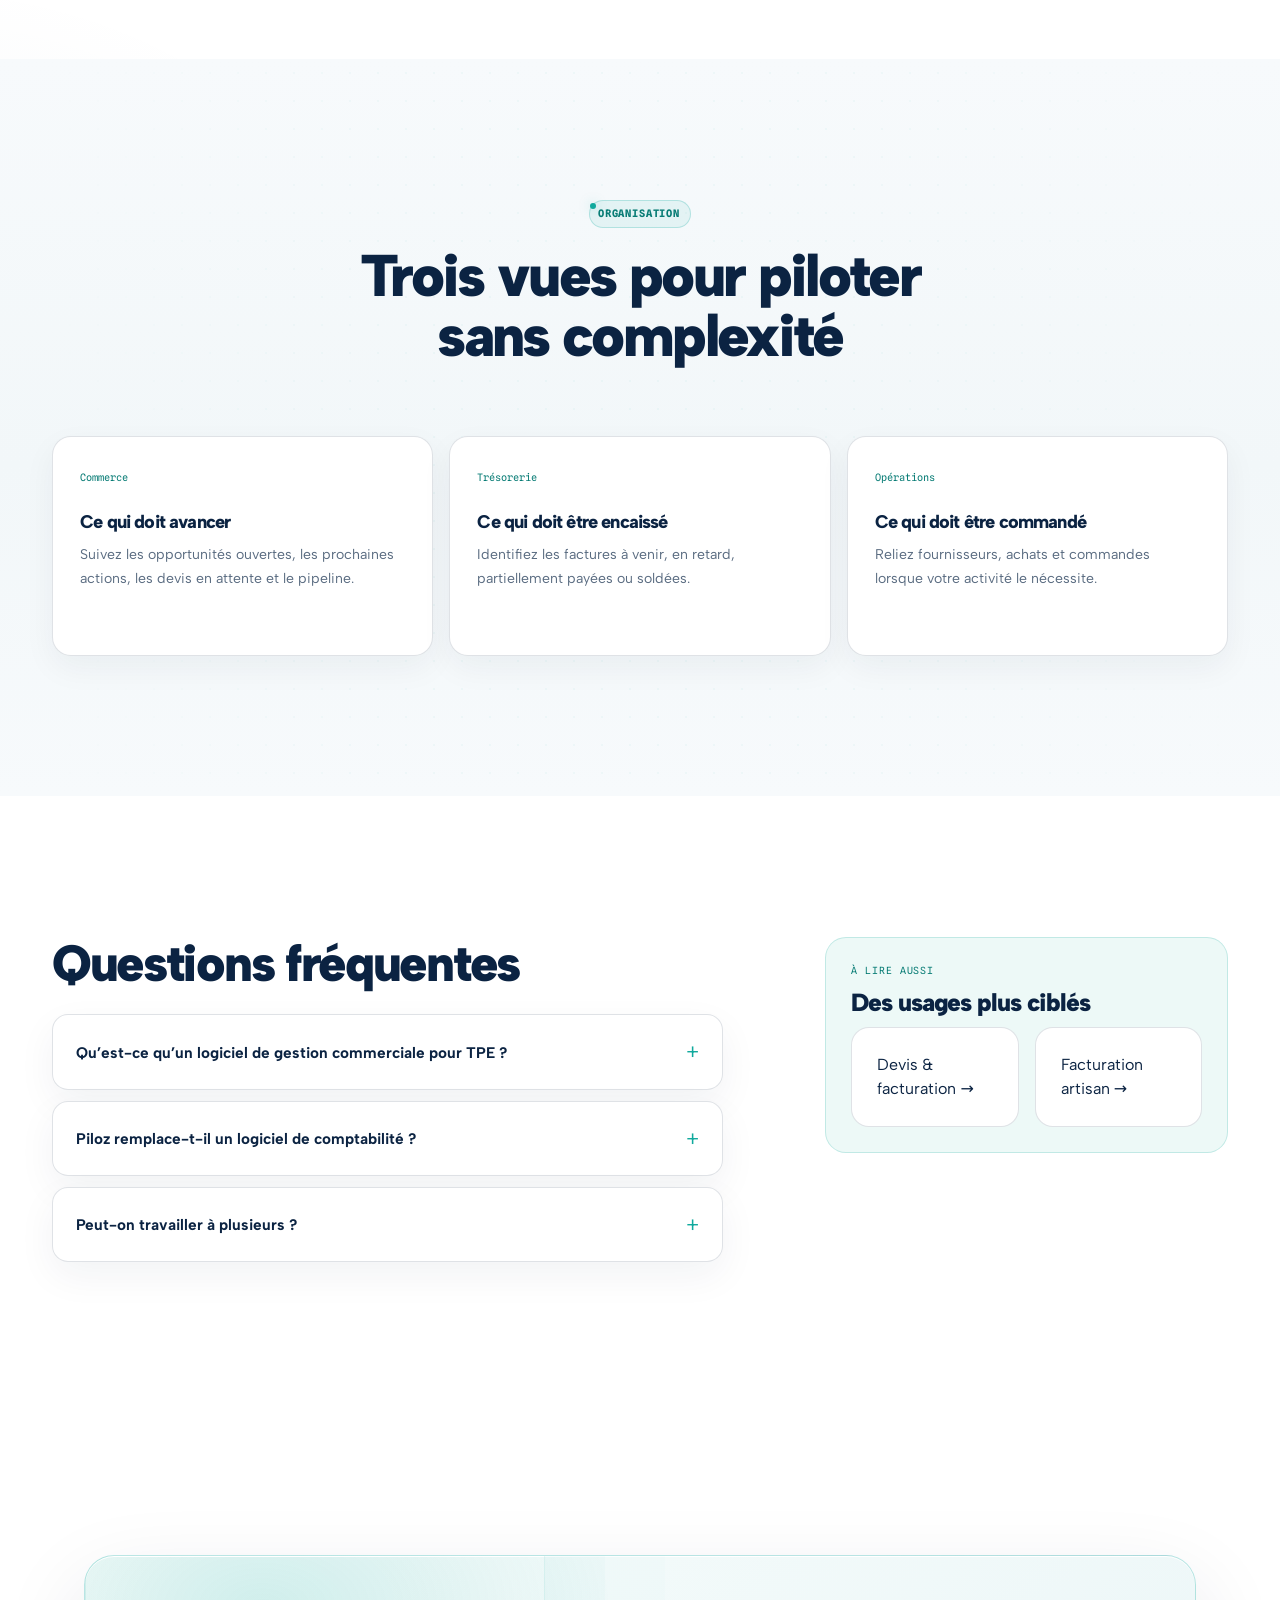
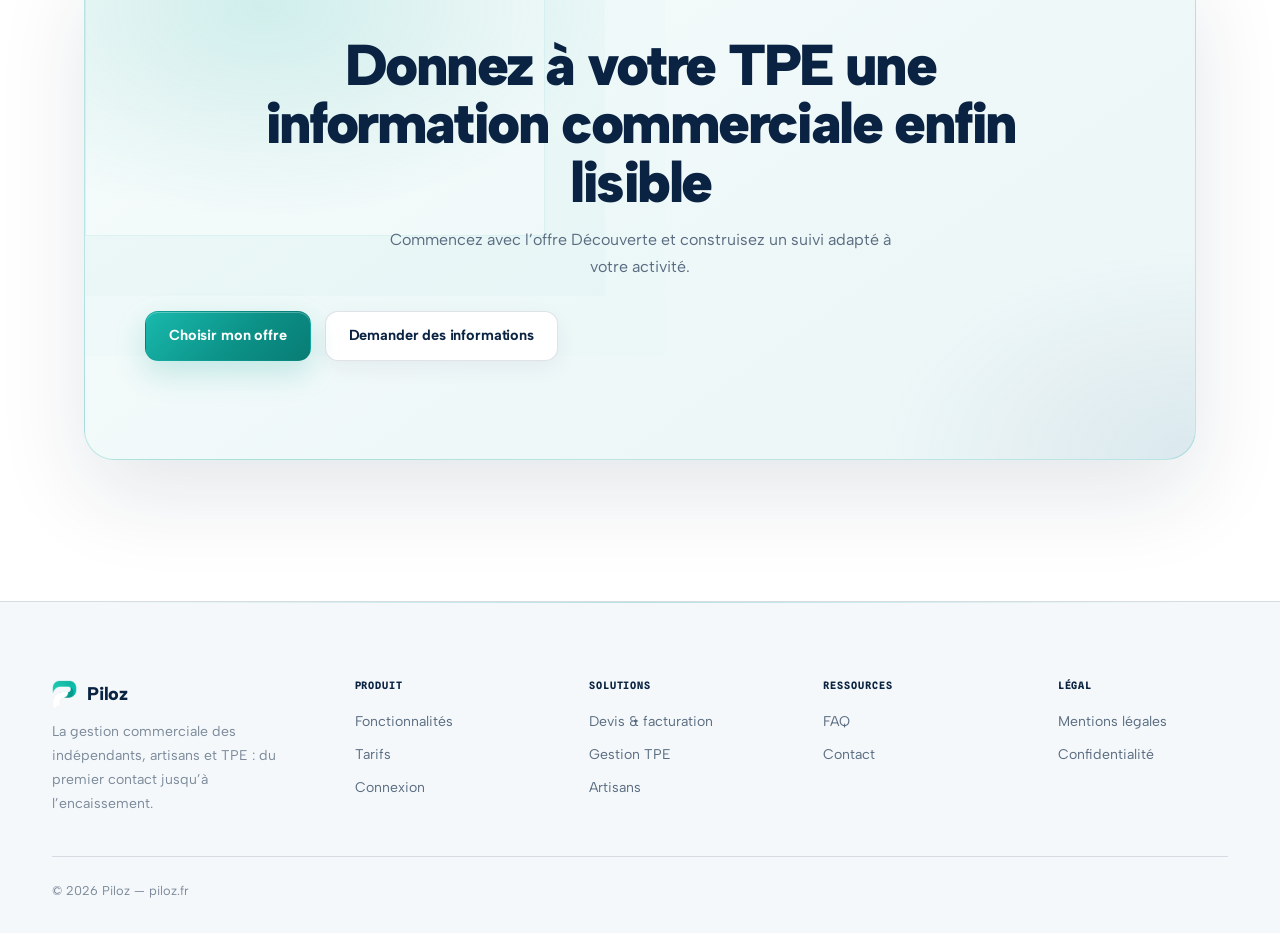
<file: logiciel-gestion-commerciale-tpe.html>
<!DOCTYPE html>
<html lang="fr">
<head>
<meta charset="UTF-8"><meta name="viewport" content="width=device-width, initial-scale=1.0">
<title>Logiciel de gestion commerciale pour TPE | Piloz</title>
<meta name="description" content="Centralisez prospects, clients, devis, factures, paiements, relances et achats avec un logiciel de gestion commerciale conçu pour les TPE.">
<link rel="canonical" href="https://piloz.fr/logiciel-gestion-commerciale-tpe.html"><meta name="robots" content="index, follow"><meta name="theme-color" content="#FFFFFF"><meta name="color-scheme" content="light"><link rel="icon" type="image/png" href="assets/icons/favicon-192.png">
<meta property="og:type" content="website"><meta property="og:site_name" content="Piloz"><meta property="og:locale" content="fr_FR"><meta property="og:url" content="https://piloz.fr/logiciel-gestion-commerciale-tpe.html"><meta property="og:title" content="Logiciel de gestion commerciale pour TPE | Piloz"><meta property="og:description" content="Pilotez le cycle commercial de votre TPE sans multiplier les outils."><meta property="og:image" content="https://piloz.fr/assets/images/og-image.png"><meta property="og:image:width" content="1200"><meta property="og:image:height" content="630"><meta property="og:image:alt" content="Piloz, logiciel de gestion commerciale pour TPE">
<meta name="twitter:card" content="summary_large_image"><meta name="twitter:title" content="Logiciel de gestion commerciale pour TPE | Piloz"><meta name="twitter:description" content="Pilotez le cycle commercial de votre TPE sans multiplier les outils."><meta name="twitter:image" content="https://piloz.fr/assets/images/og-image.png"><meta name="twitter:image:alt" content="Piloz, logiciel de gestion commerciale pour TPE">
<link rel="preconnect" href="https://fonts.googleapis.com"><link rel="preconnect" href="https://fonts.gstatic.com" crossorigin><link href="https://fonts.googleapis.com/css2?family=Albert+Sans:wght@400;500;600;700;800;900&family=Spline+Sans+Mono:wght@500;700&display=swap" rel="stylesheet">
<link rel="stylesheet" href="assets/css/variables.css"><link rel="stylesheet" href="assets/css/base.css"><link rel="stylesheet" href="assets/css/layout.css"><link rel="stylesheet" href="assets/css/components.css"><link rel="stylesheet" href="assets/css/animations.css"><link rel="stylesheet" href="assets/css/responsive.css"><link rel="stylesheet" href="assets/css/piloz-premium.css?v=20260726.4">
<script type="application/ld+json">{"@context":"https://schema.org","@graph":[{"@type":"WebPage","name":"Logiciel de gestion commerciale pour TPE","url":"https://piloz.fr/logiciel-gestion-commerciale-tpe.html","description":"Centraliser le suivi commercial d’une TPE avec Piloz."},{"@type":"BreadcrumbList","itemListElement":[{"@type":"ListItem","position":1,"name":"Accueil","item":"https://piloz.fr/"},{"@type":"ListItem","position":2,"name":"Gestion commerciale TPE","item":"https://piloz.fr/logiciel-gestion-commerciale-tpe.html"}]},{"@type":"FAQPage","mainEntity":[{"@type":"Question","name":"Qu’est-ce qu’un logiciel de gestion commerciale pour TPE ?","acceptedAnswer":{"@type":"Answer","text":"C’est un outil qui rassemble les informations utiles au cycle de vente : prospects, clients, devis, factures, règlements et indicateurs de suivi."}},{"@type":"Question","name":"Piloz remplace-t-il un logiciel de comptabilité ?","acceptedAnswer":{"@type":"Answer","text":"Non. Piloz organise la gestion commerciale et la préparation des informations, mais ne remplace pas un logiciel de comptabilité complet ni l’accompagnement d’un professionnel."}},{"@type":"Question","name":"Peut-on travailler à plusieurs ?","acceptedAnswer":{"@type":"Answer","text":"Oui, les offres Pro et Business permettent d’ajouter plusieurs utilisateurs selon les limites de l’offre choisie."}}]}]}</script>
</head>
<body><a class="skip-link" href="#contenu">Aller au contenu</a><div class="scroll-progress" aria-hidden="true"><span></span></div>
<header class="site-nav"><div class="container nav-inner"><a class="brand" href="index.html"><img src="assets/images/brand-full.png" alt="Piloz" class="brand-logo"></a><nav class="nav-links" aria-label="Navigation principale"><a href="index.html#produit">Produit</a><a href="index.html#fonctionnalites">Fonctionnalités</a><a href="index.html#guides">Guides</a><a href="index.html#tarifs">Tarifs</a><a href="contact.html">Contact</a></nav><div class="nav-actions"><a class="btn btn-ghost" href="https://app.piloz.fr/?mode=login">Connexion</a><a class="btn btn-primary btn-sm" href="index.html#tarifs">Choisir mon offre</a></div><button class="nav-toggle" id="nav-toggle" aria-expanded="false" aria-controls="mobile-menu" aria-label="Ouvrir le menu"><span></span></button></div><nav class="mobile-menu" id="mobile-menu" aria-label="Navigation mobile"><a href="index.html#produit">Produit</a><a href="index.html#fonctionnalites">Fonctionnalités</a><a href="index.html#guides">Guides</a><a href="index.html#tarifs">Tarifs</a><a href="contact.html">Contact</a><div class="nav-actions"><a class="btn btn-outline btn-block" href="https://app.piloz.fr/?mode=login">Connexion</a><a class="btn btn-primary btn-block" href="index.html#tarifs">Choisir mon offre</a></div></nav></header>
<main id="contenu" class="seo-page">
<section class="seo-hero"><div class="container"><nav class="seo-breadcrumb" aria-label="Fil d’Ariane"><a href="index.html">Accueil</a><span>→</span><span>Gestion commerciale TPE</span></nav><div class="seo-hero-copy"><span class="eyebrow">Gestion commerciale TPE</span><h1>Une vue claire sur toute l’activité commerciale</h1><p class="lede">Piloz rassemble le suivi des prospects, des clients, des ventes, des règlements et des achats pour aider les petites entreprises à décider avec des informations à jour.</p><div class="hero-actions"><a class="btn btn-primary" href="index.html#tarifs">Découvrir les offres</a><a class="btn btn-outline" href="index.html#produit">Voir l’interface</a></div><div class="seo-trust-row"><span>Suivi commercial</span><span>Ventes & paiements</span><span>Achats fournisseurs</span></div></div></div></section>
<section class="section" data-scene><div class="container editorial-grid"><article class="editorial-copy"><h2>La gestion commerciale ne s’arrête pas à la facture</h2><p>Pour une TPE, une vente commence souvent bien avant le devis et continue après la facturation. Il faut suivre les échanges, les prochaines actions, les achats nécessaires, les règlements et les documents liés. Quand ces données sont dispersées, la lecture de l’activité devient difficile.</p><h3>Un référentiel partagé</h3><p>Piloz regroupe les clients, les fournisseurs, les articles et services autour des documents et opérations qui les concernent. L’équipe retrouve plus facilement le bon contexte et limite les tableaux parallèles.</p><ul><li>Opportunités et relances commerciales.</li><li>Devis, factures et documents liés.</li><li>Paiements, échéances et reste à encaisser.</li><li>Fournisseurs, achats et commandes selon l’offre.</li><li>Tableau de bord personnalisable avec des données réelles.</li></ul></article><aside class="editorial-aside"><small>Pour la petite entreprise</small><h2>Moins d’outils, plus de continuité</h2><p>Une interface commune pour suivre l’activité, partager l’information et retrouver les priorités.</p><a class="btn btn-primary btn-block" href="contact.html">Échanger avec Piloz</a></aside></div></section>
<section class="section section-alt" data-scene><div class="container"><div class="section-head"><span class="eyebrow">Organisation</span><h2>Trois vues pour piloter sans complexité</h2></div><div class="usecase-grid"><article class="usecase-card"><span>Commerce</span><h3>Ce qui doit avancer</h3><p>Suivez les opportunités ouvertes, les prochaines actions, les devis en attente et le pipeline.</p></article><article class="usecase-card"><span>Trésorerie</span><h3>Ce qui doit être encaissé</h3><p>Identifiez les factures à venir, en retard, partiellement payées ou soldées.</p></article><article class="usecase-card"><span>Opérations</span><h3>Ce qui doit être commandé</h3><p>Reliez fournisseurs, achats et commandes lorsque votre activité le nécessite.</p></article></div></div></section>
<section class="section" data-scene><div class="container editorial-grid"><article class="editorial-copy"><h2>Questions fréquentes</h2><div class="faq-list"><details class="faq-item"><summary>Qu’est-ce qu’un logiciel de gestion commerciale pour TPE ?</summary><div class="faq-answer"><p>C’est un outil qui rassemble les informations utiles au cycle de vente : prospects, clients, devis, factures, règlements et indicateurs de suivi.</p></div></details><details class="faq-item"><summary>Piloz remplace-t-il un logiciel de comptabilité ?</summary><div class="faq-answer"><p>Non. Piloz organise la gestion commerciale et la préparation des informations, mais ne remplace pas un logiciel de comptabilité complet ni l’accompagnement d’un professionnel.</p></div></details><details class="faq-item"><summary>Peut-on travailler à plusieurs ?</summary><div class="faq-answer"><p>Oui, les offres Pro et Business permettent d’ajouter plusieurs utilisateurs selon les limites de l’offre choisie.</p></div></details></div></article><aside class="editorial-aside"><small>À lire aussi</small><h2>Des usages plus ciblés</h2><div class="related-guides"><a href="logiciel-devis-facturation.html">Devis & facturation →</a><a href="logiciel-facturation-artisan.html">Facturation artisan →</a></div></aside></div></section>
<section class="section"><div class="container"><div class="cta-band"><h2>Donnez à votre TPE une information commerciale enfin lisible</h2><p>Commencez avec l’offre Découverte et construisez un suivi adapté à votre activité.</p><div class="hero-actions"><a class="btn btn-primary" href="index.html#tarifs">Choisir mon offre</a><a class="btn btn-outline-light" href="contact.html">Demander des informations</a></div></div></div></section>
</main>
<footer class="site-footer"><div class="container"><div class="footer-top"><div class="footer-brand"><a class="brand" href="index.html"><img src="assets/images/brand-mark.png" alt="" class="brand-icon">Piloz</a><p>La gestion commerciale des indépendants, artisans et TPE : du premier contact jusqu’à l’encaissement.</p></div><div class="footer-col"><h4>Produit</h4><a href="index.html#fonctionnalites">Fonctionnalités</a><a href="index.html#tarifs">Tarifs</a><a href="https://app.piloz.fr/?mode=login">Connexion</a></div><div class="footer-col"><h4>Solutions</h4><a href="logiciel-devis-facturation.html">Devis & facturation</a><a href="logiciel-gestion-commerciale-tpe.html">Gestion TPE</a><a href="logiciel-facturation-artisan.html">Artisans</a></div><div class="footer-col"><h4>Ressources</h4><a href="index.html#faq">FAQ</a><a href="contact.html">Contact</a></div><div class="footer-col"><h4>Légal</h4><a href="legal/mentions-legales.html">Mentions légales</a><a href="legal/confidentialite.html">Confidentialité</a></div></div><div class="footer-bottom"><span>© 2026 Piloz — piloz.fr</span></div></div></footer><script type="module" src="assets/js/main.js?v=20260726.3"></script></body></html>
</file>
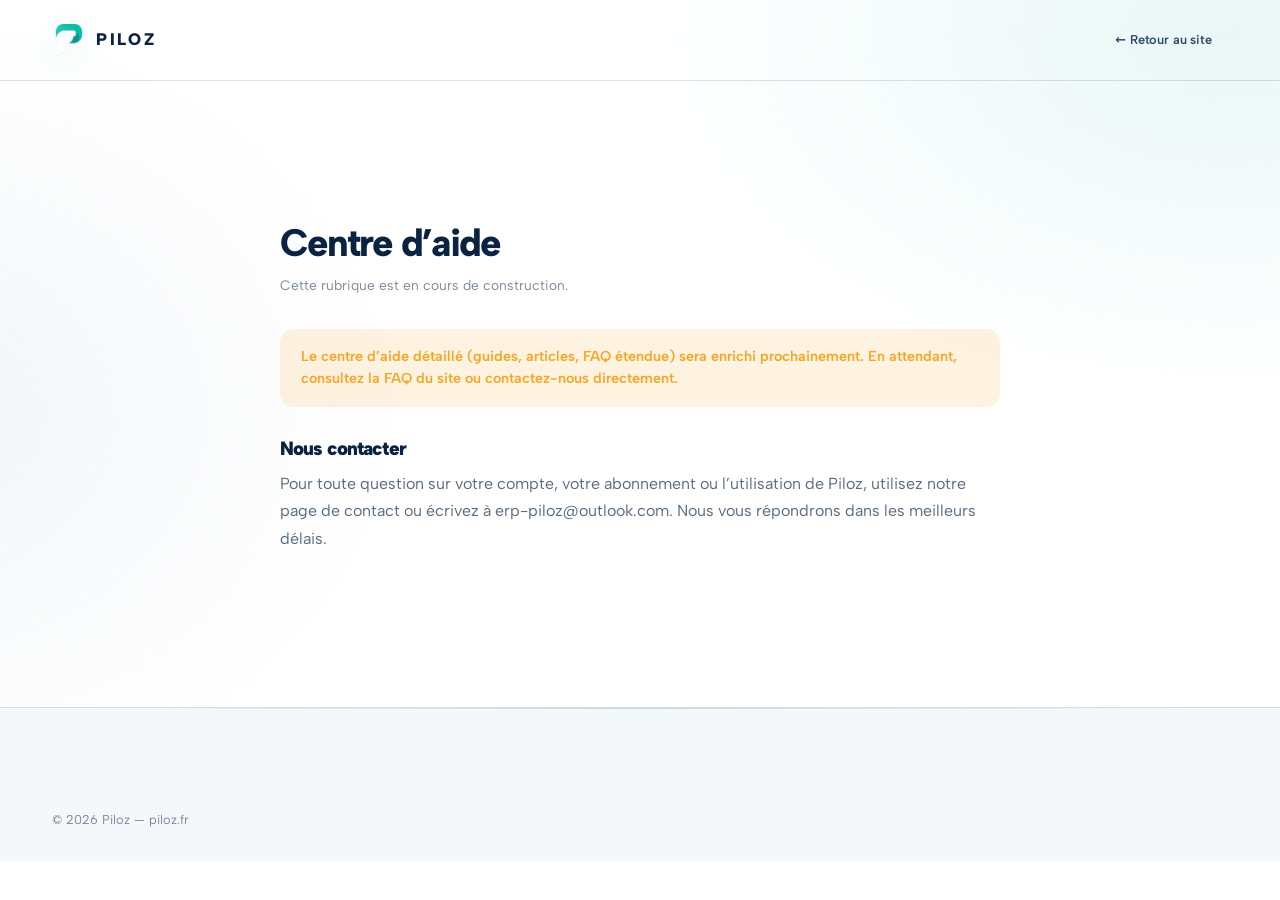
<file: legal/centre-aide.html>
<!DOCTYPE html>
<html lang="fr">
<head>
<meta charset="UTF-8">
<meta name="viewport" content="width=device-width, initial-scale=1.0">
<title>Centre d’aide — Piloz</title>
<meta name="description" content="Besoin d’aide avec Piloz ? Contactez-nous directement.">
<link rel="canonical" href="https://piloz.fr/legal/centre-aide.html">
<meta name="robots" content="noindex, follow">
<link rel="icon" type="image/png" href="../assets/icons/favicon-192.png">
<link rel="preconnect" href="https://fonts.googleapis.com">
<link href="https://fonts.googleapis.com/css2?family=Albert+Sans:wght@400;500;600;700;800;900&family=Spline+Sans+Mono:wght@500;700&display=swap" rel="stylesheet">
<link rel="stylesheet" href="../assets/css/variables.css">
<link rel="stylesheet" href="../assets/css/base.css">
<link rel="stylesheet" href="../assets/css/layout.css">
<link rel="stylesheet" href="../assets/css/components.css">
<link rel="stylesheet" href="../assets/css/responsive.css">
<link rel="stylesheet" href="../assets/css/piloz-premium.css?v=20260726.4">
</head>
<body>
<div class="legal-header"><div class="container row-between">
  <a class="brand" href="../index.html"><img src="../assets/images/brand-full.png" alt="Piloz" class="brand-logo"></a>
  <a class="btn btn-ghost btn-sm" href="../index.html">← Retour au site</a>
</div></div>

<main class="container legal-content">
  <h1>Centre d’aide</h1>
  <p class="updated">Cette rubrique est en cours de construction.</p>

  <div class="legal-notice">Le centre d’aide détaillé (guides, articles, FAQ étendue) sera enrichi prochainement. En attendant, consultez la <a href="../index.html#faq">FAQ</a> du site ou contactez-nous directement.</div>

  <h2>Nous contacter</h2>
  <p>Pour toute question sur votre compte, votre abonnement ou l’utilisation de Piloz, utilisez notre <a href="../contact.html">page de contact</a> ou écrivez à <a href="mailto:erp-piloz@outlook.com">erp-piloz@outlook.com</a>. Nous vous répondrons dans les meilleurs délais.</p>
</main>

<footer class="site-footer">
  <div class="container footer-bottom">
    <span>© 2026 Piloz — piloz.fr</span>
  </div>
</footer>
</body>
</html>
</file>
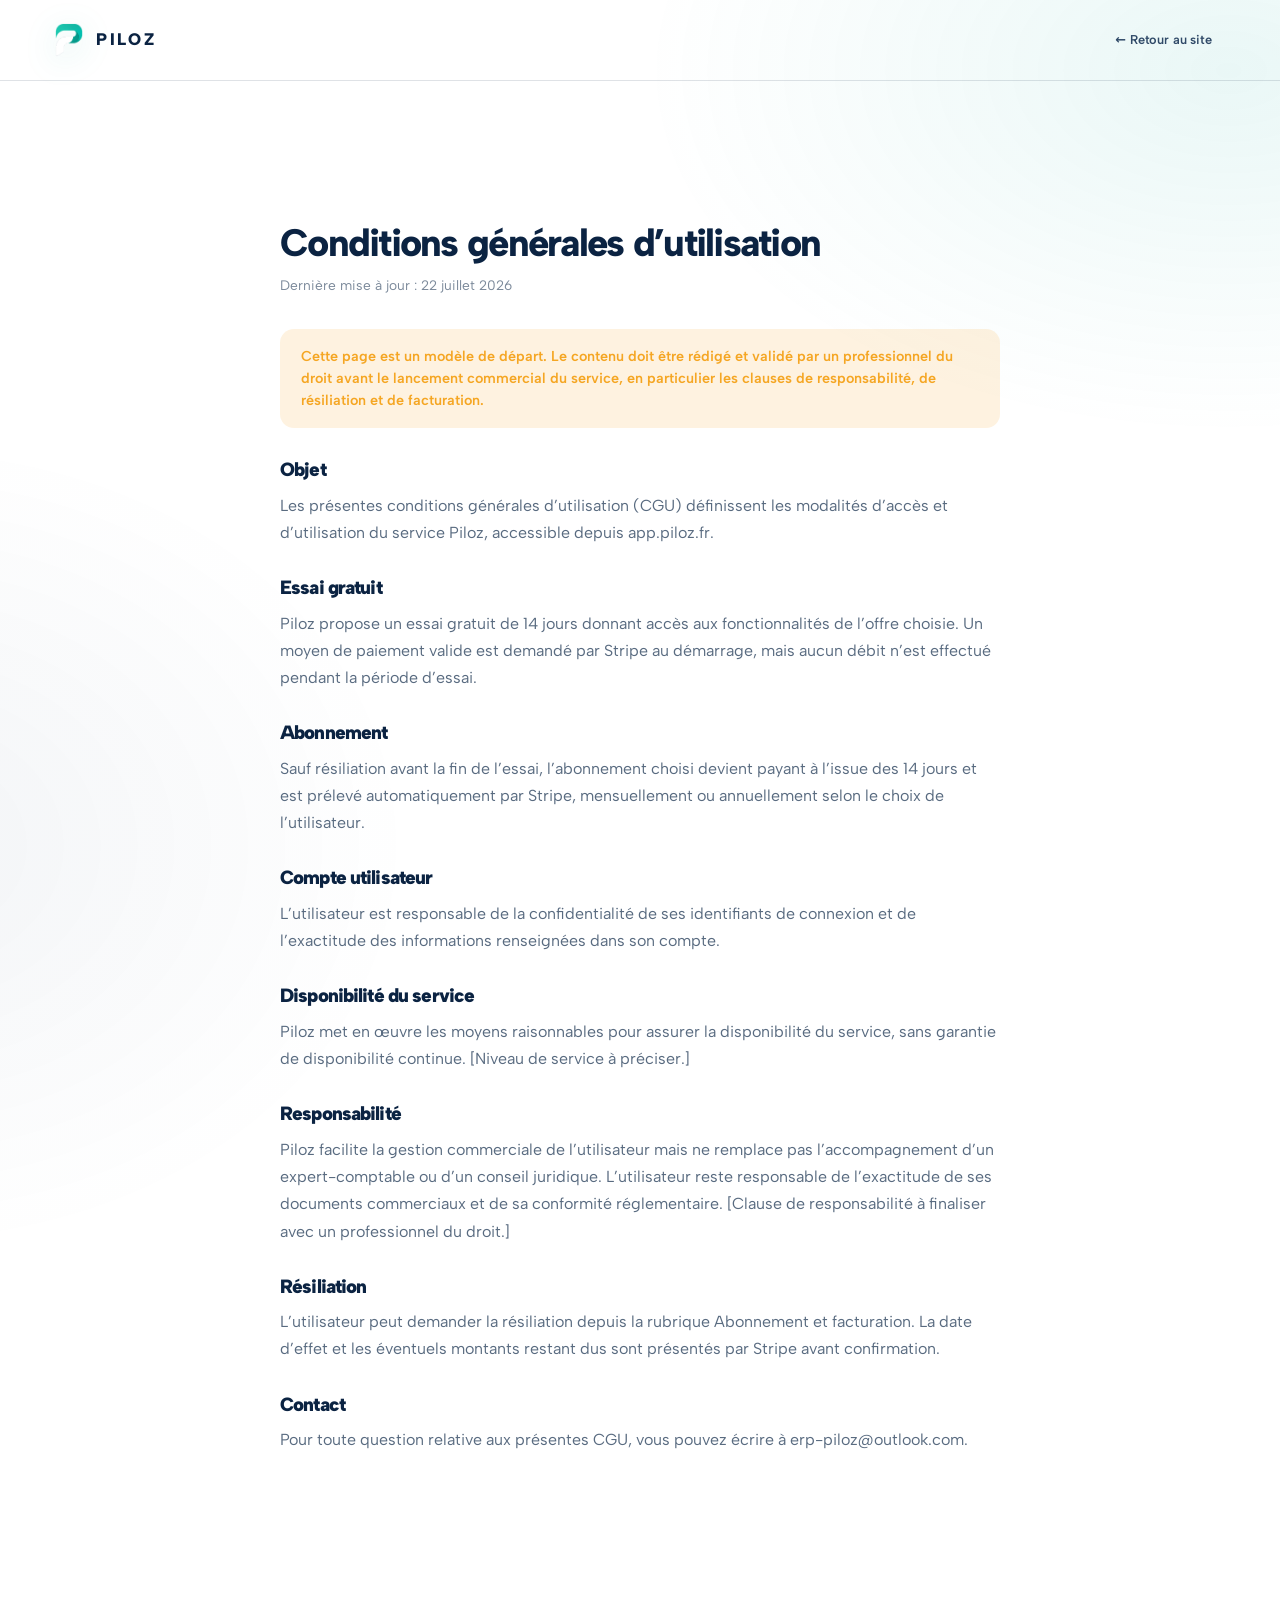
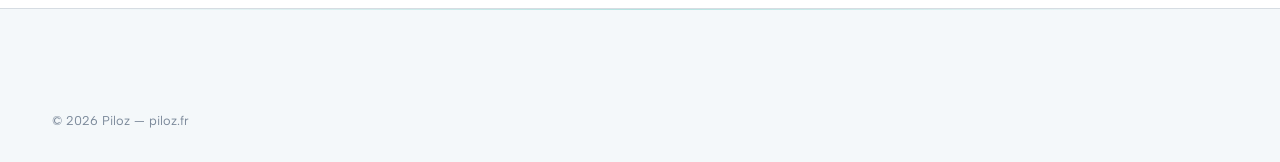
<file: legal/cgu.html>
<!DOCTYPE html>
<html lang="fr">
<head>
<meta charset="UTF-8">
<meta name="viewport" content="width=device-width, initial-scale=1.0">
<title>Conditions générales d’utilisation — Piloz</title>
<meta name="description" content="Conditions générales d’utilisation du service Piloz.">
<link rel="canonical" href="https://piloz.fr/legal/cgu.html">
<meta name="robots" content="noindex, follow">
<link rel="icon" type="image/png" href="../assets/icons/favicon-192.png">
<link rel="preconnect" href="https://fonts.googleapis.com">
<link href="https://fonts.googleapis.com/css2?family=Albert+Sans:wght@400;500;600;700;800;900&family=Spline+Sans+Mono:wght@500;700&display=swap" rel="stylesheet">
<link rel="stylesheet" href="../assets/css/variables.css">
<link rel="stylesheet" href="../assets/css/base.css">
<link rel="stylesheet" href="../assets/css/layout.css">
<link rel="stylesheet" href="../assets/css/components.css">
<link rel="stylesheet" href="../assets/css/responsive.css">
<link rel="stylesheet" href="../assets/css/piloz-premium.css?v=20260726.4">
</head>
<body>
<div class="legal-header"><div class="container row-between">
  <a class="brand" href="../index.html"><img src="../assets/images/brand-full.png" alt="Piloz" class="brand-logo"></a>
  <a class="btn btn-ghost btn-sm" href="../index.html">← Retour au site</a>
</div></div>

<main class="container legal-content">
  <h1>Conditions générales d’utilisation</h1>
  <p class="updated">Dernière mise à jour : 22 juillet 2026</p>

  <div class="legal-notice">Cette page est un modèle de départ. Le contenu doit être rédigé et validé par un professionnel du droit avant le lancement commercial du service, en particulier les clauses de responsabilité, de résiliation et de facturation.</div>

  <h2>Objet</h2>
  <p>Les présentes conditions générales d’utilisation (CGU) définissent les modalités d’accès et d’utilisation du service Piloz, accessible depuis app.piloz.fr.</p>

  <h2>Essai gratuit</h2>
  <p>Piloz propose un essai gratuit de 14 jours donnant accès aux fonctionnalités de l’offre choisie. Un moyen de paiement valide est demandé par Stripe au démarrage, mais aucun débit n’est effectué pendant la période d’essai.</p>

  <h2>Abonnement</h2>
  <p>Sauf résiliation avant la fin de l’essai, l’abonnement choisi devient payant à l’issue des 14 jours et est prélevé automatiquement par Stripe, mensuellement ou annuellement selon le choix de l’utilisateur.</p>

  <h2>Compte utilisateur</h2>
  <p>L’utilisateur est responsable de la confidentialité de ses identifiants de connexion et de l’exactitude des informations renseignées dans son compte.</p>

  <h2>Disponibilité du service</h2>
  <p>Piloz met en œuvre les moyens raisonnables pour assurer la disponibilité du service, sans garantie de disponibilité continue. [Niveau de service à préciser.]</p>

  <h2>Responsabilité</h2>
  <p>Piloz facilite la gestion commerciale de l’utilisateur mais ne remplace pas l’accompagnement d’un expert-comptable ou d’un conseil juridique. L’utilisateur reste responsable de l’exactitude de ses documents commerciaux et de sa conformité réglementaire. [Clause de responsabilité à finaliser avec un professionnel du droit.]</p>

  <h2>Résiliation</h2>
  <p>L’utilisateur peut demander la résiliation depuis la rubrique Abonnement et facturation. La date d’effet et les éventuels montants restant dus sont présentés par Stripe avant confirmation.</p>

  <h2>Contact</h2>
  <p>Pour toute question relative aux présentes CGU, vous pouvez écrire à <a href="mailto:erp-piloz@outlook.com">erp-piloz@outlook.com</a>.</p>
</main>

<footer class="site-footer">
  <div class="container footer-bottom">
    <span>© 2026 Piloz — piloz.fr</span>
  </div>
</footer>
</body>
</html>
</file>
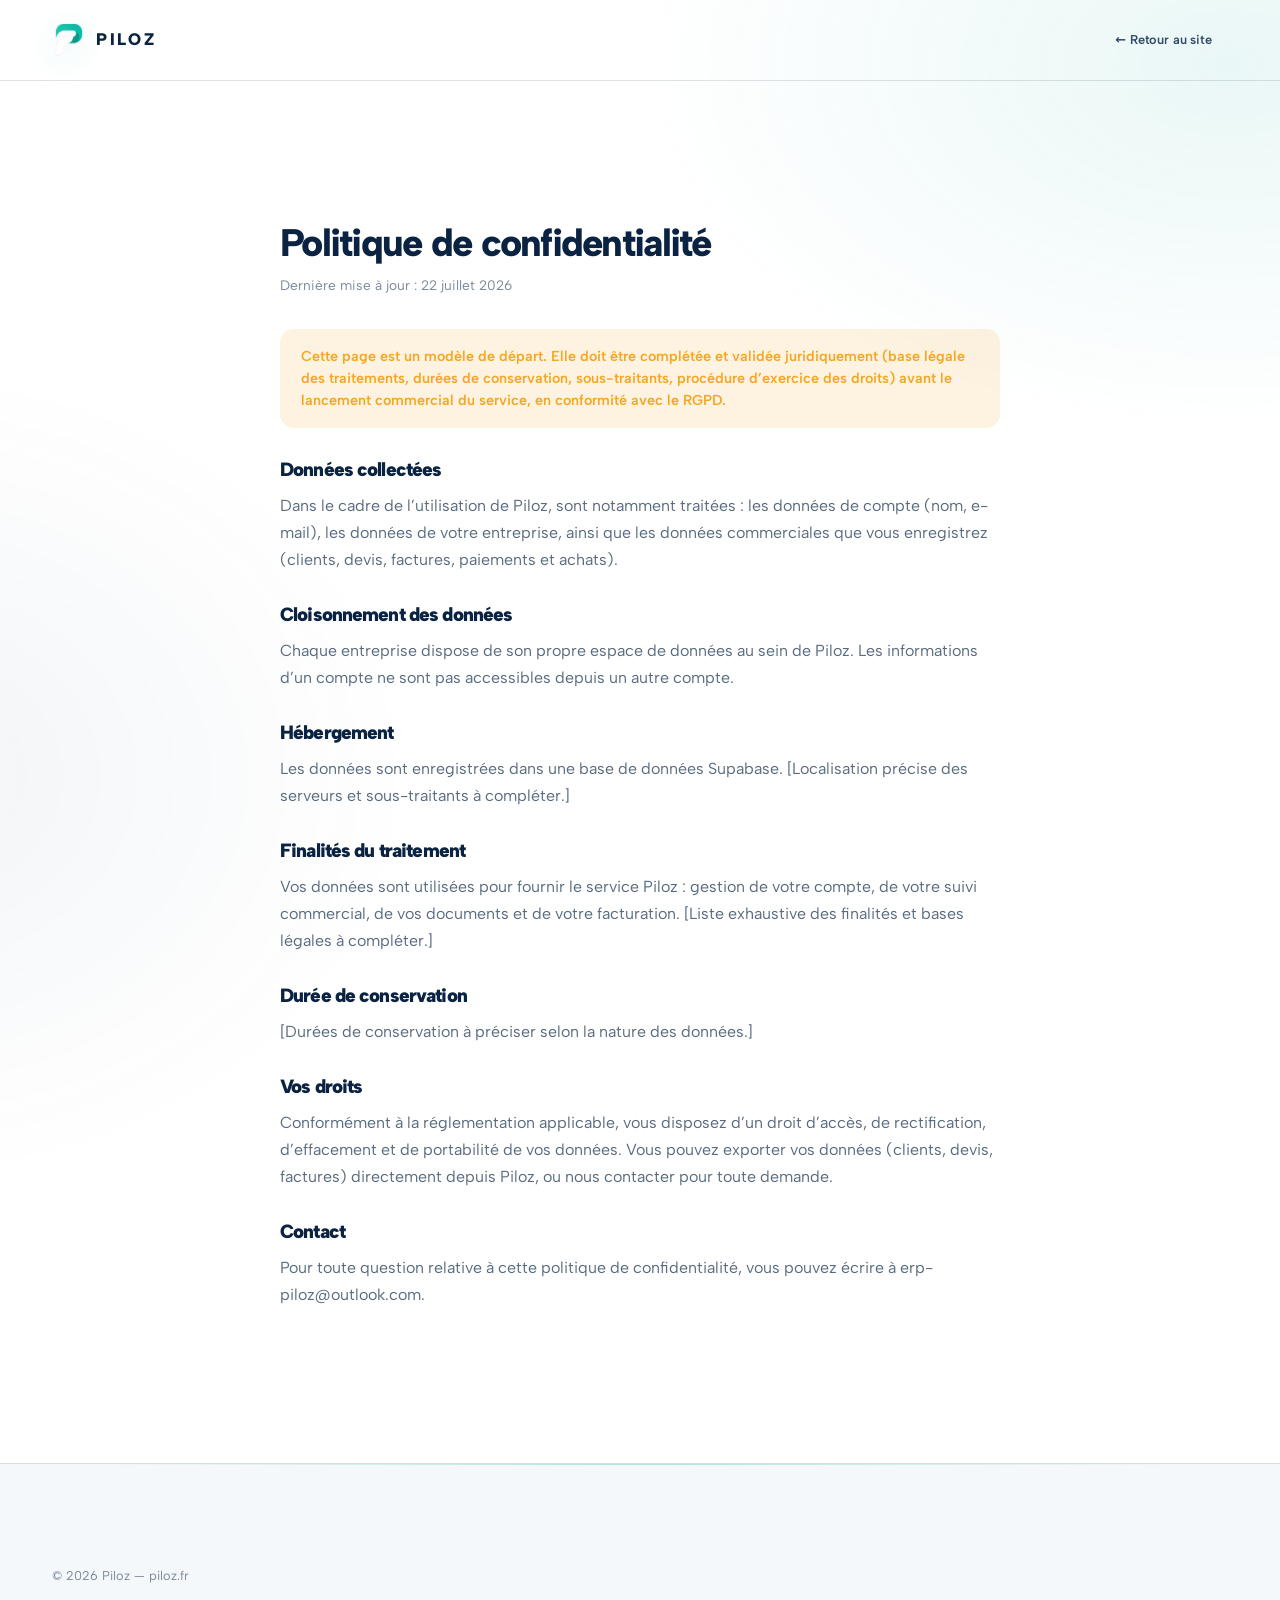
<file: legal/confidentialite.html>
<!DOCTYPE html>
<html lang="fr">
<head>
<meta charset="UTF-8">
<meta name="viewport" content="width=device-width, initial-scale=1.0">
<title>Politique de confidentialité — Piloz</title>
<meta name="description" content="Politique de confidentialité et protection des données du service Piloz.">
<link rel="canonical" href="https://piloz.fr/legal/confidentialite.html">
<meta name="robots" content="noindex, follow">
<link rel="icon" type="image/png" href="../assets/icons/favicon-192.png">
<link rel="preconnect" href="https://fonts.googleapis.com">
<link href="https://fonts.googleapis.com/css2?family=Albert+Sans:wght@400;500;600;700;800;900&family=Spline+Sans+Mono:wght@500;700&display=swap" rel="stylesheet">
<link rel="stylesheet" href="../assets/css/variables.css">
<link rel="stylesheet" href="../assets/css/base.css">
<link rel="stylesheet" href="../assets/css/layout.css">
<link rel="stylesheet" href="../assets/css/components.css">
<link rel="stylesheet" href="../assets/css/responsive.css">
<link rel="stylesheet" href="../assets/css/piloz-premium.css?v=20260726.4">
</head>
<body>
<div class="legal-header"><div class="container row-between">
  <a class="brand" href="../index.html"><img src="../assets/images/brand-full.png" alt="Piloz" class="brand-logo"></a>
  <a class="btn btn-ghost btn-sm" href="../index.html">← Retour au site</a>
</div></div>

<main class="container legal-content">
  <h1>Politique de confidentialité</h1>
  <p class="updated">Dernière mise à jour : 22 juillet 2026</p>

  <div class="legal-notice">Cette page est un modèle de départ. Elle doit être complétée et validée juridiquement (base légale des traitements, durées de conservation, sous-traitants, procédure d’exercice des droits) avant le lancement commercial du service, en conformité avec le RGPD.</div>

  <h2>Données collectées</h2>
  <p>Dans le cadre de l’utilisation de Piloz, sont notamment traitées : les données de compte (nom, e-mail), les données de votre entreprise, ainsi que les données commerciales que vous enregistrez (clients, devis, factures, paiements et achats).</p>

  <h2>Cloisonnement des données</h2>
  <p>Chaque entreprise dispose de son propre espace de données au sein de Piloz. Les informations d’un compte ne sont pas accessibles depuis un autre compte.</p>

  <h2>Hébergement</h2>
  <p>Les données sont enregistrées dans une base de données Supabase. [Localisation précise des serveurs et sous-traitants à compléter.]</p>

  <h2>Finalités du traitement</h2>
  <p>Vos données sont utilisées pour fournir le service Piloz : gestion de votre compte, de votre suivi commercial, de vos documents et de votre facturation. [Liste exhaustive des finalités et bases légales à compléter.]</p>

  <h2>Durée de conservation</h2>
  <p>[Durées de conservation à préciser selon la nature des données.]</p>

  <h2>Vos droits</h2>
  <p>Conformément à la réglementation applicable, vous disposez d’un droit d’accès, de rectification, d’effacement et de portabilité de vos données. Vous pouvez exporter vos données (clients, devis, factures) directement depuis Piloz, ou nous contacter pour toute demande.</p>

  <h2>Contact</h2>
  <p>Pour toute question relative à cette politique de confidentialité, vous pouvez écrire à <a href="mailto:erp-piloz@outlook.com">erp-piloz@outlook.com</a>.</p>
</main>

<footer class="site-footer">
  <div class="container footer-bottom">
    <span>© 2026 Piloz — piloz.fr</span>
  </div>
</footer>
</body>
</html>
</file>
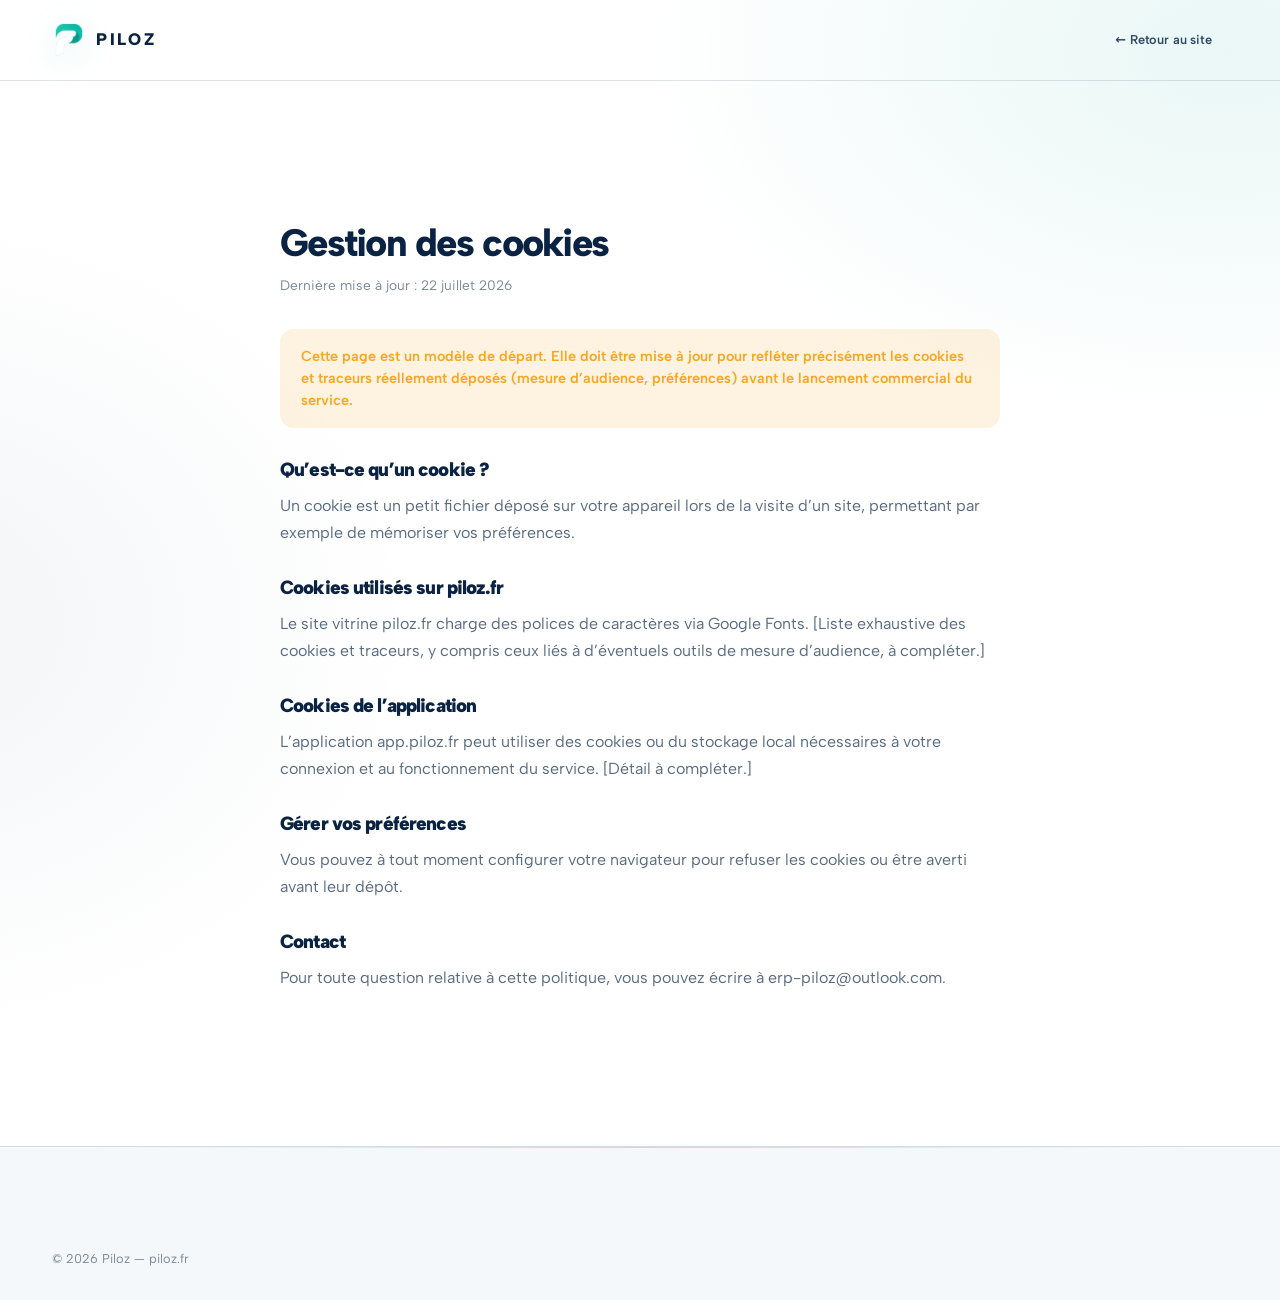
<file: legal/cookies.html>
<!DOCTYPE html>
<html lang="fr">
<head>
<meta charset="UTF-8">
<meta name="viewport" content="width=device-width, initial-scale=1.0">
<title>Gestion des cookies — Piloz</title>
<meta name="description" content="Politique de gestion des cookies du site piloz.fr.">
<link rel="canonical" href="https://piloz.fr/legal/cookies.html">
<meta name="robots" content="noindex, follow">
<link rel="icon" type="image/png" href="../assets/icons/favicon-192.png">
<link rel="preconnect" href="https://fonts.googleapis.com">
<link href="https://fonts.googleapis.com/css2?family=Albert+Sans:wght@400;500;600;700;800;900&family=Spline+Sans+Mono:wght@500;700&display=swap" rel="stylesheet">
<link rel="stylesheet" href="../assets/css/variables.css">
<link rel="stylesheet" href="../assets/css/base.css">
<link rel="stylesheet" href="../assets/css/layout.css">
<link rel="stylesheet" href="../assets/css/components.css">
<link rel="stylesheet" href="../assets/css/responsive.css">
<link rel="stylesheet" href="../assets/css/piloz-premium.css?v=20260726.4">
</head>
<body>
<div class="legal-header"><div class="container row-between">
  <a class="brand" href="../index.html"><img src="../assets/images/brand-full.png" alt="Piloz" class="brand-logo"></a>
  <a class="btn btn-ghost btn-sm" href="../index.html">← Retour au site</a>
</div></div>

<main class="container legal-content">
  <h1>Gestion des cookies</h1>
  <p class="updated">Dernière mise à jour : 22 juillet 2026</p>

  <div class="legal-notice">Cette page est un modèle de départ. Elle doit être mise à jour pour refléter précisément les cookies et traceurs réellement déposés (mesure d’audience, préférences) avant le lancement commercial du service.</div>

  <h2>Qu’est-ce qu’un cookie ?</h2>
  <p>Un cookie est un petit fichier déposé sur votre appareil lors de la visite d’un site, permettant par exemple de mémoriser vos préférences.</p>

  <h2>Cookies utilisés sur piloz.fr</h2>
  <p>Le site vitrine piloz.fr charge des polices de caractères via Google Fonts. [Liste exhaustive des cookies et traceurs, y compris ceux liés à d’éventuels outils de mesure d’audience, à compléter.]</p>

  <h2>Cookies de l’application</h2>
  <p>L’application app.piloz.fr peut utiliser des cookies ou du stockage local nécessaires à votre connexion et au fonctionnement du service. [Détail à compléter.]</p>

  <h2>Gérer vos préférences</h2>
  <p>Vous pouvez à tout moment configurer votre navigateur pour refuser les cookies ou être averti avant leur dépôt.</p>

  <h2>Contact</h2>
  <p>Pour toute question relative à cette politique, vous pouvez écrire à <a href="mailto:erp-piloz@outlook.com">erp-piloz@outlook.com</a>.</p>
</main>

<footer class="site-footer">
  <div class="container footer-bottom">
    <span>© 2026 Piloz — piloz.fr</span>
  </div>
</footer>
</body>
</html>
</file>
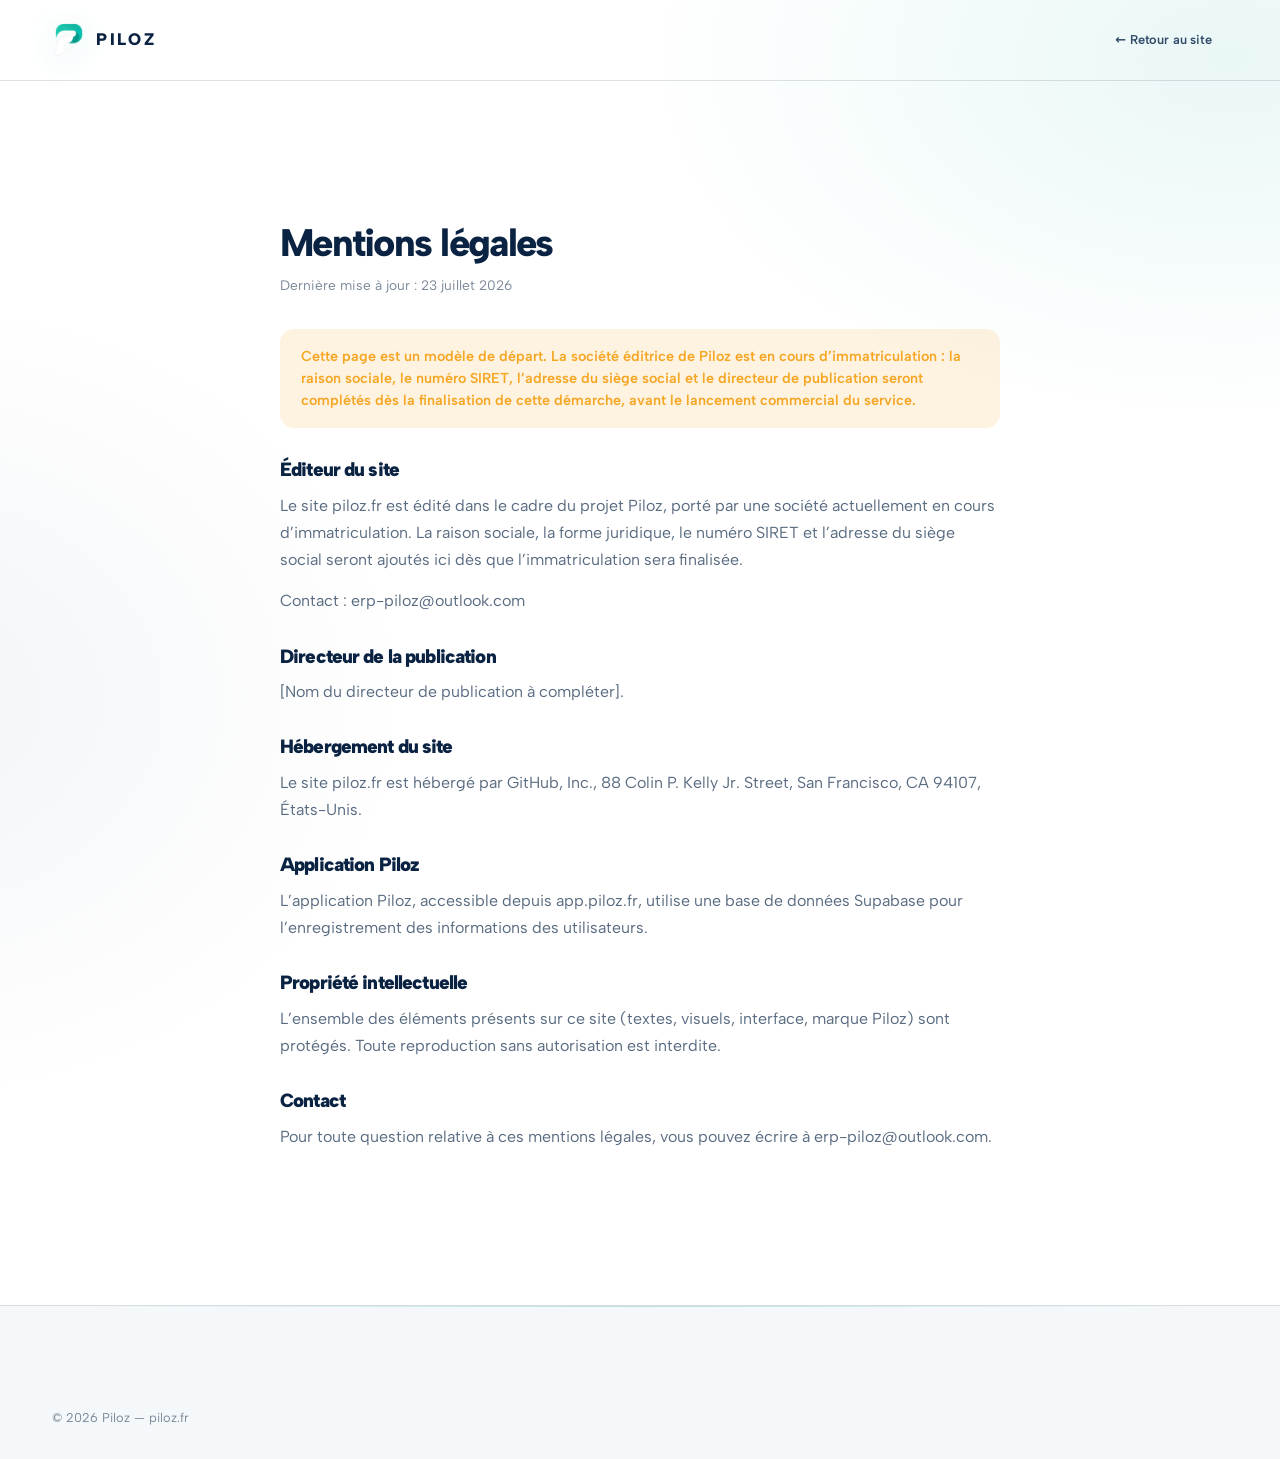
<file: legal/mentions-legales.html>
<!DOCTYPE html>
<html lang="fr">
<head>
<meta charset="UTF-8">
<meta name="viewport" content="width=device-width, initial-scale=1.0">
<title>Mentions légales — Piloz</title>
<meta name="description" content="Mentions légales du site piloz.fr.">
<link rel="canonical" href="https://piloz.fr/legal/mentions-legales.html">
<meta name="robots" content="noindex, follow">
<link rel="icon" type="image/png" href="../assets/icons/favicon-192.png">
<link rel="preconnect" href="https://fonts.googleapis.com">
<link href="https://fonts.googleapis.com/css2?family=Albert+Sans:wght@400;500;600;700;800;900&family=Spline+Sans+Mono:wght@500;700&display=swap" rel="stylesheet">
<link rel="stylesheet" href="../assets/css/variables.css">
<link rel="stylesheet" href="../assets/css/base.css">
<link rel="stylesheet" href="../assets/css/layout.css">
<link rel="stylesheet" href="../assets/css/components.css">
<link rel="stylesheet" href="../assets/css/responsive.css">
<link rel="stylesheet" href="../assets/css/piloz-premium.css?v=20260726.4">
</head>
<body>
<div class="legal-header"><div class="container row-between">
  <a class="brand" href="../index.html"><img src="../assets/images/brand-full.png" alt="Piloz" class="brand-logo"></a>
  <a class="btn btn-ghost btn-sm" href="../index.html">← Retour au site</a>
</div></div>

<main class="container legal-content">
  <h1>Mentions légales</h1>
  <p class="updated">Dernière mise à jour : 23 juillet 2026</p>

  <div class="legal-notice">Cette page est un modèle de départ. La société éditrice de Piloz est en cours d’immatriculation : la raison sociale, le numéro SIRET, l’adresse du siège social et le directeur de publication seront complétés dès la finalisation de cette démarche, avant le lancement commercial du service.</div>

  <h2>Éditeur du site</h2>
  <p>Le site piloz.fr est édité dans le cadre du projet Piloz, porté par une société actuellement en cours d’immatriculation. La raison sociale, la forme juridique, le numéro SIRET et l’adresse du siège social seront ajoutés ici dès que l’immatriculation sera finalisée.</p>
  <p>Contact : <a href="mailto:erp-piloz@outlook.com">erp-piloz@outlook.com</a></p>

  <h2>Directeur de la publication</h2>
  <p>[Nom du directeur de publication à compléter].</p>

  <h2>Hébergement du site</h2>
  <p>Le site piloz.fr est hébergé par GitHub, Inc., 88 Colin P. Kelly Jr. Street, San Francisco, CA 94107, États-Unis.</p>

  <h2>Application Piloz</h2>
  <p>L’application Piloz, accessible depuis app.piloz.fr, utilise une base de données Supabase pour l’enregistrement des informations des utilisateurs.</p>

  <h2>Propriété intellectuelle</h2>
  <p>L’ensemble des éléments présents sur ce site (textes, visuels, interface, marque Piloz) sont protégés. Toute reproduction sans autorisation est interdite.</p>

  <h2>Contact</h2>
  <p>Pour toute question relative à ces mentions légales, vous pouvez écrire à <a href="mailto:erp-piloz@outlook.com">erp-piloz@outlook.com</a>.</p>
</main>

<footer class="site-footer">
  <div class="container footer-bottom">
    <span>© 2026 Piloz — piloz.fr</span>
  </div>
</footer>
</body>
</html>
</file>
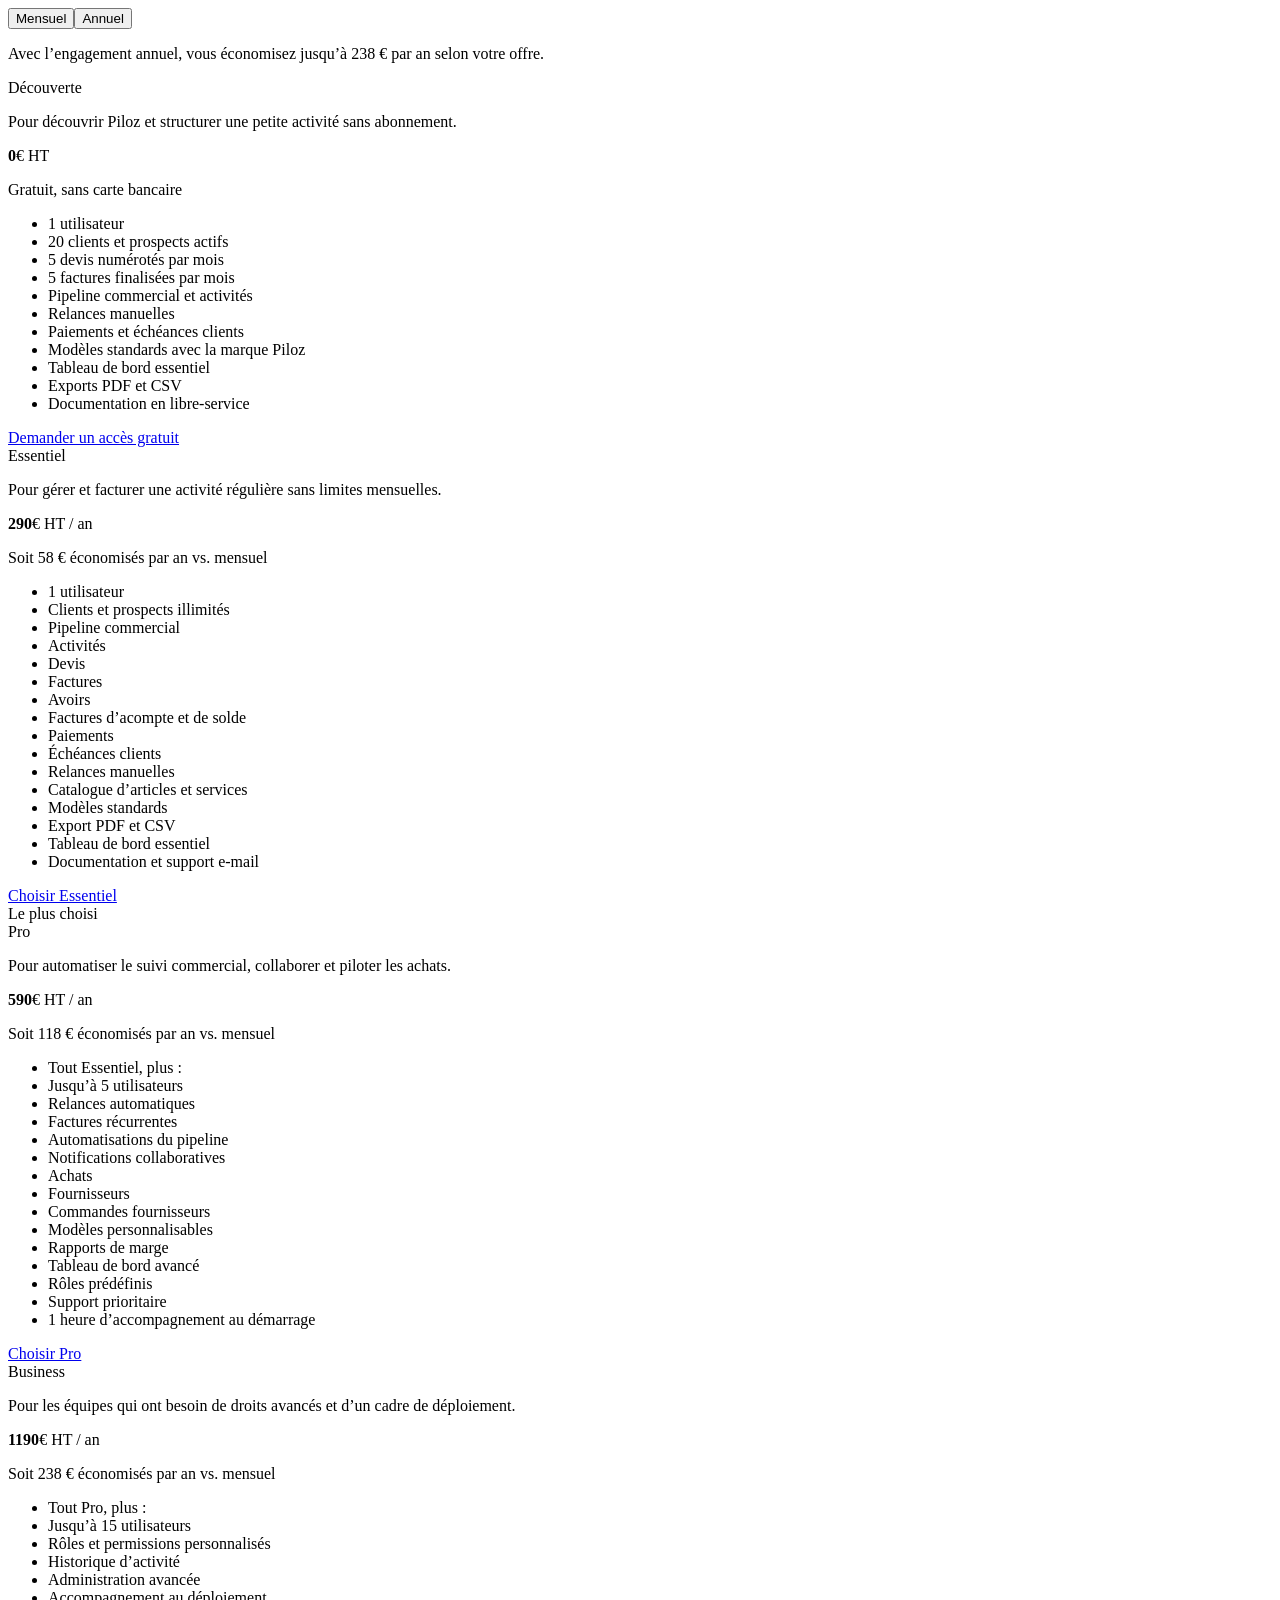
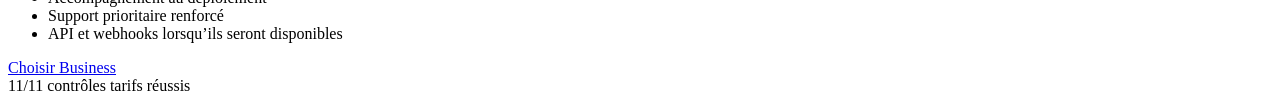
<file: tests/pricing-links.html>
<!doctype html><html lang="fr"><meta charset="utf-8"><title>Test tarifs Piloz</title>
<body><div class="pricing-toggle"><button class="is-active" data-period="monthly">Mensuel</button><button data-period="yearly">Annuel</button></div><p id="pricing-save"></p><div id="pricing-grid"></div><div id="result" data-status="running">RUNNING</div>
<script type="module">
import { initPricing } from '../assets/js/pricing.js';
const checks=[];try{
 initPricing();
 const cards=[...document.querySelectorAll('[data-plan]')];
 const discovery=document.querySelector('[data-plan-contact="discovery"]');
 const monthly=[...document.querySelectorAll('[data-plan-signup]')];
 checks.push(['quatre offres affichées',cards.map(card=>card.dataset.plan).join(',')==='discovery,essential,pro,business']);
 checks.push(['offre Découverte gratuite',cards[0]?.textContent.includes('0')&&cards[0]?.textContent.includes('5 devis numérotés par mois')]);
 checks.push(['accès Découverte sans checkout',discovery&&new URL(discovery.href).pathname==='/contact.html'&&new URL(discovery.href).searchParams.get('offer')==='discovery']);
 checks.push(['trois offres payantes mensuelles',monthly.length===3&&monthly.every(link=>new URL(link.href).searchParams.get('billing')==='monthly')]);
 checks.push(['offres transmises',monthly.map(link=>new URL(link.href).searchParams.get('plan')).join(',')==='essential,pro,business']);
 checks.push(['paiement avant inscription',monthly.every(link=>new URL(link.href).pathname==='/checkout.html')]);
 checks.push(['prix Business mensuel',document.querySelector('[data-plan="business"]')?.textContent.includes('119')]);
 document.querySelector('[data-period="yearly"]').click();
 const annual=[...document.querySelectorAll('[data-plan-signup]')];
 checks.push(['trois offres payantes annuelles',annual.length===3&&annual.every(link=>new URL(link.href).searchParams.get('billing')==='annual')]);
 checks.push(['destination sécurisée',annual.every(link=>new URL(link.href).origin==='https://piloz.fr')]);
 checks.push(['prix Business annuel',document.querySelector('[data-plan="business"]')?.textContent.includes('1190')]);
 checks.push(['économie annuelle maximale',document.getElementById('pricing-save').textContent.includes('238')]);
}catch(error){checks.push(['exécution',false,error.message]);}
const failed=checks.filter(row=>!row[1]),result=document.getElementById('result');result.dataset.status=failed.length?'failed':'passed';result.textContent=failed.length?`Échec : ${failed.map(row=>row[0]).join(', ')}`:`${checks.length}/${checks.length} contrôles tarifs réussis`;
</script></body></html>
</file>
<file: assets/css/variables.css>
/* Design tokens — identité Piloz : thème clair, sobre et lumineux */
:root{
  /* Couleurs de marque (issues du logo Piloz) */
  --primary:#10A99D;
  --primary-2:#087C75;
  --primary-light:rgba(16,169,157,.11);
  --primary-mid:#78D9D1;

  /* Accent bleu marine issu du logo */
  --accent:#173B66;
  --accent-2:#244F7F;
  --accent-light:rgba(23,59,102,.09);

  /* Neutres — thème clair */
  --ink:#0B2342;
  --ink-soft:#304A68;
  --body:#596B80;
  --body-soft:#7B899A;
  --paper:#FFFFFF;
  --paper-alt:#F5F8FB;
  --paper-tint:#EDF9F7;
  --border:rgba(11,35,66,.13);
  --border-soft:rgba(11,35,66,.075);

  /* États */
  --success:#22C55E;
  --success-light:rgba(34,197,94,.14);
  --warning:#F5A623;
  --warning-light:rgba(245,166,35,.14);
  --danger:#F0544A;
  --danger-light:rgba(240,84,74,.14);

  /* Contraste profond réservé aux détails de l'interface produit */
  --deep:#0B2342;

  /* Typo */
  --font-sans:'Albert Sans',system-ui,sans-serif;
  --font-mono:'Spline Sans Mono',ui-monospace,monospace;

  /* Rayons — architecturés, peu de pilules */
  --r-sm:6px;
  --r-md:10px;
  --r-lg:14px;
  --r-xl:18px;
  --r-full:999px;

  /* Ombres */
  --shadow-sm:0 6px 18px rgba(11,35,66,.07);
  --shadow-md:0 18px 42px rgba(11,35,66,.10);
  --shadow-lg:0 34px 82px rgba(11,35,66,.14);
  --shadow-brand:0 14px 34px rgba(16,169,157,.20);

  /* Rythme */
  --container:1200px;
  --container-narrow:800px;
  --gutter:clamp(20px,4vw,32px);
  --section-y:clamp(64px,10vw,120px);

  /* Mouvement */
  --ease:cubic-bezier(.16,1,.3,1);
  --ease-soft:cubic-bezier(.22,.61,.36,1);
  --dur-fast:.2s;
  --dur-med:.5s;
  --dur-slow:.9s;

  --z-nav:100;
  --z-overlay:200;
}

/* Le cadre produit reprend la palette claire de l'application réelle. */
.device-screen{
  --paper:#FFFFFF;--paper-alt:#F5F6F8;--paper-tint:#EEFAF7;
  --ink:#0A1220;--ink-soft:#2B3648;
  --body:#42495A;--body-soft:#767F91;
  --border:#E1E4EA;--border-soft:#ECEEF2;
  --primary-light:#E3FBF6;--accent-light:#FFEEE9;
  --success-light:#E7F6ED;--warning-light:#FBF0DD;
}
</file>
<file: assets/css/base.css>
*,*::before,*::after{margin:0;padding:0;box-sizing:border-box}

html{scroll-behavior:smooth;-webkit-text-size-adjust:100%}
@media (prefers-reduced-motion:reduce){html{scroll-behavior:auto}}

body{
  font-family:var(--font-sans);
  color:var(--ink);
  background-color:var(--paper);
  background-image:
    linear-gradient(rgba(11,35,66,.025) 1px, transparent 1px),
    linear-gradient(90deg, rgba(11,35,66,.025) 1px, transparent 1px);
  background-size:56px 56px;
  line-height:1.5;
  -webkit-font-smoothing:antialiased;
  text-rendering:optimizeLegibility;
  overflow-x:hidden;
}

img,svg{display:block;max-width:100%}
a{color:inherit;text-decoration:none}
button{font:inherit;color:inherit;background:none;border:0;cursor:pointer}
ul,ol{list-style:none}
input,select,textarea{font:inherit}

.mono{font-family:var(--font-mono)}

h1,h2,h3,h4{font-weight:800;letter-spacing:-.02em;line-height:1.1}
h2{font-size:clamp(1.9rem,3.8vw,2.85rem);font-weight:900;letter-spacing:-.03em}
h3{font-size:1.1rem}
p{color:var(--body)}

/* Typo utilitaire */
.eyebrow{
  display:inline-flex;align-items:center;gap:8px;
  font-family:var(--font-mono);
  font-size:.76rem;font-weight:700;letter-spacing:.06em;text-transform:uppercase;
  color:var(--primary-2);
  padding-left:14px;position:relative;
}
.eyebrow::before{
  content:"";position:absolute;left:0;top:2px;bottom:2px;width:3px;background:var(--primary);
}

.lede{font-size:clamp(1.02rem,1.6vw,1.2rem);color:var(--body);line-height:1.65}

/* Accessibilité */
.sr-only{
  position:absolute;width:1px;height:1px;padding:0;margin:-1px;
  overflow:hidden;clip:rect(0,0,0,0);white-space:nowrap;border:0;
}

a:focus-visible,button:focus-visible,summary:focus-visible,input:focus-visible{
  outline:2px solid var(--primary);
  outline-offset:3px;
  border-radius:6px;
}

.skip-link{
  position:absolute;left:12px;top:-60px;
  background:var(--ink);color:#fff;
  padding:10px 16px;border-radius:var(--r-sm);
  z-index:1000;transition:top var(--dur-fast) var(--ease);
  font-weight:700;font-size:.9rem;
}
.skip-link:focus{top:12px}

::selection{background:var(--primary-light);color:var(--primary-2)}
</file>
<file: assets/css/layout.css>
.container{max-width:var(--container);margin:0 auto;padding:0 var(--gutter)}
.container-narrow{max-width:var(--container-narrow);margin:0 auto;padding:0 var(--gutter)}

main{display:block}

.section{padding:var(--section-y) 0;position:relative}
.section-alt{background:var(--paper-alt)}

.section-head{max-width:640px;margin:0 auto clamp(36px,6vw,56px);text-align:center}
.section-head.left{margin-left:0;text-align:left}
.section-head h2{margin-bottom:14px}

.split{
  display:grid;
  grid-template-columns:1fr 1fr;
  gap:clamp(32px,6vw,80px);
  align-items:center;
}
.split.reverse .split-media{order:2}
.split.reverse .split-text{order:1}

.grid-2{display:grid;grid-template-columns:repeat(2,1fr);gap:var(--gutter)}
.grid-3{display:grid;grid-template-columns:repeat(3,1fr);gap:var(--gutter)}
.grid-4{display:grid;grid-template-columns:repeat(4,1fr);gap:var(--gutter)}
.grid-auto{display:grid;grid-template-columns:repeat(auto-fit,minmax(260px,1fr));gap:var(--gutter)}

.stack{display:flex;flex-direction:column;gap:16px}
.row{display:flex;align-items:center;gap:12px}
.row-between{display:flex;align-items:center;justify-content:space-between;gap:12px}
.center{text-align:center}

@media (max-width:900px){
  .split{grid-template-columns:1fr}
  .split.reverse .split-media,.split.reverse .split-text{order:initial}
  .grid-3,.grid-4{grid-template-columns:repeat(2,1fr)}
}
@media (max-width:640px){
  .grid-2,.grid-3,.grid-4{grid-template-columns:1fr}
  .split{gap:32px}
}
</file>
<file: assets/css/components.css>
/* ===== Boutons ===== */
.btn{
  display:inline-flex;align-items:center;justify-content:center;gap:8px;
  padding:15px 28px;border-radius:var(--r-md);
  font-weight:700;font-size:.98rem;
  transition:transform var(--dur-fast) var(--ease),box-shadow var(--dur-fast) var(--ease),background var(--dur-fast) var(--ease),border-color var(--dur-fast) var(--ease);
  white-space:nowrap;
}
.btn:active{transform:scale(.98)}
.btn[disabled]{opacity:.5;cursor:not-allowed;pointer-events:none}
.btn-primary{background:var(--primary);color:#fff;box-shadow:var(--shadow-brand)}
.btn-primary:hover{background:var(--primary-2);box-shadow:0 20px 46px rgba(20,184,170,.32)}
.btn-outline{background:var(--paper);color:var(--ink);border:1.5px solid var(--border)}
.btn-outline:hover{border-color:var(--primary);color:var(--primary-2)}
.btn-outline-light{background:rgba(255,255,255,.12);color:#fff;border:1.5px solid rgba(255,255,255,.5)}
.btn-outline-light:hover{background:rgba(255,255,255,.2);border-color:#fff}
.btn-ghost{color:var(--ink-soft);font-weight:600}
.btn-ghost:hover{color:var(--primary)}
.btn-sm{padding:10px 18px;font-size:.88rem;border-radius:var(--r-sm)}
.btn-block{width:100%}

/* ===== Navigation ===== */
.site-nav{
  position:fixed;top:0;left:0;right:0;z-index:var(--z-nav);
  padding:16px 0;
  background:rgba(7,11,20,.55);
  border-bottom:1px solid transparent;
  transition:background var(--dur-fast) var(--ease),border-color var(--dur-fast) var(--ease),padding var(--dur-fast) var(--ease),backdrop-filter var(--dur-fast) var(--ease);
}
.site-nav.is-scrolled{
  background:rgba(7,11,20,.85);
  backdrop-filter:blur(14px) saturate(160%);
  -webkit-backdrop-filter:blur(14px) saturate(160%);
  border-bottom-color:var(--border);
  padding:11px 0;
}
.nav-inner{display:flex;align-items:center;gap:clamp(16px,3vw,40px)}
.brand{display:flex;align-items:center;gap:10px;font-weight:800;font-size:1.15rem;letter-spacing:-.02em;color:var(--ink)}
.brand-logo{height:28px;width:auto;display:block}
.brand-icon{height:30px;width:auto;display:block;border-radius:7px;flex-shrink:0}
.nav-links{display:flex;align-items:center;gap:30px;margin:0 auto}
.nav-links a{font-weight:600;font-size:.94rem;color:var(--ink-soft);transition:color var(--dur-fast)}
.nav-links a:hover{color:var(--ink)}
.nav-actions{display:flex;align-items:center;gap:10px}
.nav-toggle{
  display:none;width:40px;height:40px;border-radius:var(--r-sm);
  align-items:center;justify-content:center;flex-shrink:0;
}
.nav-toggle span,.nav-toggle span::before,.nav-toggle span::after{
  content:"";display:block;width:20px;height:2px;background:var(--ink);
  transition:transform var(--dur-fast) var(--ease),opacity var(--dur-fast) var(--ease);
  position:relative;
}
.nav-toggle span::before{position:absolute;top:-6px}
.nav-toggle span::after{position:absolute;top:6px}
.nav-toggle[aria-expanded="true"] span{background:transparent}
.nav-toggle[aria-expanded="true"] span::before{transform:translateY(6px) rotate(45deg)}
.nav-toggle[aria-expanded="true"] span::after{transform:translateY(-6px) rotate(-45deg)}

.mobile-menu{
  position:fixed;inset:0;top:0;z-index:calc(var(--z-nav) - 1);
  background:var(--paper);padding:96px 24px 40px;
  display:flex;flex-direction:column;gap:6px;
  transform:translateY(-8px);opacity:0;pointer-events:none;
  transition:opacity var(--dur-med) var(--ease),transform var(--dur-med) var(--ease);
}
.mobile-menu.is-open{opacity:1;transform:translateY(0);pointer-events:auto}
.mobile-menu a{font-size:1.3rem;font-weight:700;padding:14px 4px;border-bottom:1px solid var(--border-soft)}
.mobile-menu .nav-actions{flex-direction:column;margin-top:20px;align-items:stretch}

/* ===== Hero ===== */
.hero{
  padding:clamp(120px,18vw,180px) 0 40px;
  text-align:center;
  position:relative;
  overflow:clip;
  background:var(--paper);
}
.hero-inner{max-width:820px;margin:0 auto;position:relative;z-index:1}
.hero-hook{
  font-size:clamp(.9rem,1.5vw,1rem);font-weight:800;color:var(--accent-2);
  letter-spacing:.01em;margin-bottom:16px;
}
.hero h1{font-size:clamp(2.5rem,6.2vw,4.3rem);letter-spacing:-.04em;font-weight:900;margin-bottom:22px}
.hero h1 em{font-style:normal;color:var(--primary)}
.hero .lede{max-width:600px;margin:0 auto 32px}
.hero-actions{display:flex;gap:14px;justify-content:center;flex-wrap:wrap;margin-bottom:16px}
.hero-meta{color:var(--body-soft);font-size:.88rem;font-weight:600}

/* ===== Cadre produit (device) ===== */
.device-wrap{margin-top:clamp(48px,8vw,80px);perspective:2000px}
.device-frame{
  max-width:1040px;margin:0 auto;
  background:var(--paper);
  border:1px solid var(--border);
  border-radius:var(--r-xl);
  padding:14px;
  box-shadow:var(--shadow-lg);
  transform-style:preserve-3d;
}
.device-bar{display:flex;align-items:center;gap:7px;padding:6px 10px 14px}
.device-bar i{width:11px;height:11px;border-radius:50%;display:block}
.device-bar i:nth-child(1){background:#FF6159}
.device-bar i:nth-child(2){background:#FFBD2E}
.device-bar i:nth-child(3){background:#28C93F}
.device-bar .url-pill{
  margin-left:14px;flex:1;max-width:260px;
  background:var(--paper-alt);border:1px solid var(--border-soft);border-radius:var(--r-full);
  padding:6px 14px;font-size:.72rem;color:var(--body-soft);
  font-family:var(--font-mono);
}
.device-screen{
  background:#F5F4FB;border-radius:var(--r-lg);
  overflow:hidden;min-height:420px;position:relative;
}

/* ===== Démo produit : une seule animation en boucle ===== */
.showcase{padding:26px 26px 22px;min-height:420px}
.phase-tabs{display:flex;gap:8px;justify-content:center;margin-bottom:20px}
.phase-tabs span{
  padding:7px 16px;border-radius:var(--r-full);font-size:.8rem;font-weight:700;
  background:var(--paper-alt);color:var(--body-soft);
  animation-duration:12s;animation-iteration-count:infinite;animation-play-state:paused;
}
.showcase.is-playing .phase-tabs span{animation-play-state:running}
.phase-tabs span[data-phase="devis"]{animation-name:tab-devis}
.phase-tabs span[data-phase="facture"]{animation-name:tab-facture}
.phase-tabs span[data-phase="suivi"]{animation-name:tab-suivi}

.showcase-stage{position:relative;min-height:320px}
.showcase-phase{
  position:absolute;inset:0;opacity:0;
  animation-duration:12s;animation-iteration-count:infinite;animation-play-state:paused;
  animation-timing-function:linear;
}
.showcase.is-playing .showcase-phase{animation-play-state:running}
.showcase-phase[data-phase="devis"]{animation-name:phase-devis}
.showcase-phase[data-phase="facture"]{animation-name:phase-facture}
.showcase-phase[data-phase="suivi"]{animation-name:phase-suivi}

@keyframes phase-devis{
  0%,28%{opacity:1}
  34%,88%{opacity:0}
  94%,100%{opacity:1}
}
@keyframes phase-facture{
  0%,28%{opacity:0}
  34%,58%{opacity:1}
  64%,100%{opacity:0}
}
@keyframes phase-suivi{
  0%,58%{opacity:0}
  64%,88%{opacity:1}
  94%,100%{opacity:0}
}
@keyframes tab-devis{
  0%,28%{background:var(--primary);color:#fff}
  34%,94%{background:var(--paper-alt);color:var(--body-soft)}
  100%{background:var(--primary);color:#fff}
}
@keyframes tab-facture{
  0%,28%{background:var(--paper-alt);color:var(--body-soft)}
  34%,58%{background:var(--primary);color:#fff}
  64%,100%{background:var(--paper-alt);color:var(--body-soft)}
}
@keyframes tab-suivi{
  0%,58%{background:var(--paper-alt);color:var(--body-soft)}
  64%,88%{background:var(--primary);color:#fff}
  94%,100%{background:var(--paper-alt);color:var(--body-soft)}
}

.app-view-head{display:flex;align-items:center;justify-content:space-between;margin-bottom:16px}
.app-view-head h4{font-size:1rem;font-weight:800;color:var(--ink)}
.app-pill{
  font-size:.7rem;font-weight:700;padding:4px 10px;border-radius:var(--r-full);
  background:var(--primary-light);color:var(--primary-2);
}

/* KPI tiles */
.kpi-row{display:grid;grid-template-columns:repeat(4,1fr);gap:10px;margin-bottom:16px}
.kpi-tile{background:#fff;border:1px solid var(--border);border-radius:var(--r-sm);padding:12px}
.kpi-tile label{display:block;font-size:.62rem;text-transform:uppercase;letter-spacing:.05em;color:var(--body-soft);font-weight:700;margin-bottom:6px}
.kpi-tile b{font-family:var(--font-mono);font-size:1.05rem;color:var(--ink)}
.kpi-tile .trend{font-size:.68rem;font-weight:700;margin-left:6px}
.trend.up{color:var(--success)}
.trend.down{color:var(--danger)}

.chart-card{background:#fff;border:1px solid var(--border);border-radius:var(--r-sm);padding:14px;margin-bottom:12px}

/* Devis / facture */
.doc-panel{display:grid;grid-template-columns:1.4fr 1fr;gap:14px}
.doc-editor{background:#fff;border:1px solid var(--border);border-radius:var(--r-sm);padding:14px}
.doc-editor .doc-row{display:flex;justify-content:space-between;font-size:.78rem;padding:6px 0;border-bottom:1px dashed var(--border-soft);opacity:0;transform:translateX(-8px);transition:opacity .5s var(--ease),transform .5s var(--ease)}
.doc-editor .doc-row.shown{opacity:1;transform:translateX(0)}
.doc-editor .doc-total{display:flex;justify-content:space-between;font-weight:800;padding-top:10px;font-family:var(--font-mono)}
.doc-actions{display:flex;flex-direction:column;gap:8px}
.doc-status{
  font-size:.72rem;font-weight:700;padding:8px 12px;border-radius:var(--r-sm);text-align:center;
  background:var(--paper-alt);color:var(--body-soft);border:1px solid var(--border);
  transition:background var(--dur-med),color var(--dur-med),border-color var(--dur-med);
}
.doc-status.status-ok{background:var(--success-light);color:var(--success);border-color:transparent}
.doc-status.status-wait{background:var(--warning-light);color:var(--warning);border-color:transparent}
.doc-mini-btn{background:#fff;border:1px solid var(--border);border-radius:var(--r-sm);padding:9px 12px;font-size:.76rem;font-weight:700;text-align:left}

/* ===== Cartes de fonctionnalités ===== */
.feature-card{
  background:rgba(255,255,255,.025);backdrop-filter:blur(16px);-webkit-backdrop-filter:blur(16px);
  border:1px solid var(--border);border-radius:var(--r-lg);
  padding:28px;transition:transform var(--dur-fast) var(--ease),box-shadow var(--dur-fast) var(--ease),border-color var(--dur-fast),background var(--dur-fast);
}
.feature-card:hover{
  transform:translateY(-3px);background:rgba(255,255,255,.045);
  border-color:rgba(20,184,170,.4);box-shadow:0 0 30px rgba(20,184,170,.12);
}
.feature-icon{
  width:46px;height:46px;border-radius:var(--r-sm);
  background:var(--primary-light);color:var(--primary-2);
  display:flex;align-items:center;justify-content:center;font-size:1.3rem;margin-bottom:16px;
}
.feature-icon.c-coral{background:var(--accent-light);color:var(--accent-2)}
.feature-card h3{margin-bottom:8px;font-size:1.06rem}
.feature-card p{font-size:.92rem;line-height:1.6}

/* ===== Personas ===== */
.persona-card{
  background:rgba(255,255,255,.025);backdrop-filter:blur(16px);-webkit-backdrop-filter:blur(16px);
  border:1px solid var(--border);border-radius:var(--r-md);
  padding:20px;text-align:center;font-weight:700;font-size:.94rem;color:var(--ink-soft);
  display:flex;flex-direction:column;align-items:center;gap:10px;
  transition:border-color var(--dur-fast) var(--ease);
}
.persona-card:hover{border-color:rgba(20,184,170,.4)}
.persona-card .feature-icon{margin-bottom:0}

/* ===== Tarifs ===== */
.pricing-toggle{
  display:inline-flex;align-items:center;gap:4px;background:var(--paper-alt);
  border:1px solid var(--border);border-radius:var(--r-full);padding:5px;margin:0 auto 12px;
}
.pricing-toggle button{
  padding:9px 22px;border-radius:var(--r-full);font-weight:700;font-size:.9rem;
  color:var(--body);transition:background var(--dur-fast),color var(--dur-fast);
}
.pricing-toggle button.is-active{background:var(--primary);color:#fff}
.pricing-save{font-size:.82rem;color:var(--success);font-weight:700;text-align:center;margin-bottom:36px;min-height:1.2em}

.pricing-grid{display:grid;grid-template-columns:repeat(2,minmax(0,1fr));gap:20px;align-items:stretch;max-width:1120px;margin-inline:auto}
.plan-card{
  background:var(--paper);border:1.5px solid var(--border);border-radius:var(--r-lg);
  padding:32px;display:flex;flex-direction:column;position:relative;
}
.plan-card.is-featured{
  background:var(--deep);border-color:var(--primary);color:#fff;
  box-shadow:0 0 40px rgba(20,184,170,.18);
}
.plan-card.is-featured .plan-name,
.plan-card.is-featured .plan-price{color:#fff}
.plan-card.is-featured .plan-desc,
.plan-card.is-featured .plan-price span,
.plan-card.is-featured .plan-price-sub{color:rgba(255,255,255,.6)}
.plan-card.is-featured .plan-features li{color:rgba(255,255,255,.85)}
.plan-card.is-featured .plan-features li::before{color:var(--primary-mid)}
.plan-card.is-featured .plan-features li.is-inherit{color:#fff;border-top-color:rgba(255,255,255,.2)}
.plan-badge{
  position:absolute;top:-13px;left:50%;transform:translateX(-50%);
  background:var(--primary);color:#fff;font-size:.68rem;font-weight:800;
  letter-spacing:.05em;padding:6px 16px;border-radius:var(--r-full);white-space:nowrap;
}
.plan-name{font-size:1.05rem;font-weight:800;margin-bottom:6px}
.plan-desc{font-size:.85rem;color:var(--body-soft);margin-bottom:18px;min-height:2.6em}
.plan-price{font-family:var(--font-mono);font-size:2.1rem;font-weight:800;color:var(--ink)}
.plan-price span{font-size:.85rem;color:var(--body-soft);font-weight:600;font-family:var(--font-sans)}
.plan-price-sub{font-size:.78rem;color:var(--body-soft);margin:4px 0 22px;min-height:1.2em}
.plan-features{flex:1;margin-bottom:22px}
.plan-features li{
  display:flex;gap:9px;align-items:flex-start;padding:6px 0;font-size:.87rem;color:var(--ink-soft);
}
.plan-features li::before{content:"✓";color:var(--success);font-weight:800;flex-shrink:0}
.plan-features li.is-extra::before{content:"＋";color:var(--primary)}
.plan-features li.is-inherit{
  padding:14px 0 10px;margin-top:6px;border-top:1px dashed var(--border-soft);
  font-weight:800;color:var(--ink);font-size:.82rem;
}
.plan-features li.is-inherit::before{content:none}

.payment-trust{
  margin:22px auto 0;max-width:760px;display:flex;align-items:center;justify-content:center;gap:12px;
  padding:14px 18px;background:var(--paper-tint);border:1px solid var(--primary-mid);border-radius:var(--r-md);
  color:var(--ink-soft);text-align:left;
}
.payment-trust-lock{
  width:30px;height:30px;display:grid;place-items:center;flex:0 0 30px;border-radius:50%;
  background:var(--primary);color:#fff;font-weight:900;
}
.payment-trust strong{display:block;color:var(--ink);font-size:.9rem}
.payment-trust span{display:block;font-size:.8rem;color:var(--body-soft)}

/* ===== Formation en option ===== */
.training-addon{
  margin-top:24px;display:flex;align-items:center;gap:22px;flex-wrap:wrap;
  background:var(--paper-tint);border:1px solid var(--primary-mid);border-radius:var(--r-lg);
  padding:26px 30px;
}
.training-addon-text{flex:1;min-width:220px}
.training-addon-text h3{font-size:1rem;margin-bottom:4px}
.training-addon-text p{font-size:.88rem}
.training-addon-price{
  font-family:var(--font-mono);font-weight:800;font-size:1.3rem;color:var(--ink);
  white-space:nowrap;
}
.training-addon-price span{display:block;font-family:var(--font-sans);font-weight:600;font-size:.72rem;color:var(--body-soft)}

.pricing-options{margin-top:28px}
.pricing-options h3{text-align:center;margin-bottom:16px}
.pricing-options-grid{display:grid;grid-template-columns:repeat(2,minmax(0,1fr));gap:14px}
.pricing-option{
  display:flex;align-items:flex-start;justify-content:space-between;gap:18px;
  padding:20px 22px;background:var(--paper-tint);border:1px solid var(--primary-mid);border-radius:var(--r-md);
}
.pricing-option strong{display:block;color:var(--ink);font-size:.94rem}
.pricing-option span{display:block;margin-top:3px;color:var(--body-soft);font-size:.8rem}
.pricing-option b{color:var(--ink);font-family:var(--font-mono);font-size:1rem;white-space:nowrap}
.comparator-mobile-order{display:none}

.custom-plan{
  margin-top:28px;text-align:center;padding:24px;border:1.5px dashed var(--border);
  border-radius:var(--r-md);color:var(--ink-soft);font-weight:600;
}
.custom-plan a{color:var(--primary);font-weight:800;text-decoration:underline}

/* ===== Comparateur ===== */
.comparator{margin-top:56px}
.comparator-details{text-align:center}
.comparator-toggle{
  display:inline-flex;align-items:center;gap:9px;
  font-weight:800;margin:0 auto 24px;color:var(--ink);
  background:var(--paper);border:1.5px solid var(--border);border-radius:var(--r-full);
  padding:13px 24px;cursor:pointer;list-style:none;
  transition:background var(--dur-fast) var(--ease),border-color var(--dur-fast) var(--ease),box-shadow var(--dur-fast) var(--ease);
}
.comparator-toggle::-webkit-details-marker{display:none}
.comparator-toggle::after{
  content:"";width:9px;height:9px;border-right:2px solid var(--primary);border-bottom:2px solid var(--primary);
  transform:rotate(45deg);transition:transform var(--dur-fast) var(--ease);margin-top:-3px;
}
.comparator-toggle:hover{border-color:var(--primary);box-shadow:var(--shadow-sm)}
.comparator-details[open] .comparator-toggle::after{transform:rotate(-135deg);margin-top:3px}
.comparator-table{width:100%;border-collapse:collapse;background:var(--paper);border:1px solid var(--border);border-radius:var(--r-lg);overflow:hidden}
.comparator-table th,.comparator-table td{padding:13px 16px;text-align:left;font-size:.86rem;border-bottom:1px solid var(--border-soft)}
.comparator-table thead th{background:var(--paper-alt);font-weight:800;color:var(--ink)}
.comparator-table td.cat{font-weight:800;background:var(--paper-alt);color:var(--ink-soft);font-size:.72rem;text-transform:uppercase;letter-spacing:.04em}
.comparator-table td:not(:first-child),.comparator-table th:not(:first-child){text-align:center}
.comparator-table .yes{color:var(--success);font-weight:800}
.comparator-table .no{color:var(--body-soft)}
.comparator-accordion{display:none}

@media (max-width:820px){
  .comparator-table{display:none}
  .comparator-accordion{display:block}
  .comparator-mobile-order{display:block;margin:0 0 14px;color:var(--body-soft);font-size:.78rem;text-align:left}
  .compare-card{background:var(--paper-alt);border:1px solid var(--border);border-radius:var(--r-md);margin-bottom:10px;overflow:hidden}
  .compare-card summary{padding:16px 18px;font-weight:800;display:flex;justify-content:space-between;align-items:center;cursor:pointer;list-style:none}
  .compare-card summary::-webkit-details-marker{display:none}
  .compare-card .compare-rows{padding:0 18px 16px}
  .compare-card .compare-row{display:flex;justify-content:space-between;font-size:.85rem;padding:8px 0;border-top:1px solid var(--border-soft)}
}

/* ===== FAQ ===== */
.faq-list{max-width:760px;margin:0 auto}
.faq-item{background:rgba(255,255,255,.025);backdrop-filter:blur(16px);-webkit-backdrop-filter:blur(16px);border:1px solid var(--border);border-radius:var(--r-md);margin-bottom:10px;overflow:hidden}
.faq-item summary{
  padding:18px 22px;font-weight:700;cursor:pointer;list-style:none;
  display:flex;justify-content:space-between;align-items:center;gap:16px;
}
.faq-item summary::-webkit-details-marker{display:none}
.faq-item summary::after{
  content:"+";flex-shrink:0;font-size:1.3rem;font-weight:400;color:var(--primary);
  transition:transform var(--dur-fast) var(--ease);
}
.faq-item[open] summary::after{transform:rotate(45deg)}
.faq-item .faq-a{padding:0 22px 20px;font-size:.92rem;line-height:1.65;color:var(--body)}

/* ===== Sécurité ===== */
.security-list{display:grid;grid-template-columns:repeat(2,1fr);gap:16px;max-width:820px;margin:0 auto}
.security-item{display:flex;gap:14px;align-items:flex-start;padding:18px;background:rgba(255,255,255,.025);backdrop-filter:blur(16px);-webkit-backdrop-filter:blur(16px);border:1px solid var(--border);border-radius:var(--r-md)}
.security-item .feature-icon{margin-bottom:0;flex-shrink:0}
.security-item h3{font-size:.96rem;margin-bottom:4px}
.security-item p{font-size:.86rem}

/* ===== CTA final ===== */
.cta-band{
  background:var(--deep);border:1px solid var(--border);
  border-radius:var(--r-xl);padding:clamp(48px,8vw,80px) clamp(24px,6vw,60px);
  text-align:center;color:#fff;margin:0 var(--gutter);
  position:relative;overflow:hidden;
}
.cta-band::before{
  content:"";position:absolute;inset:0;
  background:radial-gradient(560px 280px at 15% 0%,rgba(20,184,170,.28),transparent 70%);
}
.cta-band h2{color:#fff;position:relative}
.cta-band p{color:rgba(255,255,255,.85);max-width:520px;margin:14px auto 30px;position:relative}
.cta-band .hero-actions{position:relative}
.cta-band .hero-meta{color:rgba(255,255,255,.8);position:relative;display:block;margin-top:14px}

/* ===== Contact ===== */
.contact-layout{display:grid;grid-template-columns:1.3fr 1fr;gap:28px;align-items:start;max-width:960px;margin:0 auto}
.contact-form{
  background:rgba(255,255,255,.025);backdrop-filter:blur(16px);-webkit-backdrop-filter:blur(16px);
  border:1px solid var(--border);border-radius:var(--r-lg);
  padding:32px;display:flex;flex-direction:column;gap:18px;
}
.contact-form-pair{display:grid;grid-template-columns:1fr 1fr;gap:14px}
.form-honeypot{position:absolute!important;left:-10000px!important;width:1px!important;height:1px!important;overflow:hidden!important}
.form-success{
  display:flex;gap:14px;align-items:flex-start;
  background:var(--success-light);border:1px solid rgba(34,197,94,.35);
  border-radius:var(--r-lg);padding:24px;color:var(--success);
}
.form-success svg{flex-shrink:0;margin-top:2px}
.form-success h3{font-size:1rem;color:var(--ink);margin-bottom:4px}
.form-success p{font-size:.88rem;color:var(--ink-soft)}
.form-row{display:flex;flex-direction:column;gap:7px}
.form-row label{font-size:.86rem;font-weight:700;color:var(--ink-soft)}
.form-row label span{font-weight:500;color:var(--body-soft)}
.form-row input,.form-row textarea{
  background:var(--paper-alt);border:1px solid var(--border);border-radius:var(--r-sm);
  padding:12px 14px;color:var(--ink);font-family:var(--font-sans);font-size:.94rem;
  transition:border-color var(--dur-fast) var(--ease);
}
.form-row input:focus,.form-row textarea:focus{outline:none;border-color:var(--primary)}
.form-row textarea{resize:vertical;min-height:130px;line-height:1.5}
.form-status{font-size:.88rem;font-weight:600;min-height:1.3em}
.form-status.is-success{color:var(--success)}
.form-status.is-error{color:var(--danger)}

.contact-side{display:flex;flex-direction:column;gap:16px}
.contact-card{
  background:rgba(255,255,255,.025);backdrop-filter:blur(16px);-webkit-backdrop-filter:blur(16px);
  border:1px solid var(--border);border-radius:var(--r-lg);padding:24px;
}
.contact-card h3{font-size:.92rem;margin-bottom:8px}
.contact-card p{font-size:.87rem;line-height:1.6}
.contact-card a{color:var(--primary-2);font-weight:700}

@media (max-width:820px){.contact-layout{grid-template-columns:1fr}}
@media (max-width:560px){.contact-form-pair{grid-template-columns:1fr}.contact-form{padding:22px}}

/* ===== Pages légales ===== */
.legal-header{padding:20px 0;border-bottom:1px solid var(--border)}
.legal-content{max-width:720px;margin:0 auto;padding:var(--section-y) 0}
.legal-content h1{font-size:clamp(1.8rem,4vw,2.4rem);margin-bottom:10px}
.legal-content .updated{color:var(--body-soft);font-size:.86rem;margin-bottom:32px}
.legal-content h2{font-size:1.2rem;margin:32px 0 12px}
.legal-content p{margin-bottom:14px;line-height:1.7}
.legal-content ul{margin:0 0 14px 20px;list-style:disc;color:var(--body)}
.legal-content li{margin-bottom:6px;line-height:1.6}
.legal-notice{
  background:var(--warning-light);color:var(--warning);border:1px solid transparent;
  border-radius:var(--r-md);padding:16px 20px;font-size:.9rem;font-weight:600;margin-bottom:28px;
}

/* ===== Footer ===== */
.site-footer{background:var(--paper-alt);color:var(--body);padding:64px 0 32px;margin-top:0;border-top:1px solid var(--border)}
.footer-top{display:grid;grid-template-columns:1.4fr repeat(4,1fr);gap:32px;padding-bottom:40px;border-bottom:1px solid var(--border)}
.footer-brand .brand{color:var(--ink)}
.footer-brand p{color:var(--body-soft);font-size:.88rem;margin-top:10px;max-width:240px}
.footer-col h4{font-size:.78rem;text-transform:uppercase;letter-spacing:.05em;color:var(--ink);margin-bottom:14px;font-weight:800}
.footer-col a{display:block;padding:6px 0;font-size:.88rem;color:var(--body);transition:color var(--dur-fast)}
.footer-col a:hover{color:var(--primary-2)}
.footer-bottom{display:flex;justify-content:space-between;align-items:center;flex-wrap:wrap;gap:12px;padding-top:24px;font-size:.8rem;color:var(--body-soft)}

@media (max-width:900px){
  .doc-panel{grid-template-columns:1fr}
  .kpi-row{grid-template-columns:repeat(2,1fr)}
  .security-list{grid-template-columns:1fr}
  .pricing-grid{grid-template-columns:1fr}
  .pricing-options-grid{grid-template-columns:1fr}
  .footer-top{grid-template-columns:repeat(2,1fr)}
}
@media (max-width:640px){
  .nav-links{display:none}
  .nav-toggle{display:flex}
  .kpi-row{grid-template-columns:repeat(2,1fr)}
  .footer-top{grid-template-columns:1fr;gap:28px}
  .cta-band{margin:0 12px}
}
</file>
<file: assets/css/animations.css>
/* ===== Révélations au scroll (IntersectionObserver ajoute .is-visible) ===== */
.reveal{
  opacity:0;transform:translateY(28px);
  transition:opacity .8s var(--ease),transform .8s var(--ease);
  will-change:opacity,transform;
}
.reveal.is-visible{opacity:1;transform:translateY(0)}

.reveal-stagger > *{
  opacity:0;transform:translateY(24px);
  transition:opacity .7s var(--ease),transform .7s var(--ease);
}
.reveal-stagger.is-visible > *{opacity:1;transform:translateY(0)}
.reveal-stagger.is-visible > *:nth-child(1){transition-delay:.05s}
.reveal-stagger.is-visible > *:nth-child(2){transition-delay:.12s}
.reveal-stagger.is-visible > *:nth-child(3){transition-delay:.19s}
.reveal-stagger.is-visible > *:nth-child(4){transition-delay:.26s}
.reveal-stagger.is-visible > *:nth-child(5){transition-delay:.33s}
.reveal-stagger.is-visible > *:nth-child(6){transition-delay:.4s}

/* ===== Entrée du cadre produit ===== */
.device-wrap{
  opacity:0;transform:translateY(50px) rotateX(6deg);
  transition:opacity 1s var(--ease),transform 1s var(--ease);
}
.device-wrap.is-visible{opacity:1;transform:translateY(0) rotateX(0)}

/* ===== Réduction de mouvement ===== */
@media (prefers-reduced-motion:reduce){
  *,*::before,*::after{
    animation-duration:.001ms !important;
    animation-iteration-count:1 !important;
    transition-duration:.001ms !important;
    scroll-behavior:auto !important;
  }
  .reveal,.reveal-stagger > *,.device-wrap{opacity:1;transform:none}
}
</file>
<file: assets/css/responsive.css>
/* Ajustements complémentaires tablette / mobile */
@media (max-width:1024px){
  .grid-auto{grid-template-columns:repeat(auto-fit,minmax(220px,1fr))}
}

@media (max-width:640px){
  .hero{padding-top:110px}
  .hero-actions{flex-direction:column;align-items:stretch}
  .hero-actions .btn{width:100%}
  .cta-band .hero-actions{max-width:340px;margin-inline:auto}
  .doc-panel{gap:12px}
  .kpi-row{gap:8px}
  .kpi-tile b{font-size:.92rem}
  .footer-bottom{flex-direction:column;align-items:flex-start}
  .security-item{padding:14px}
  .plan-card{padding:24px}
  .payment-trust{align-items:flex-start;margin-top:18px}
}

@media (max-width:400px){
  .kpi-row{grid-template-columns:1fr 1fr}
  .board{grid-template-columns:1fr}
}
</file>
<file: assets/css/piloz-premium.css>
/* PILOZ SIGNAL / DAYLIGHT ATLAS — premium light presentation layer */
:root{
  --primary:#10a99d;
  --primary-2:#087c75;
  --primary-light:rgba(16,169,157,.11);
  --primary-mid:#78d9d1;
  --ink:#0b2342;
  --ink-soft:#304a68;
  --body:#596b80;
  --body-soft:#7b899a;
  --paper:#fff;
  --paper-alt:#f5f8fb;
  --paper-tint:#edf9f7;
  --border:rgba(11,35,66,.13);
  --border-soft:rgba(11,35,66,.075);
  --deep:#0b2342;
  --r-sm:9px;
  --r-md:14px;
  --r-lg:20px;
  --r-xl:27px;
  --shadow-sm:0 8px 24px rgba(11,35,66,.07);
  --shadow-md:0 24px 60px rgba(11,35,66,.10);
  --shadow-lg:0 44px 120px rgba(11,35,66,.14);
  --shadow-brand:0 14px 46px rgba(16,169,157,.20);
  --container:1240px;
  --section-y:clamp(84px,11vw,150px);
}

/* ================================================================
   FACTURATION ÉLECTRONIQUE — BANDEAU + SECTION 2026
   ================================================================ */
.einvoice-banner-wrap{
  position:relative;
  z-index:4;
  margin-bottom:clamp(42px,5vw,70px);
}
.einvoice-banner{
  position:relative;
  display:grid;
  grid-template-columns:auto minmax(0,1fr) auto auto;
  align-items:center;
  gap:clamp(16px,2vw,28px);
  overflow:hidden;
  padding:clamp(18px,2vw,24px) clamp(20px,2.6vw,34px);
  color:#f8fffe;
  text-decoration:none;
  background:
    radial-gradient(circle at 78% -120%,rgba(64,224,207,.38),transparent 45%),
    linear-gradient(125deg,#071b34 0%,#0a2c43 52%,#086d70 100%);
  border:1px solid rgba(91,230,213,.35);
  border-radius:24px;
  box-shadow:0 24px 60px rgba(4,32,52,.22),inset 0 1px 0 rgba(255,255,255,.12);
  isolation:isolate;
  transition:transform .25s ease,box-shadow .25s ease,border-color .25s ease;
}
.einvoice-banner::before{
  content:"";
  position:absolute;
  inset:-120% auto -120% -18%;
  width:30%;
  z-index:-1;
  transform:rotate(18deg);
  background:linear-gradient(90deg,transparent,rgba(255,255,255,.16),transparent);
  animation:einvoice-shine 7s ease-in-out infinite;
}
.einvoice-banner:hover{
  color:#fff;
  transform:translateY(-3px);
  border-color:rgba(91,230,213,.62);
  box-shadow:0 30px 72px rgba(4,32,52,.28),0 0 0 4px rgba(31,193,178,.08);
}
.einvoice-banner:focus-visible{outline:3px solid #40dfcf;outline-offset:4px}
.einvoice-banner-icon{
  display:grid;
  place-items:center;
  width:54px;
  height:54px;
  color:#071b34;
  background:linear-gradient(145deg,#6ef1df,#24c9ba);
  border-radius:17px;
  box-shadow:0 12px 28px rgba(46,216,198,.24),inset 0 1px 0 rgba(255,255,255,.6);
}
.einvoice-banner-copy{display:grid;gap:4px;min-width:0}
.einvoice-banner-kicker{
  display:flex;
  align-items:center;
  gap:7px;
  width:max-content;
  color:#6ef1df;
  font:700 .68rem/1 var(--font-mono,"Spline Sans Mono",monospace);
  letter-spacing:.13em;
  text-transform:uppercase;
}
.einvoice-banner-kicker i{
  display:block;
  width:7px;
  height:7px;
  background:#5debd8;
  border-radius:50%;
  box-shadow:0 0 0 5px rgba(93,235,216,.12);
  animation:einvoice-pulse 2.2s ease-in-out infinite;
}
.einvoice-banner-copy strong{font-size:clamp(1rem,1.45vw,1.28rem);line-height:1.25;letter-spacing:-.02em}
.einvoice-banner-copy small{color:rgba(232,250,248,.7);font-size:.79rem;line-height:1.5}
.einvoice-banner-tags{display:flex;gap:7px}
.einvoice-banner-tags b{
  padding:7px 10px;
  color:#9cf8ec;
  font:700 .64rem/1 var(--font-mono,"Spline Sans Mono",monospace);
  letter-spacing:.06em;
  border:1px solid rgba(109,241,223,.25);
  border-radius:999px;
  background:rgba(2,20,36,.25);
}
.einvoice-banner-cta{
  display:flex;
  align-items:center;
  gap:10px;
  padding-left:22px;
  color:#fff;
  font-weight:800;
  border-left:1px solid rgba(255,255,255,.16);
  white-space:nowrap;
}
.einvoice-banner-cta i{font-style:normal;transition:transform .2s ease}
.einvoice-banner:hover .einvoice-banner-cta i{transform:translateX(4px)}

.einvoice-section{
  position:relative;
  overflow:hidden;
  background:
    radial-gradient(circle at 10% 15%,rgba(34,203,185,.12),transparent 30%),
    linear-gradient(180deg,#f7fbfb 0%,#fff 100%);
  border-block:1px solid rgba(10,54,74,.07);
}
.einvoice-section::before{
  content:"FACTUR-X  ·  CII";
  position:absolute;
  right:-1.5vw;
  top:12%;
  color:rgba(10,65,82,.025);
  font:900 clamp(4rem,10vw,9rem)/1 var(--font-heading,"Albert Sans",sans-serif);
  letter-spacing:-.06em;
  pointer-events:none;
}
.einvoice-heading{
  position:relative;
  display:grid;
  grid-template-columns:minmax(0,1.05fr) minmax(300px,.75fr);
  align-items:end;
  gap:clamp(30px,7vw,110px);
  margin-bottom:clamp(36px,5vw,62px);
}
.einvoice-heading h2{max-width:760px;margin:.5rem 0 0;font-size:clamp(2.25rem,4.5vw,4.5rem);line-height:.94;letter-spacing:-.055em}
.einvoice-heading .lede{margin:0;max-width:600px}
.einvoice-grid{position:relative;display:grid;grid-template-columns:repeat(3,minmax(0,1fr));gap:18px}
.einvoice-card{
  position:relative;
  min-height:275px;
  overflow:hidden;
  padding:32px;
  background:rgba(255,255,255,.92);
  border:1px solid rgba(9,47,70,.1);
  border-radius:24px;
  box-shadow:0 18px 45px rgba(10,45,63,.07);
  transition:transform .25s ease,border-color .25s ease,box-shadow .25s ease;
}
.einvoice-card:hover{transform:translateY(-5px);border-color:rgba(19,174,161,.32);box-shadow:0 25px 58px rgba(10,45,63,.11)}
.einvoice-card-number{position:absolute;right:24px;top:22px;color:rgba(9,47,70,.19);font:800 .78rem/1 var(--font-mono,"Spline Sans Mono",monospace)}
.einvoice-card-icon{display:grid;place-items:center;width:50px;height:50px;margin-bottom:32px;color:#087f7b;background:#e4f8f5;border:1px solid rgba(21,189,173,.16);border-radius:16px}
.einvoice-card h3{margin:0 0 12px;font-size:1.25rem}
.einvoice-card p{margin:0;color:#60717e;line-height:1.7}
.einvoice-card p strong{color:#153047}
.einvoice-timeline{
  position:relative;
  display:grid;
  grid-template-columns:minmax(205px,.9fr) repeat(2,minmax(190px,1fr)) auto;
  align-items:center;
  gap:clamp(20px,3vw,44px);
  margin-top:20px;
  padding:24px 28px;
  color:#ecfffc;
  background:linear-gradient(120deg,#08233a,#0a3c4e);
  border-radius:22px;
  box-shadow:0 20px 45px rgba(5,38,57,.14);
}
.einvoice-timeline-title{display:flex;align-items:center;gap:13px}
.einvoice-timeline-title small{display:block;margin-bottom:4px;color:#76e8db;font:700 .65rem/1 var(--font-mono,"Spline Sans Mono",monospace);letter-spacing:.1em;text-transform:uppercase}
.einvoice-timeline-title strong{font-size:.92rem}
.einvoice-pulse{display:block;width:10px;height:10px;background:#56e4d4;border-radius:50%;box-shadow:0 0 0 7px rgba(86,228,212,.1)}
.einvoice-deadline{display:grid;gap:4px;padding-left:22px;border-left:1px solid rgba(255,255,255,.13)}
.einvoice-deadline strong{color:#fff;font-size:.9rem}.einvoice-deadline span{color:rgba(230,249,247,.66);font-size:.72rem;line-height:1.4}
.einvoice-timeline>a{color:#72ede0;font-weight:800;font-size:.76rem;text-decoration:none;white-space:nowrap}
.einvoice-timeline>a:hover{color:#fff}
@keyframes einvoice-shine{0%,30%{left:-35%}58%,100%{left:135%}}
@keyframes einvoice-pulse{0%,100%{opacity:1;transform:scale(1)}50%{opacity:.55;transform:scale(.72)}}

@media (max-width:980px){
  .einvoice-banner{grid-template-columns:auto minmax(0,1fr) auto}
  .einvoice-banner-tags{display:none}
  .einvoice-heading{grid-template-columns:1fr;align-items:start;gap:20px}
  .einvoice-grid{grid-template-columns:1fr}
  .einvoice-card{min-height:0}
  .einvoice-timeline{grid-template-columns:1fr 1fr}
  .einvoice-timeline-title{grid-column:1/-1}
  .einvoice-timeline>a{justify-self:start}
}
@media (max-width:640px){
  .einvoice-banner-wrap{margin-bottom:38px}
  .einvoice-banner{grid-template-columns:auto minmax(0,1fr);gap:14px;padding:17px;border-radius:19px}
  .einvoice-banner-icon{width:45px;height:45px;border-radius:14px}
  .einvoice-banner-copy strong{font-size:.94rem}
  .einvoice-banner-copy small{display:none}
  .einvoice-banner-cta{grid-column:2;padding:0;border:0;font-size:.74rem}
  .einvoice-heading h2{font-size:2.35rem}
  .einvoice-card{padding:26px;border-radius:20px}
  .einvoice-timeline{grid-template-columns:1fr;padding:23px}
  .einvoice-timeline-title{grid-column:auto}
  .einvoice-deadline{padding:14px 0 0;border-left:0;border-top:1px solid rgba(255,255,255,.13)}
}
@media (prefers-reduced-motion:reduce){
  .einvoice-banner::before,.einvoice-banner-kicker i{animation:none}
  .einvoice-banner,.einvoice-card,.einvoice-banner-cta i{transition:none}
}

html{scroll-padding-top:92px;background:var(--paper)}
body{
  overflow-x:hidden;
  background:
    radial-gradient(1000px 650px at 95% 6%,rgba(24,199,182,.08),transparent 64%),
    radial-gradient(900px 700px at -10% 55%,rgba(39,91,141,.09),transparent 67%),
    var(--paper);
  text-rendering:optimizeLegibility;
  -webkit-font-smoothing:antialiased;
}
body::before{
  content:"";
  position:fixed;
  inset:0;
  z-index:-1;
  pointer-events:none;
  opacity:.34;
  background-image:linear-gradient(rgba(124,186,202,.035) 1px,transparent 1px),linear-gradient(90deg,rgba(124,186,202,.035) 1px,transparent 1px);
  background-size:54px 54px;
  mask-image:radial-gradient(circle at 50% 18%,black,transparent 76%);
}
::selection{background:rgba(87,235,220,.28);color:#fff}

h1,h2,h3{letter-spacing:-.045em}
h2{font-size:clamp(2rem,4.6vw,4rem);line-height:1.02}
p{line-height:1.72}
.mono{letter-spacing:-.025em}
.eyebrow{
  display:inline-flex;
  align-items:center;
  gap:9px;
  min-height:28px;
  padding:5px 10px 5px 8px;
  border:1px solid rgba(87,235,220,.18);
  border-radius:999px;
  background:rgba(24,199,182,.07);
  color:var(--primary-2);
  font-family:var(--font-mono);
  font-size:.65rem;
  letter-spacing:.08em;
  text-transform:uppercase;
}
.eyebrow::before{content:"";width:6px;height:6px;border-radius:50%;background:var(--primary-2);box-shadow:0 0 12px rgba(87,235,220,.7)}

/* Navigation */
.site-nav{padding:18px 0;background:transparent}
.site-nav::before{
  content:"";
  position:absolute;
  inset:8px max(14px,calc((100vw - 1320px)/2)) auto;
  height:64px;
  z-index:-1;
  border:1px solid transparent;
  border-radius:18px;
  transition:all .28s var(--ease);
}
.site-nav.is-scrolled{padding:11px 0;border:0;background:transparent;backdrop-filter:none;-webkit-backdrop-filter:none}
.site-nav.is-scrolled::before{
  inset:5px max(10px,calc((100vw - 1300px)/2)) auto;
  height:58px;
  border-color:rgba(186,225,234,.13);
  background:rgba(5,15,27,.82);
  box-shadow:0 18px 50px rgba(0,0,0,.22);
  backdrop-filter:blur(22px) saturate(135%);
  -webkit-backdrop-filter:blur(22px) saturate(135%);
}
.nav-inner{min-height:44px;position:relative}
.brand-logo{height:32px;filter:drop-shadow(0 7px 18px rgba(24,199,182,.16))}
.nav-links{gap:clamp(18px,2.2vw,31px)}
.nav-links a{position:relative;color:#aabac8;font-size:.86rem}
.nav-links a::after{content:"";position:absolute;left:0;right:100%;bottom:-8px;height:1px;background:var(--primary-2);transition:right .22s var(--ease)}
.nav-links a:hover{color:#fff}
.nav-links a:hover::after{right:0}

.btn{min-height:48px;padding:13px 23px;border-radius:13px;font-size:.91rem;letter-spacing:-.01em}
.btn-primary{
  position:relative;
  overflow:hidden;
  border:1px solid rgba(126,255,242,.36);
  color:#03272b;
  background:linear-gradient(135deg,#68f0e2,var(--primary) 55%,#0fa79a);
  box-shadow:0 14px 36px rgba(24,199,182,.25),inset 0 1px rgba(255,255,255,.45);
}
.btn-primary::before{content:"";position:absolute;inset:0;background:linear-gradient(110deg,transparent 20%,rgba(255,255,255,.38) 45%,transparent 70%);transform:translateX(-120%);transition:transform .65s var(--ease)}
.btn-primary:hover{color:#021e22;background:linear-gradient(135deg,#88f8ed,#24d4c2 52%,#0fa79a);box-shadow:0 22px 50px rgba(24,199,182,.32);transform:translateY(-2px)}
.btn-primary:hover::before{transform:translateX(120%)}
.btn-outline{border:1px solid rgba(191,224,232,.18);color:#e8f2f7;background:rgba(255,255,255,.035);backdrop-filter:blur(12px)}
.btn-outline:hover{border-color:rgba(87,235,220,.48);color:#fff;background:rgba(24,199,182,.07);transform:translateY(-2px)}
.btn-ghost{color:#aebdca}
.btn-ghost:hover{color:var(--primary-2);background:rgba(255,255,255,.035)}
.btn-sm{min-height:40px;padding:9px 16px;border-radius:11px;font-size:.8rem}

/* Editorial hero */
.hero{
  min-height:min(820px,100svh);
  padding:clamp(142px,17vw,205px) 0 clamp(78px,10vw,125px);
  text-align:left;
  overflow:hidden;
  background:
    radial-gradient(650px 500px at 78% 37%,rgba(24,199,182,.14),transparent 68%),
    radial-gradient(500px 380px at 22% 20%,rgba(51,114,171,.14),transparent 70%),
    linear-gradient(180deg,#050c17 0%,var(--paper) 100%);
}
.hero::before{
  content:"";
  position:absolute;
  width:min(48vw,680px);
  aspect-ratio:1;
  right:-7vw;
  top:8%;
  border-radius:50%;
  border:1px solid rgba(87,235,220,.11);
  box-shadow:0 0 0 80px rgba(87,235,220,.018),0 0 0 160px rgba(87,235,220,.012),inset 0 0 90px rgba(24,199,182,.045);
  animation:atlas-drift 13s ease-in-out infinite alternate;
}
.hero::after{
  content:"";
  position:absolute;
  inset:0;
  background:linear-gradient(90deg,transparent 49.92%,rgba(113,187,199,.055) 50%,transparent 50.08%),linear-gradient(0deg,transparent 49.92%,rgba(113,187,199,.04) 50%,transparent 50.08%);
  background-size:210px 210px;
  mask-image:radial-gradient(circle at 70% 30%,black,transparent 55%);
  pointer-events:none;
}
@keyframes atlas-drift{to{transform:translate3d(-18px,14px,0) scale(1.025)}}
.hero-inner{max-width:var(--container);margin:0 auto;text-align:left;display:grid;grid-template-columns:minmax(0,1.03fr) minmax(420px,.97fr);align-items:center;gap:clamp(44px,7vw,104px)}
.hero-copy{position:relative;z-index:2;min-width:0}
.hero-hook{max-width:760px;margin:0 0 22px;color:#8ea6b7;font-family:var(--font-mono);font-size:.7rem;letter-spacing:.045em;text-transform:uppercase}
.hero .eyebrow{margin-bottom:24px}
.hero h1{max-width:760px;margin:0 0 28px;font-size:clamp(3rem,5.7vw,5.55rem);font-weight:850;line-height:.93;letter-spacing:-.068em;text-wrap:balance}
.hero h1 em{display:inline;color:transparent;background:linear-gradient(105deg,#73f1e4 8%,var(--primary) 58%,#5baac9);-webkit-background-clip:text;background-clip:text}
.hero .lede{max-width:700px;margin:0 0 34px;color:#a9bac8;font-size:clamp(1rem,1.6vw,1.18rem);line-height:1.65}
.hero-actions{justify-content:flex-start;margin-bottom:18px}
.hero-meta{color:#6f8799;font-family:var(--font-mono);font-size:.71rem}
.hero-atlas{display:flex;align-items:center;gap:8px;flex-wrap:wrap;margin-top:42px}
.hero-atlas span{display:inline-flex;align-items:center;gap:8px;min-height:34px;padding:7px 11px;border:1px solid rgba(181,220,229,.11);border-radius:10px;background:rgba(255,255,255,.025);color:#8ca3b3;font-family:var(--font-mono);font-size:.64rem;box-shadow:inset 0 1px rgba(255,255,255,.025)}
.hero-atlas i{color:var(--primary-2);font-style:normal}
.hero-console{
  --console-x:0px;
  --console-y:0px;
  position:relative;
  z-index:1;
  padding:1px;
  border-radius:25px;
  background:linear-gradient(145deg,rgba(87,235,220,.5),rgba(255,255,255,.06) 32%,rgba(75,128,178,.23));
  box-shadow:0 50px 120px rgba(0,0,0,.44),0 0 80px rgba(24,199,182,.08);
  transform:perspective(1400px) rotateY(-5deg) rotateX(1.5deg);
  transform-origin:center right;
  translate:var(--console-x) var(--console-y);
  transition:translate .45s var(--ease);
  animation:console-float 7s ease-in-out infinite alternate;
}
.hero-console::before{content:"";position:absolute;inset:-18%;z-index:-1;border-radius:50%;background:radial-gradient(circle,rgba(24,199,182,.17),transparent 65%);filter:blur(25px)}
.hero-console-bar{height:46px;display:flex;align-items:center;gap:6px;padding:0 15px;border-radius:24px 24px 0 0;background:rgba(8,21,34,.95)}
.hero-console-bar>i{width:7px;height:7px;border-radius:50%;background:#355064}.hero-console-bar>i:first-child{background:#1cc8b8}.hero-console-bar span{margin-left:9px;color:#5f788c;font-family:var(--font-mono);font-size:.56rem;letter-spacing:.04em}
.hero-console-shell{display:grid;grid-template-columns:54px 1fr;min-height:390px;overflow:hidden;border-radius:0 0 24px 24px;background:#edf6f5}
.hero-console-shell>aside{display:flex;flex-direction:column;align-items:center;gap:18px;padding:16px 10px;background:linear-gradient(180deg,#0b2c4b,#06192d);box-shadow:8px 0 28px rgba(8,31,55,.1)}
.hero-console-shell>aside b{display:grid;place-items:center;width:28px;height:28px;border-radius:9px;background:linear-gradient(145deg,#38dfcf,#0aa092);color:#082643;font-size:.85rem}
.hero-console-shell>aside i{width:20px;height:5px;border-radius:5px;background:rgba(210,235,241,.16)}
.hero-console-shell>aside i:nth-child(2){margin-top:14px;background:#26c7b7;box-shadow:0 0 15px rgba(38,199,183,.35)}
.hero-console-content{display:grid;grid-template-rows:auto auto 1fr auto;gap:14px;padding:24px;color:#102c50}
.hero-console-content header{display:flex;align-items:flex-start;justify-content:space-between;gap:16px}.hero-console-content header div{display:grid;gap:3px}.hero-console-content header small{color:#778c9b;font-size:.56rem;text-transform:uppercase;letter-spacing:.08em}.hero-console-content header strong{font-size:1.16rem;letter-spacing:-.04em}.hero-console-content header>span{padding:6px 9px;border:1px solid rgba(16,44,80,.09);border-radius:8px;background:#fff;color:#6a8192;font-size:.56rem}
.hero-console-metrics{display:grid;grid-template-columns:repeat(3,1fr);gap:9px}.hero-console-metrics i{position:relative;height:72px;border:1px solid rgba(16,44,80,.08);border-radius:12px;background:#fff;box-shadow:0 7px 18px rgba(16,44,80,.04)}.hero-console-metrics i::before,.hero-console-metrics i::after{content:"";position:absolute;left:12px;border-radius:5px;background:#d5e1e4}.hero-console-metrics i::before{top:15px;width:46%;height:6px}.hero-console-metrics i::after{top:34px;width:64%;height:15px;background:#173c5f}.hero-console-metrics i:nth-child(2)::after{background:#11bfae}.hero-console-metrics i:nth-child(3)::after{background:#79a4bc}
.hero-console-chart{display:flex;align-items:end;gap:8px;min-height:145px;padding:18px 16px 10px;border:1px solid rgba(16,44,80,.08);border-radius:13px;background:linear-gradient(180deg,#fff,#f7fbfb)}.hero-console-chart b{flex:1;height:var(--h,40%);min-height:22px;border-radius:5px 5px 2px 2px;background:linear-gradient(180deg,#42ddcf,#0ca295);opacity:.86}.hero-console-chart b:nth-child(1){--h:34%}.hero-console-chart b:nth-child(2){--h:48%}.hero-console-chart b:nth-child(3){--h:42%}.hero-console-chart b:nth-child(4){--h:68%}.hero-console-chart b:nth-child(5){--h:58%}.hero-console-chart b:nth-child(6){--h:82%}.hero-console-chart b:nth-child(7){--h:72%}
.hero-console-flow{display:grid;grid-template-columns:auto 1fr auto 1fr auto;align-items:center;gap:7px}.hero-console-flow span{padding:7px 9px;border-radius:8px;background:#fff;color:#49647a;font-size:.56rem;font-weight:700}.hero-console-flow i{height:1px;background:linear-gradient(90deg,#9fb6c3,#18b9aa)}
@keyframes console-float{to{transform:perspective(1400px) rotateY(-3deg) rotateX(.5deg) translateY(-8px)}}

/* Product scene is visually connected to the hero */
#produit{padding-top:clamp(54px,7vw,92px);background:linear-gradient(180deg,var(--paper),#06101c 35%,var(--paper-alt))}
#produit::before{content:"";position:absolute;top:0;left:50%;width:min(92%,1080px);height:1px;transform:translateX(-50%);background:linear-gradient(90deg,transparent,rgba(87,235,220,.26),transparent)}
.section-head{max-width:760px;margin-bottom:clamp(42px,6vw,70px)}
.section-head h2{margin:18px 0 17px;text-wrap:balance}
.section-head .lede{max-width:650px;margin-inline:auto;color:#91a5b5}
.device-wrap{margin-top:0;padding:1px;border-radius:30px;background:linear-gradient(140deg,rgba(87,235,220,.55),rgba(255,255,255,.05) 25%,rgba(83,132,178,.22) 70%,rgba(87,235,220,.1));box-shadow:0 70px 150px rgba(0,0,0,.48),0 0 80px rgba(24,199,182,.07)}
.device-frame{
  --tilt-x:0deg;--tilt-y:0deg;--glow-x:50%;--glow-y:0%;
  max-width:none;
  padding:12px;
  border:0;
  border-radius:29px;
  background:radial-gradient(600px circle at var(--glow-x) var(--glow-y),rgba(87,235,220,.12),transparent 55%),linear-gradient(160deg,#0e1b29,#07111c);
  transform:perspective(1800px) rotateX(var(--tilt-x)) rotateY(var(--tilt-y));
  transition:transform .42s var(--ease),box-shadow .42s ease;
  box-shadow:inset 0 1px rgba(255,255,255,.1);
}
.device-bar{padding:8px 12px 16px}
.device-bar i{width:8px;height:8px;opacity:.75}
.device-bar .url-pill{background:rgba(255,255,255,.04);border-color:rgba(255,255,255,.06);color:#728799}
.device-screen{min-height:470px;border:1px solid rgba(8,33,54,.12);border-radius:19px;background:#f2f8f7;box-shadow:0 20px 55px rgba(0,0,0,.28)}
.showcase{padding:34px;min-height:470px}
.phase-tabs{gap:7px;margin-bottom:25px}
.phase-tabs span{padding:8px 17px;border-radius:10px}
.app-view-head h4{letter-spacing:-.03em}
.doc-editor,.doc-mini-btn,.kpi-tile,.chart-card{border-color:#dce8ea;box-shadow:0 7px 18px rgba(16,44,80,.035)}

/* Sections and cards */
.section{isolation:isolate}
.section-alt{background:linear-gradient(180deg,#07121f,#081624 55%,#07121f)}
.section-alt::before{content:"";position:absolute;inset:0;z-index:-1;opacity:.2;background-image:radial-gradient(circle at center,rgba(77,197,184,.18) 0 1px,transparent 1.5px);background-size:28px 28px;mask-image:linear-gradient(90deg,transparent,black 35%,black 65%,transparent)}
.grid-auto{gap:18px}
.feature-card{
  position:relative;
  overflow:hidden;
  min-height:240px;
  padding:30px;
  border-color:rgba(178,218,229,.11);
  border-radius:20px;
  background:linear-gradient(145deg,rgba(255,255,255,.045),rgba(255,255,255,.015));
  box-shadow:inset 0 1px rgba(255,255,255,.025),0 16px 45px rgba(0,0,0,.09);
}
.feature-card::after{content:"";position:absolute;right:-60px;bottom:-70px;width:150px;height:150px;border-radius:50%;background:radial-gradient(circle,rgba(24,199,182,.12),transparent 68%);opacity:0;transition:opacity .3s ease,transform .4s var(--ease)}
.feature-card:hover{transform:translateY(-5px);border-color:rgba(87,235,220,.3);background:linear-gradient(145deg,rgba(255,255,255,.065),rgba(24,199,182,.025));box-shadow:0 28px 70px rgba(0,0,0,.2)}
.feature-card:hover::after{opacity:1;transform:translate(-12px,-8px)}
.feature-card h3{font-size:1.08rem;letter-spacing:-.025em}
.feature-card p{font-size:.88rem;color:#8fa3b3}
.feature-icon{width:48px;height:48px;border:1px solid rgba(87,235,220,.16);border-radius:14px;background:linear-gradient(145deg,rgba(24,199,182,.15),rgba(24,199,182,.05));color:var(--primary-2);box-shadow:inset 0 1px rgba(255,255,255,.05),0 8px 24px rgba(24,199,182,.08)}
.feature-icon.c-coral{color:#7adfd4;background:rgba(24,199,182,.1)}
.persona-card{min-height:112px;padding:21px;border-color:rgba(178,218,229,.11);border-radius:18px;background:rgba(255,255,255,.025);font-size:.92rem}
.persona-card:hover{transform:translateY(-3px);border-color:rgba(87,235,220,.3);background:rgba(24,199,182,.045)}

/* Pricing */
#tarifs{background:radial-gradient(700px 520px at 50% 36%,rgba(24,199,182,.07),transparent 70%),var(--paper)}
.pricing-toggle{padding:5px;border:1px solid rgba(178,218,229,.12);border-radius:14px;background:rgba(255,255,255,.035);box-shadow:inset 0 1px rgba(255,255,255,.035)}
.pricing-toggle button{min-width:112px;border-radius:10px;padding:10px 17px}
.pricing-toggle button.is-active{background:#edfdfb;color:#063a3c;box-shadow:0 9px 25px rgba(0,0,0,.18)}
.pricing-grid{gap:18px;margin-top:48px}
.plan-card{
  min-height:100%;
  padding:31px;
  border-color:rgba(178,218,229,.13);
  border-radius:23px;
  background:linear-gradient(155deg,rgba(255,255,255,.05),rgba(255,255,255,.018));
  box-shadow:0 22px 60px rgba(0,0,0,.18),inset 0 1px rgba(255,255,255,.04);
  transition:transform .3s var(--ease),border-color .3s ease,box-shadow .3s ease;
}
.plan-card:hover{transform:translateY(-6px);border-color:rgba(87,235,220,.26);box-shadow:0 34px 80px rgba(0,0,0,.3)}
.plan-card.is-featured{
  transform:translateY(-14px);
  border-color:rgba(87,235,220,.42);
  background:radial-gradient(380px 280px at 75% 0%,rgba(87,235,220,.16),transparent 64%),linear-gradient(155deg,#0b2d35,#071a29 72%);
  box-shadow:0 38px 100px rgba(0,0,0,.42),0 0 55px rgba(24,199,182,.1),inset 0 1px rgba(255,255,255,.1);
}
.plan-card.is-featured:hover{transform:translateY(-20px)}
.plan-badge{border:1px solid rgba(87,235,220,.25);background:rgba(87,235,220,.14);color:var(--primary-2)}
.plan-name{font-family:var(--font-mono);font-size:.72rem;letter-spacing:.08em;text-transform:uppercase}
.plan-price{display:flex;align-items:flex-end;gap:11px;font-size:inherit;line-height:1}
.plan-price strong{display:block;color:inherit;font-family:var(--font-mono);font-size:clamp(2.6rem,5vw,4rem);font-weight:800;line-height:.9;letter-spacing:-.07em}
.plan-price span{display:block;max-width:68px;padding-bottom:4px;color:var(--body-soft);font-family:var(--font-sans);font-size:.72rem!important;font-weight:650;line-height:1.22;letter-spacing:0;white-space:normal}
.plan-card.is-featured .plan-price span{color:rgba(255,255,255,.7)}
.plan-features{border-top-color:rgba(178,218,229,.1)}
.payment-trust{max-width:760px;margin:34px auto 0;padding:18px;border:1px solid rgba(87,235,220,.13);border-radius:16px;background:rgba(24,199,182,.045)}
.payment-trust-lock{color:#052d31;background:var(--primary-2);box-shadow:0 0 22px rgba(87,235,220,.24)}
.training-addon{margin-top:22px;padding:24px;border-color:rgba(178,218,229,.12);border-radius:19px;background:rgba(255,255,255,.027)}
.training-addon-price{color:var(--primary-2)}

/* Security, FAQ and final CTA */
.security-list{gap:15px}
.security-item{min-height:110px;padding:21px;border-color:rgba(178,218,229,.11);border-radius:18px;background:linear-gradient(145deg,rgba(255,255,255,.04),rgba(255,255,255,.015));transition:transform .25s var(--ease),border-color .25s ease}
.security-item:hover{transform:translateX(4px);border-color:rgba(87,235,220,.27)}
.faq-list{max-width:900px}
.faq-item{margin-bottom:11px;border-color:rgba(178,218,229,.11);border-radius:16px;background:rgba(255,255,255,.025)}
.faq-item summary{padding:21px 23px;font-size:.96rem}
.faq-item summary:hover{color:var(--primary-2);background:rgba(24,199,182,.025)}
.faq-item[open]{border-color:rgba(87,235,220,.24);background:rgba(24,199,182,.035)}
.cta-band{
  overflow:hidden;
  border:1px solid rgba(87,235,220,.26);
  border-radius:30px;
  background:
    radial-gradient(500px 300px at 16% 10%,rgba(87,235,220,.2),transparent 70%),
    radial-gradient(450px 300px at 100% 100%,rgba(52,110,164,.18),transparent 70%),
    linear-gradient(145deg,#0b2c3c,#061321 70%);
  box-shadow:0 45px 120px rgba(0,0,0,.37),inset 0 1px rgba(255,255,255,.08);
}
.cta-band::before{width:460px;height:460px;right:-120px;top:-180px;border:1px solid rgba(87,235,220,.12);background:transparent;box-shadow:0 0 0 60px rgba(87,235,220,.018),0 0 0 120px rgba(87,235,220,.01)}
.cta-band h2{max-width:850px;margin-inline:auto;font-size:clamp(2rem,4.5vw,4.1rem);line-height:1.02}
.site-footer{position:relative;padding-top:78px;background:#030810;border-top-color:rgba(178,218,229,.08)}
.site-footer::before{content:"";position:absolute;top:0;left:50%;width:min(90%,1100px);height:1px;transform:translateX(-50%);background:linear-gradient(90deg,transparent,rgba(87,235,220,.22),transparent)}
.footer-top{gap:clamp(28px,5vw,72px)}
.footer-col h4{color:#f2f8fb;font-family:var(--font-mono);font-size:.64rem;letter-spacing:.09em;text-transform:uppercase}
.footer-col a{color:#7f94a5}
.footer-col a:hover{color:var(--primary-2);transform:translateX(2px)}

/* Immersive product narrative */
.scroll-progress{position:fixed;inset:0 0 auto;z-index:1000;height:2px;pointer-events:none;background:rgba(255,255,255,.025)}
.scroll-progress span{display:block;width:100%;height:100%;transform:scaleX(var(--scroll-progress,0));transform-origin:left;background:linear-gradient(90deg,#57ebdc,#18c7b6,#5baac9);box-shadow:0 0 18px rgba(87,235,220,.58);will-change:transform}
.signal-marquee{position:relative;overflow:hidden;border-block:1px solid rgba(178,218,229,.08);background:#030a12}
.signal-marquee::before,.signal-marquee::after{content:"";position:absolute;inset:0 auto 0;z-index:2;width:15vw;pointer-events:none;background:linear-gradient(90deg,var(--paper),transparent)}
.signal-marquee::after{right:0;left:auto;transform:scaleX(-1)}
.signal-marquee-track{display:flex;width:max-content;color:#6f8798;font-family:var(--font-mono);font-size:.66rem;letter-spacing:.13em;text-transform:uppercase;animation:signal-marquee 27s linear infinite}
.signal-marquee-group{display:flex;align-items:center;justify-content:space-around;gap:25px;min-width:100vw;padding:19px 24px}
.signal-marquee-track span{white-space:nowrap}.signal-marquee-track i{flex:0 0 5px;width:5px;height:5px;border-radius:50%;background:var(--primary);box-shadow:0 0 12px rgba(24,199,182,.65)}
@keyframes signal-marquee{to{transform:translateX(-50%)}}

.journey-section{overflow:clip;background:radial-gradient(800px 620px at 13% 45%,rgba(24,199,182,.08),transparent 70%),#050d17}
.journey-section>.container{display:grid;grid-template-columns:minmax(280px,.74fr) minmax(0,1.26fr);gap:clamp(56px,9vw,130px);align-items:start}
.journey-head{position:sticky;top:130px;margin:0}.journey-head .lede{margin-inline:0;color:#91a5b5}
.journey-grid{display:grid;gap:15px;margin:0;padding:0;list-style:none;counter-reset:journey}
.journey-card{--spot-x:50%;--spot-y:50%;position:relative;display:grid;grid-template-columns:62px 1fr;gap:22px;min-height:182px;padding:29px;border:1px solid rgba(178,218,229,.1);border-radius:21px;background:radial-gradient(380px circle at var(--spot-x) var(--spot-y),rgba(87,235,220,.09),transparent 55%),linear-gradient(145deg,rgba(255,255,255,.045),rgba(255,255,255,.016));box-shadow:inset 0 1px rgba(255,255,255,.035);transition:border-color .4s ease,transform .5s var(--ease),opacity .5s ease;overflow:hidden}
.journey-card>span{display:grid;place-items:center;width:52px;height:52px;border:1px solid rgba(87,235,220,.18);border-radius:16px;color:var(--primary-2);background:rgba(24,199,182,.07);font-family:var(--font-mono);font-size:.7rem}.journey-card small{color:#638092;font-family:var(--font-mono);font-size:.6rem;letter-spacing:.11em;text-transform:uppercase}.journey-card h3{margin:8px 0 9px;font-size:1.28rem}.journey-card p{margin:0;color:#8fa4b5;font-size:.9rem}.journey-card.is-active{border-color:rgba(87,235,220,.32);transform:translateX(-7px);box-shadow:0 28px 80px rgba(0,0,0,.22),inset 0 1px rgba(255,255,255,.05)}

.seo-hub{background:linear-gradient(180deg,#07121f,#050d17)}
.seo-card-grid{display:grid;grid-template-columns:repeat(3,1fr);gap:18px}
.seo-card{--spot-x:50%;--spot-y:50%;position:relative;display:flex;flex-direction:column;min-height:330px;padding:30px;border:1px solid rgba(178,218,229,.11);border-radius:22px;color:var(--ink);background:radial-gradient(420px circle at var(--spot-x) var(--spot-y),rgba(87,235,220,.1),transparent 55%),linear-gradient(155deg,rgba(255,255,255,.05),rgba(255,255,255,.015));box-shadow:inset 0 1px rgba(255,255,255,.035);overflow:hidden;transition:transform .35s var(--ease),border-color .35s ease,box-shadow .35s ease}
.seo-card>span{color:var(--primary-2);font-family:var(--font-mono);font-size:.62rem;letter-spacing:.1em;text-transform:uppercase}.seo-card h3{margin:42px 0 14px;font-size:1.45rem;line-height:1.1}.seo-card p{margin:0;color:#8fa4b5;font-size:.9rem}.seo-card b{display:flex;align-items:center;justify-content:space-between;margin-top:auto;padding-top:34px;color:#dffbf8;font-size:.78rem}.seo-card b i{font-style:normal;font-size:1.2rem;transition:transform .25s ease}.seo-card:hover{color:#fff;transform:translateY(-7px);border-color:rgba(87,235,220,.35);box-shadow:0 35px 90px rgba(0,0,0,.3)}.seo-card:hover b i{transform:translateX(5px)}

.contact-bridge{background:linear-gradient(180deg,#07121f,#06101b)}
.contact-bridge-inner{display:grid;grid-template-columns:minmax(0,1.15fr) minmax(320px,.85fr);align-items:center;gap:clamp(45px,8vw,110px);padding:clamp(38px,6vw,70px);border:1px solid rgba(87,235,220,.2);border-radius:28px;background:radial-gradient(520px 300px at 10% 0%,rgba(87,235,220,.14),transparent 70%),linear-gradient(145deg,rgba(255,255,255,.045),rgba(255,255,255,.015));box-shadow:0 38px 100px rgba(0,0,0,.24),inset 0 1px rgba(255,255,255,.06)}
.contact-bridge h2{max-width:700px;margin:17px 0 18px;font-size:clamp(2.2rem,4.7vw,4.5rem);line-height:.98;letter-spacing:-.055em}
.contact-bridge p{max-width:680px;margin:0;color:#94a9b8;font-size:clamp(.96rem,1.5vw,1.08rem)}
.contact-bridge-actions{display:grid;gap:11px}
.contact-bridge-actions .btn{width:100%}
.contact-bridge-actions small{text-align:center;color:#6f8798;font-family:var(--font-mono);font-size:.61rem;letter-spacing:.04em;text-transform:uppercase}

/* SEO editorial pages */
.seo-page{min-height:80vh}.seo-hero{position:relative;overflow:hidden;padding:clamp(145px,17vw,205px) 0 clamp(72px,9vw,118px);background:radial-gradient(720px 500px at 80% 38%,rgba(24,199,182,.14),transparent 70%),linear-gradient(180deg,#050d18,var(--paper))}.seo-hero::after{content:"";position:absolute;right:-8vw;top:15%;width:min(50vw,650px);aspect-ratio:1;border:1px solid rgba(87,235,220,.11);border-radius:50%;box-shadow:0 0 0 70px rgba(87,235,220,.016),0 0 0 140px rgba(87,235,220,.009);pointer-events:none}.seo-breadcrumb{display:flex;gap:9px;margin-bottom:30px;color:#71899a;font-family:var(--font-mono);font-size:.65rem;text-transform:uppercase;letter-spacing:.07em}.seo-breadcrumb a{color:#91a9ba}.seo-breadcrumb a:hover{color:var(--primary-2)}.seo-hero-copy{position:relative;z-index:1;max-width:900px}.seo-hero h1{max-width:900px;margin:18px 0 25px;font-size:clamp(3rem,6.5vw,6.2rem);line-height:.92;letter-spacing:-.068em;text-wrap:balance}.seo-hero .lede{max-width:760px;color:#a6b8c6;font-size:clamp(1.02rem,1.8vw,1.25rem)}.seo-trust-row{display:flex;flex-wrap:wrap;gap:9px;margin-top:34px}.seo-trust-row span{padding:8px 11px;border:1px solid rgba(178,218,229,.11);border-radius:10px;color:#88a0b1;background:rgba(255,255,255,.025);font-family:var(--font-mono);font-size:.62rem}.editorial-grid{display:grid;grid-template-columns:minmax(0,1.25fr) minmax(280px,.75fr);gap:clamp(45px,8vw,110px);align-items:start}.editorial-copy{max-width:760px}.editorial-copy h2{margin:0 0 25px;font-size:clamp(2rem,4vw,3.5rem)}.editorial-copy h3{margin:42px 0 14px;font-size:1.45rem}.editorial-copy p,.editorial-copy li{color:#95aabb}.editorial-copy ul{display:grid;gap:12px;padding-left:20px}.editorial-aside{position:sticky;top:110px;display:grid;gap:12px;padding:25px;border:1px solid rgba(87,235,220,.16);border-radius:21px;background:rgba(24,199,182,.045)}.editorial-aside small{color:var(--primary-2);font-family:var(--font-mono);font-size:.62rem;text-transform:uppercase;letter-spacing:.09em}.editorial-aside h2{margin:0;font-size:1.55rem}.editorial-aside p{margin:0;color:#8fa5b5;font-size:.86rem}.usecase-grid{display:grid;grid-template-columns:repeat(3,1fr);gap:16px}.usecase-card{min-height:220px;padding:27px;border:1px solid rgba(178,218,229,.1);border-radius:19px;background:rgba(255,255,255,.025)}.usecase-card>span{color:var(--primary-2);font-family:var(--font-mono);font-size:.64rem}.usecase-card h3{margin:24px 0 11px;font-size:1.15rem}.usecase-card p{margin:0;color:#8fa5b5;font-size:.88rem}.related-guides{display:grid;grid-template-columns:repeat(2,1fr);gap:16px}.related-guides a{padding:25px;border:1px solid rgba(178,218,229,.1);border-radius:18px;color:#eaf5f8;background:rgba(255,255,255,.025);transition:all .25s ease}.related-guides a:hover{border-color:rgba(87,235,220,.3);background:rgba(24,199,182,.045);transform:translateY(-3px)}

[data-scene]{opacity:0;transform:translateY(32px);transition:opacity .85s var(--ease),transform .85s var(--ease)}[data-scene].is-inview{opacity:1;transform:none}
.piloz-spotlight{--spot-x:50%;--spot-y:50%}
.piloz-magnetic{translate:var(--magnetic-x,0) var(--magnetic-y,0);transition:translate .28s var(--ease),transform .25s var(--ease),box-shadow .25s ease}

/* Motion */
.reveal{transform:translateY(30px) scale(.99);transition:opacity .85s var(--ease),transform .85s var(--ease)}
.reveal-stagger>*{transform:translateY(28px) scale(.985);transition:opacity .75s var(--ease),transform .75s var(--ease)}
.reveal.is-visible,.reveal-stagger.is-visible>*{transform:none}
.piloz-premium-ready .hero .eyebrow{animation:hero-enter .7s .08s var(--ease) both}
.piloz-premium-ready .hero h1{animation:hero-enter .85s .16s var(--ease) both}
.piloz-premium-ready .hero .lede{animation:hero-enter .85s .25s var(--ease) both}
.piloz-premium-ready .hero-actions,.piloz-premium-ready .hero-meta,.piloz-premium-ready .hero-atlas{animation:hero-enter .85s .34s var(--ease) both}
@keyframes hero-enter{from{opacity:0;transform:translateY(22px)}to{opacity:1;transform:none}}

@media(max-width:1024px){
  .hero{min-height:auto;padding-bottom:92px}
  .hero::before{right:-20vw;width:70vw;opacity:.72}
  .hero-inner{grid-template-columns:minmax(0,1fr);gap:60px}
  .hero-copy{max-width:800px}
  .hero h1{max-width:800px}
  .hero-console{width:min(720px,100%);min-width:0;transform:none;animation:none}
  .hero-console-shell,.hero-console-content{min-width:0}
  .plan-card.is-featured{transform:none}
  .plan-card.is-featured:hover{transform:translateY(-6px)}
  .journey-section>.container{grid-template-columns:1fr}.journey-head{position:static}
  .seo-card-grid,.usecase-grid{grid-template-columns:repeat(2,1fr)}
  .contact-bridge-inner{grid-template-columns:1fr}
}
@media(max-width:900px){
  .site-nav::before{inset:5px 10px auto}
  .site-nav.is-scrolled::before{inset:5px 8px auto}
  .mobile-menu{background:rgba(4,10,19,.96);backdrop-filter:blur(22px)}
  .mobile-menu a{color:#e8f1f5;border-bottom-color:rgba(178,218,229,.09)}
  .device-screen,.showcase{min-height:430px}
  .showcase{padding:26px}
  .pricing-grid{grid-template-columns:1fr;max-width:620px;margin-inline:auto}
  .editorial-grid{grid-template-columns:1fr}
  .editorial-aside{position:static}
}
@media(max-width:640px){
  :root{--section-y:76px}
  .site-nav .brand{flex:0 0 94px;min-width:94px;overflow:visible}
  .site-nav .brand-logo{width:94px;max-width:none;height:auto}
  .site-nav>.nav-inner>.nav-actions{display:none!important}
  .site-nav .nav-toggle{display:flex!important;margin-left:auto}
  .nav-inner{gap:12px}
  .nav-inner>.nav-actions{margin-left:auto}
  .hero{padding:118px 0 72px;text-align:left}
  .hero h1{max-width:100%;font-size:clamp(2.55rem,12.5vw,3.25rem);line-height:.94}
  .hero-hook{font-size:.61rem;line-height:1.55}
  .hero .lede{font-size:.98rem}
  .hero-atlas{margin-top:28px;gap:6px}
  .hero-atlas span{font-size:.57rem;padding:6px 8px}
  .hero-inner{gap:44px}
  .hero-inner,.hero-inner>*{width:100%;max-width:100%;min-width:0}
  .hero-copy{overflow:hidden}
  .hero-console{width:100%;min-width:0;margin-inline:0;border-radius:19px}
  .hero-console-bar{height:38px;border-radius:18px 18px 0 0}
  .hero-console-shell{width:100%;min-width:0;grid-template-columns:40px minmax(0,1fr);min-height:300px;border-radius:0 0 18px 18px}
  .hero-console-shell>aside{gap:13px;padding:12px 6px}.hero-console-shell>aside b{width:25px;height:25px}.hero-console-shell>aside i{width:16px}
  .hero-console-content{min-width:0;overflow:hidden;gap:10px;padding:15px}.hero-console-metrics{grid-template-columns:repeat(3,minmax(0,1fr))}.hero-console-metrics i{height:58px}.hero-console-metrics i::before{left:8px;top:11px}.hero-console-metrics i::after{left:8px;top:27px;height:12px}.hero-console-chart{min-width:0;min-height:100px;padding:12px 10px 8px}.hero-console-flow{display:none}
  .section-head{text-align:left;margin-bottom:38px}
  .section-head h2{font-size:2.2rem}
  .section-head .lede{margin-inline:0}
  .device-wrap{margin-inline:-12px;border-radius:22px}
  .device-frame{padding:7px;border-radius:21px}
  .device-screen{min-height:400px;border-radius:15px}
  .showcase{min-height:400px;padding:18px 14px}
  .phase-tabs span{padding:7px 10px;font-size:.7rem}
  .feature-card{min-height:0;padding:24px}
  .pricing-grid{margin-top:34px}
  .plan-card{padding:27px 23px}
  .cta-band{margin-inline:0;padding:56px 22px;border-radius:23px;text-align:left}
  .cta-band h2,.cta-band p{margin-inline:0}
  .cta-band .hero-actions{margin-inline:0}
  .footer-top{gap:38px}
  .signal-marquee-track{font-size:.58rem}
  .signal-marquee-group{gap:18px;padding:16px 18px}
  .journey-card{grid-template-columns:46px 1fr;gap:15px;min-height:0;padding:22px}.journey-card>span{width:42px;height:42px;border-radius:13px}.journey-card.is-active{transform:none}
  .seo-card-grid,.usecase-grid,.related-guides,.editorial-grid{grid-template-columns:1fr}.seo-card{min-height:270px;padding:25px}.seo-card h3{margin-top:34px}.seo-hero{padding:122px 0 75px}.seo-hero h1{font-size:clamp(2.7rem,13vw,4.3rem)}.editorial-aside{position:static}
  .contact-bridge-inner{padding:30px 22px;border-radius:22px}
  .contact-bridge h2{font-size:2.35rem}
}

@media(prefers-reduced-motion:reduce){
  .hero::before{animation:none}
  .piloz-premium-ready .hero .eyebrow,.piloz-premium-ready .hero h1,.piloz-premium-ready .hero .lede,.piloz-premium-ready .hero-actions,.piloz-premium-ready .hero-meta,.piloz-premium-ready .hero-atlas{animation:none}
  .device-frame{transform:none!important}
  .hero-console{animation:none;transform:none}
  .signal-marquee-track{animation:none}
  [data-scene]{opacity:1;transform:none}
  .piloz-magnetic{translate:none!important}
}

/* ===== Daylight theme ====================================================
   White surfaces, Piloz teal accents and navy typography. The product demo
   keeps its own application palette while every public page stays light. */
html{color-scheme:light;background:#fff}
body{
  background:
    radial-gradient(900px 560px at 96% 4%,rgba(16,169,157,.09),transparent 65%),
    radial-gradient(760px 600px at -8% 48%,rgba(23,59,102,.055),transparent 68%),
    #fff;
}
body::before{
  opacity:.55;
  background-image:linear-gradient(rgba(11,35,66,.028) 1px,transparent 1px),linear-gradient(90deg,rgba(11,35,66,.028) 1px,transparent 1px);
}
::selection{background:rgba(16,169,157,.2);color:var(--ink)}

.eyebrow{border-color:rgba(16,169,157,.24);background:rgba(16,169,157,.075);color:var(--primary-2)}
.eyebrow::before{background:var(--primary);box-shadow:0 0 12px rgba(16,169,157,.35)}

/* A compact logo made for white navigation surfaces. */
.site-nav .brand-logo,.legal-header .brand-logo{
  content:url("../images/brand-mark.png");
  width:34px;height:34px;object-fit:contain;filter:drop-shadow(0 7px 16px rgba(16,169,157,.16));
}
.site-nav .brand::after,.legal-header .brand::after{
  content:"PILOZ";color:var(--ink);font-size:1.05rem;font-weight:850;letter-spacing:.16em;
}
.site-nav{
  padding:13px 0;
  background:rgba(255,255,255,.86);
  border-bottom:1px solid rgba(11,35,66,.07);
  backdrop-filter:blur(18px) saturate(150%);
  -webkit-backdrop-filter:blur(18px) saturate(150%);
}
.site-nav::before{display:none}
.site-nav.is-scrolled{
  padding:9px 0;background:rgba(255,255,255,.94);border-bottom:1px solid var(--border-soft);
  box-shadow:0 12px 36px rgba(11,35,66,.075);
  backdrop-filter:blur(22px) saturate(160%);-webkit-backdrop-filter:blur(22px) saturate(160%);
}
.site-nav.is-scrolled::before{display:none}
.nav-links a{color:var(--body)}
.nav-links a:hover{color:var(--ink)}
.btn-primary{border-color:rgba(8,124,117,.18);color:#fff;background:linear-gradient(135deg,#19b9ad,#0c9187 58%,#087c75);box-shadow:0 12px 30px rgba(16,169,157,.22),inset 0 1px rgba(255,255,255,.28)}
.btn-primary:hover{color:#fff;background:linear-gradient(135deg,#21c5b8,#10a99d 55%,#087c75);box-shadow:0 18px 40px rgba(16,169,157,.27)}
.btn-outline{border-color:var(--border);color:var(--ink);background:rgba(255,255,255,.82);box-shadow:0 4px 14px rgba(11,35,66,.04)}
.btn-outline:hover{border-color:rgba(16,169,157,.46);color:var(--primary-2);background:var(--primary-light)}
.btn-ghost{color:var(--ink-soft)}
.btn-ghost:hover{color:var(--primary-2);background:var(--primary-light)}

.hero{
  background:
    radial-gradient(680px 500px at 79% 35%,rgba(16,169,157,.14),transparent 68%),
    radial-gradient(540px 400px at 20% 18%,rgba(35,78,126,.075),transparent 70%),
    linear-gradient(180deg,#f8fcfc 0%,#fff 100%);
}
.hero::before{border-color:rgba(16,169,157,.13);box-shadow:0 0 0 80px rgba(16,169,157,.025),0 0 0 160px rgba(16,169,157,.014),inset 0 0 90px rgba(16,169,157,.04)}
.hero::after{background:linear-gradient(90deg,transparent 49.92%,rgba(11,35,66,.038) 50%,transparent 50.08%),linear-gradient(0deg,transparent 49.92%,rgba(11,35,66,.032) 50%,transparent 50.08%)}
.hero-hook{color:var(--body)}
.hero h1 em{background:linear-gradient(105deg,#087c75 8%,#10a99d 58%,#244f7f);-webkit-background-clip:text;background-clip:text}
.hero .lede{color:var(--body)}
.hero-meta{color:var(--body-soft)}
.hero-atlas span{border-color:var(--border-soft);background:rgba(255,255,255,.78);color:var(--ink-soft);box-shadow:0 8px 24px rgba(11,35,66,.045)}
.hero-atlas i{color:var(--primary-2)}
.hero-inner:not(:has(.hero-copy)){display:block;max-width:780px;text-align:center}
.hero-inner:not(:has(.hero-copy)) h1{margin:22px auto 18px}
.hero-inner:not(:has(.hero-copy)) .lede{margin-inline:auto}

.hero-console{background:linear-gradient(145deg,rgba(16,169,157,.52),rgba(255,255,255,.9) 34%,rgba(36,79,127,.18));box-shadow:0 42px 100px rgba(11,35,66,.18),0 0 70px rgba(16,169,157,.10)}
.hero-console::before{background:radial-gradient(circle,rgba(16,169,157,.14),transparent 65%)}
.hero-console-bar{background:#f4f8fa;border-bottom:1px solid rgba(11,35,66,.08)}
.hero-console-bar>i{background:#b9c7d1}.hero-console-bar>i:first-child{background:#10a99d}.hero-console-bar span{color:#718294}

#produit{background:linear-gradient(180deg,#fff,#f6fafc 38%,#fff)}
#produit::before{background:linear-gradient(90deg,transparent,rgba(16,169,157,.28),transparent)}
.section-head .lede{color:var(--body)}
.device-wrap{background:linear-gradient(140deg,rgba(16,169,157,.48),rgba(255,255,255,.9) 28%,rgba(36,79,127,.16) 72%,rgba(16,169,157,.12));box-shadow:0 42px 100px rgba(11,35,66,.14),0 0 70px rgba(16,169,157,.08)}
.device-frame{background:radial-gradient(600px circle at var(--glow-x) var(--glow-y),rgba(16,169,157,.10),transparent 55%),linear-gradient(160deg,#f7fbfc,#eaf1f5);box-shadow:inset 0 1px #fff}
.device-bar .url-pill{background:#fff;border-color:var(--border-soft);color:var(--body-soft)}
.device-screen{box-shadow:0 18px 45px rgba(11,35,66,.12)}

.section-alt{background:linear-gradient(180deg,#f7fafc,#f2f7f9 55%,#f7fafc)}
.section-alt::before{opacity:.32;background-image:radial-gradient(circle at center,rgba(16,169,157,.13) 0 1px,transparent 1.5px)}
.feature-card,.persona-card,.security-item,.faq-item,.contact-form,.contact-card{
  border-color:var(--border);background:rgba(255,255,255,.92);box-shadow:0 14px 38px rgba(11,35,66,.055);backdrop-filter:blur(14px);-webkit-backdrop-filter:blur(14px)
}
.feature-card{background:linear-gradient(145deg,#fff,#f8fbfc)}
.feature-card:hover{border-color:rgba(16,169,157,.32);background:linear-gradient(145deg,#fff,#f0fbf9);box-shadow:0 24px 58px rgba(11,35,66,.10)}
.feature-card p,.security-item p{color:var(--body)}
.feature-icon{border-color:rgba(16,169,157,.18);background:linear-gradient(145deg,rgba(16,169,157,.14),rgba(16,169,157,.055));color:var(--primary-2);box-shadow:inset 0 1px #fff,0 8px 22px rgba(16,169,157,.08)}
.feature-icon.c-coral{color:var(--accent-2);background:var(--accent-light)}
.persona-card{color:var(--ink-soft)}
.persona-card:hover{border-color:rgba(16,169,157,.30);background:var(--paper-tint)}

#tarifs{background:radial-gradient(700px 520px at 50% 36%,rgba(16,169,157,.08),transparent 70%),#fff}
.pricing-toggle{border-color:var(--border);background:#f2f6f8;box-shadow:inset 0 1px #fff}
.pricing-toggle button.is-active{background:#fff;color:var(--ink);box-shadow:0 7px 20px rgba(11,35,66,.10)}
.plan-card{border-color:var(--border);background:linear-gradient(155deg,#fff,#f8fbfc);box-shadow:0 20px 50px rgba(11,35,66,.075),inset 0 1px #fff}
.plan-card:hover{border-color:rgba(16,169,157,.30);box-shadow:0 30px 70px rgba(11,35,66,.12)}
.plan-card.is-featured{border-color:rgba(16,169,157,.50);color:var(--ink);background:radial-gradient(380px 280px at 78% 0%,rgba(16,169,157,.14),transparent 65%),linear-gradient(155deg,#f3fcfa,#e9f7f6 75%);box-shadow:0 34px 86px rgba(11,35,66,.13),0 0 42px rgba(16,169,157,.10),inset 0 1px #fff}
.plan-card.is-featured .plan-name,.plan-card.is-featured .plan-price,.plan-card.is-featured .plan-features li.is-inherit{color:var(--ink)}
.plan-card.is-featured .plan-desc,.plan-card.is-featured .plan-price span,.plan-card.is-featured .plan-price-sub{color:var(--body-soft)}
.plan-card.is-featured .plan-features li{color:var(--ink-soft)}
.plan-card.is-featured .plan-features li.is-inherit{border-top-color:var(--border)}
.plan-badge{border-color:rgba(16,169,157,.24);background:#dff7f3;color:var(--primary-2)}
.payment-trust,.training-addon{border-color:rgba(16,169,157,.22);background:var(--paper-tint)}
.payment-trust-lock{color:#fff;background:var(--primary);box-shadow:0 0 20px rgba(16,169,157,.18)}
.training-addon-price{color:var(--primary-2)}

.faq-item summary:hover{color:var(--primary-2);background:var(--primary-light)}
.faq-item[open]{border-color:rgba(16,169,157,.28);background:#fff}
.security-item{background:linear-gradient(145deg,#fff,#f8fbfc)}
.security-item:hover{border-color:rgba(16,169,157,.28)}
.form-row input,.form-row textarea{background:#fff;border-color:var(--border)}

.cta-band{
  color:var(--ink);border-color:rgba(16,169,157,.24);
  background:radial-gradient(500px 300px at 16% 10%,rgba(16,169,157,.16),transparent 70%),radial-gradient(450px 300px at 100% 100%,rgba(36,79,127,.09),transparent 70%),linear-gradient(145deg,#f6fcfb,#edf7f8 72%);
  box-shadow:0 34px 90px rgba(11,35,66,.11),inset 0 1px #fff;
}
.cta-band::before{border-color:rgba(16,169,157,.10);box-shadow:0 0 0 60px rgba(16,169,157,.018),0 0 0 120px rgba(16,169,157,.01)}
.cta-band h2{color:var(--ink)}
.cta-band p,.cta-band .hero-meta{color:var(--body)}
.cta-band .btn-outline-light{border:1px solid var(--border);color:var(--ink);background:#fff;box-shadow:0 7px 22px rgba(11,35,66,.06)}
.cta-band .btn-outline-light:hover{border-color:rgba(16,169,157,.42);color:var(--primary-2);background:var(--primary-light)}

.signal-marquee{border-block-color:var(--border-soft);background:#f6fafb}
.signal-marquee::before,.signal-marquee::after{background:linear-gradient(90deg,#f6fafb,transparent)}
.signal-marquee-track{color:var(--body-soft)}
.signal-marquee-track i{box-shadow:0 0 10px rgba(16,169,157,.35)}
.journey-section{background:radial-gradient(800px 620px at 13% 45%,rgba(16,169,157,.10),transparent 70%),#f8fbfc}
.journey-head .lede{color:var(--body)}
.journey-card{border-color:var(--border);background:radial-gradient(380px circle at var(--spot-x) var(--spot-y),rgba(16,169,157,.10),transparent 55%),linear-gradient(145deg,#fff,#f7fafc);box-shadow:0 13px 36px rgba(11,35,66,.055),inset 0 1px #fff}
.journey-card>span{border-color:rgba(16,169,157,.22);color:var(--primary-2);background:var(--primary-light)}
.journey-card small{color:var(--body-soft)}.journey-card p{color:var(--body)}
.journey-card.is-active{border-color:rgba(16,169,157,.38);box-shadow:0 24px 62px rgba(11,35,66,.10),inset 0 1px #fff}

.seo-hub{background:linear-gradient(180deg,#f6fafb,#fff)}
.seo-card{border-color:var(--border);color:var(--ink);background:radial-gradient(420px circle at var(--spot-x) var(--spot-y),rgba(16,169,157,.11),transparent 55%),linear-gradient(155deg,#fff,#f7fafc);box-shadow:0 14px 38px rgba(11,35,66,.055),inset 0 1px #fff}
.seo-card p{color:var(--body)}.seo-card b{color:var(--primary-2)}
.seo-card:hover{color:var(--ink);border-color:rgba(16,169,157,.38);box-shadow:0 30px 72px rgba(11,35,66,.12)}
.contact-bridge{background:linear-gradient(180deg,#fff,#f5fafb)}
.contact-bridge-inner{border-color:rgba(16,169,157,.24);background:radial-gradient(520px 300px at 10% 0%,rgba(16,169,157,.13),transparent 70%),linear-gradient(145deg,#fff,#f4faf9);box-shadow:0 30px 76px rgba(11,35,66,.10),inset 0 1px #fff}
.contact-bridge p{color:var(--body)}.contact-bridge-actions small{color:var(--body-soft)}

.seo-hero{background:radial-gradient(720px 500px at 80% 38%,rgba(16,169,157,.13),transparent 70%),linear-gradient(180deg,#f6fbfb,#fff)}
.seo-hero::after{border-color:rgba(16,169,157,.12);box-shadow:0 0 0 70px rgba(16,169,157,.02),0 0 0 140px rgba(16,169,157,.012)}
.seo-breadcrumb{color:var(--body-soft)}.seo-breadcrumb a{color:var(--body)}
.seo-hero .lede,.editorial-copy p,.editorial-copy li,.editorial-aside p,.usecase-card p{color:var(--body)}
.seo-trust-row span{border-color:var(--border);color:var(--ink-soft);background:#fff;box-shadow:0 6px 18px rgba(11,35,66,.04)}
.editorial-aside{border-color:rgba(16,169,157,.20);background:var(--paper-tint)}
.usecase-card{border-color:var(--border);background:#fff;box-shadow:0 12px 32px rgba(11,35,66,.05)}
.related-guides a{border-color:var(--border);color:var(--ink);background:#fff}
.related-guides a:hover{border-color:rgba(16,169,157,.30);background:var(--paper-tint)}

.site-footer{background:#f4f8fa;border-top-color:var(--border);color:var(--body)}
.site-footer::before{background:linear-gradient(90deg,transparent,rgba(16,169,157,.28),transparent)}
.footer-col h4{color:var(--ink)}
.footer-col a{color:var(--body)}
.footer-col a:hover{color:var(--primary-2)}
.scroll-progress{background:rgba(11,35,66,.04)}
.scroll-progress span{background:linear-gradient(90deg,#087c75,#10a99d,#244f7f);box-shadow:0 0 14px rgba(16,169,157,.35)}

@media(max-width:900px){
  .mobile-menu{background:rgba(255,255,255,.98);backdrop-filter:blur(22px);-webkit-backdrop-filter:blur(22px)}
  .mobile-menu a{color:var(--ink);border-bottom-color:var(--border-soft)}
}
@media(max-width:640px){
  .site-nav .brand{flex:0 0 auto;min-width:0;overflow:visible}
  .site-nav .brand-logo{width:31px;height:31px}
  .site-nav .brand::after{font-size:.92rem;letter-spacing:.13em}
}
</file>
